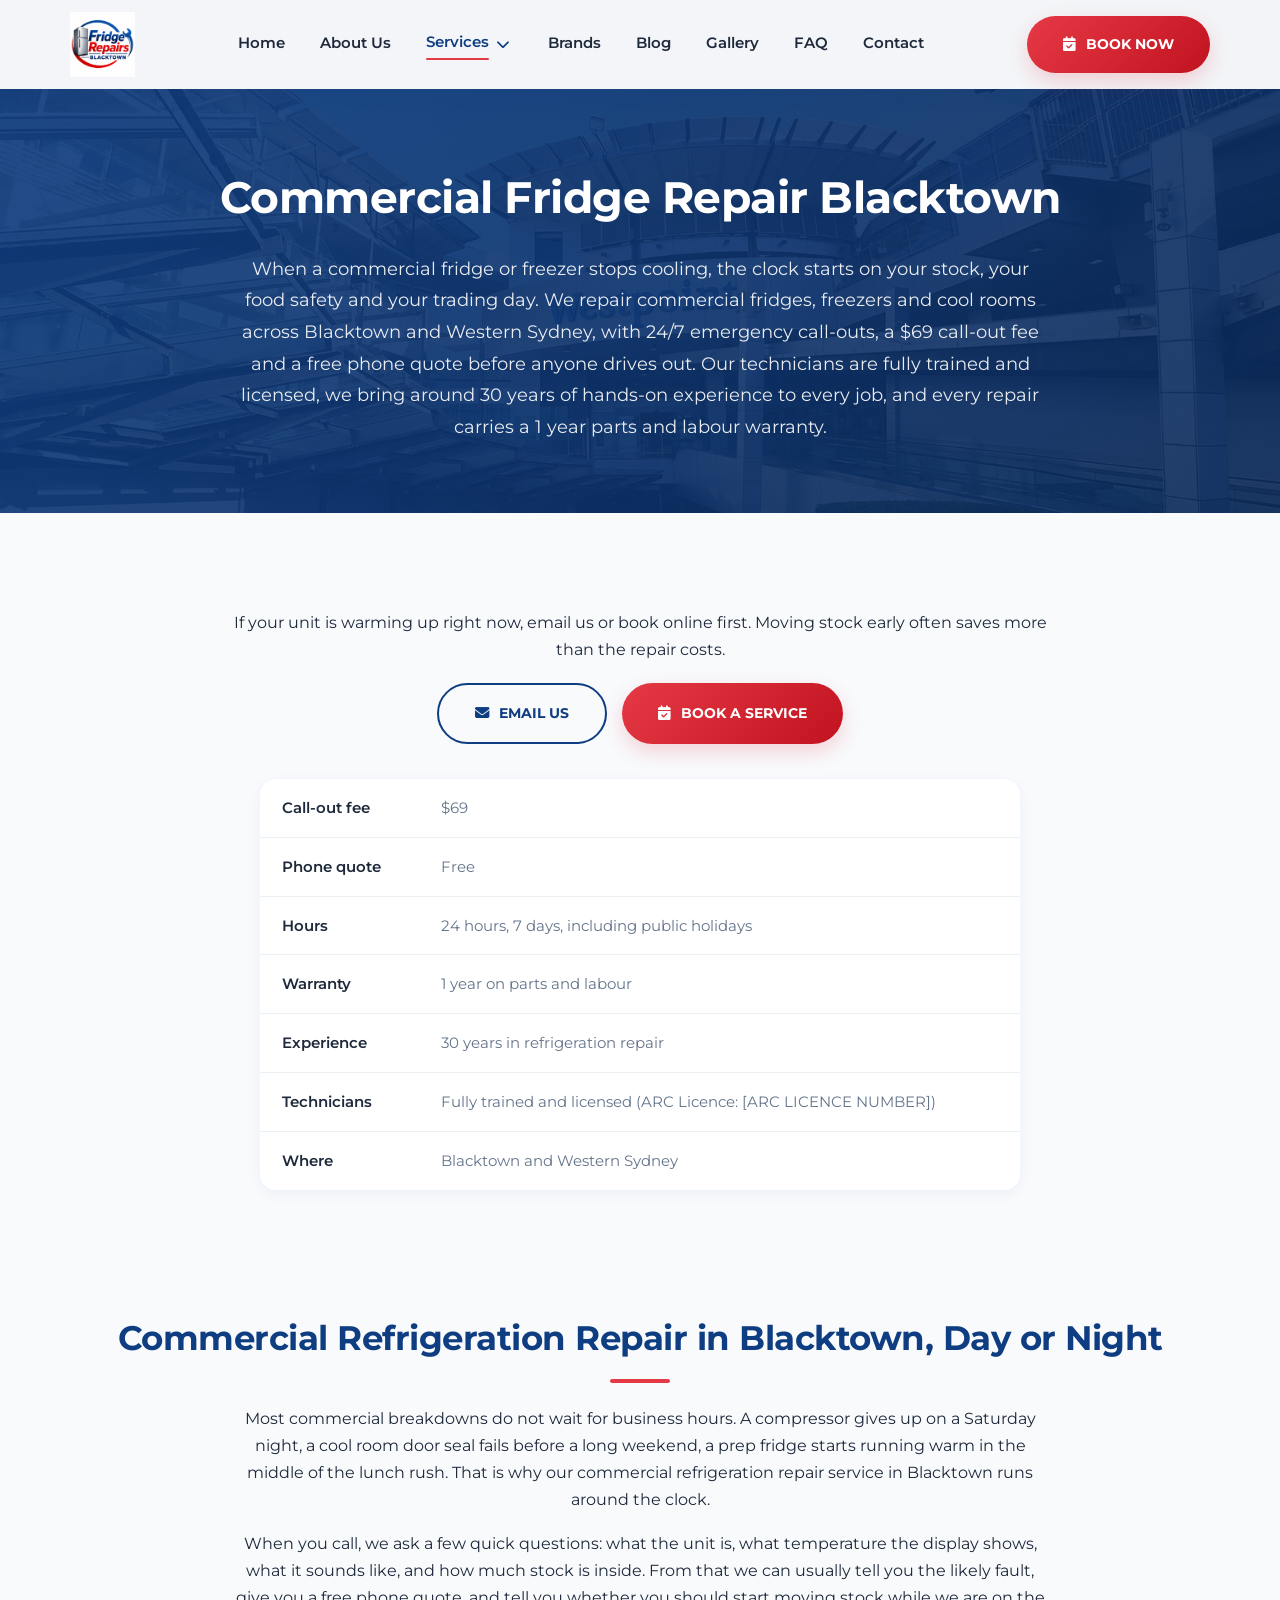
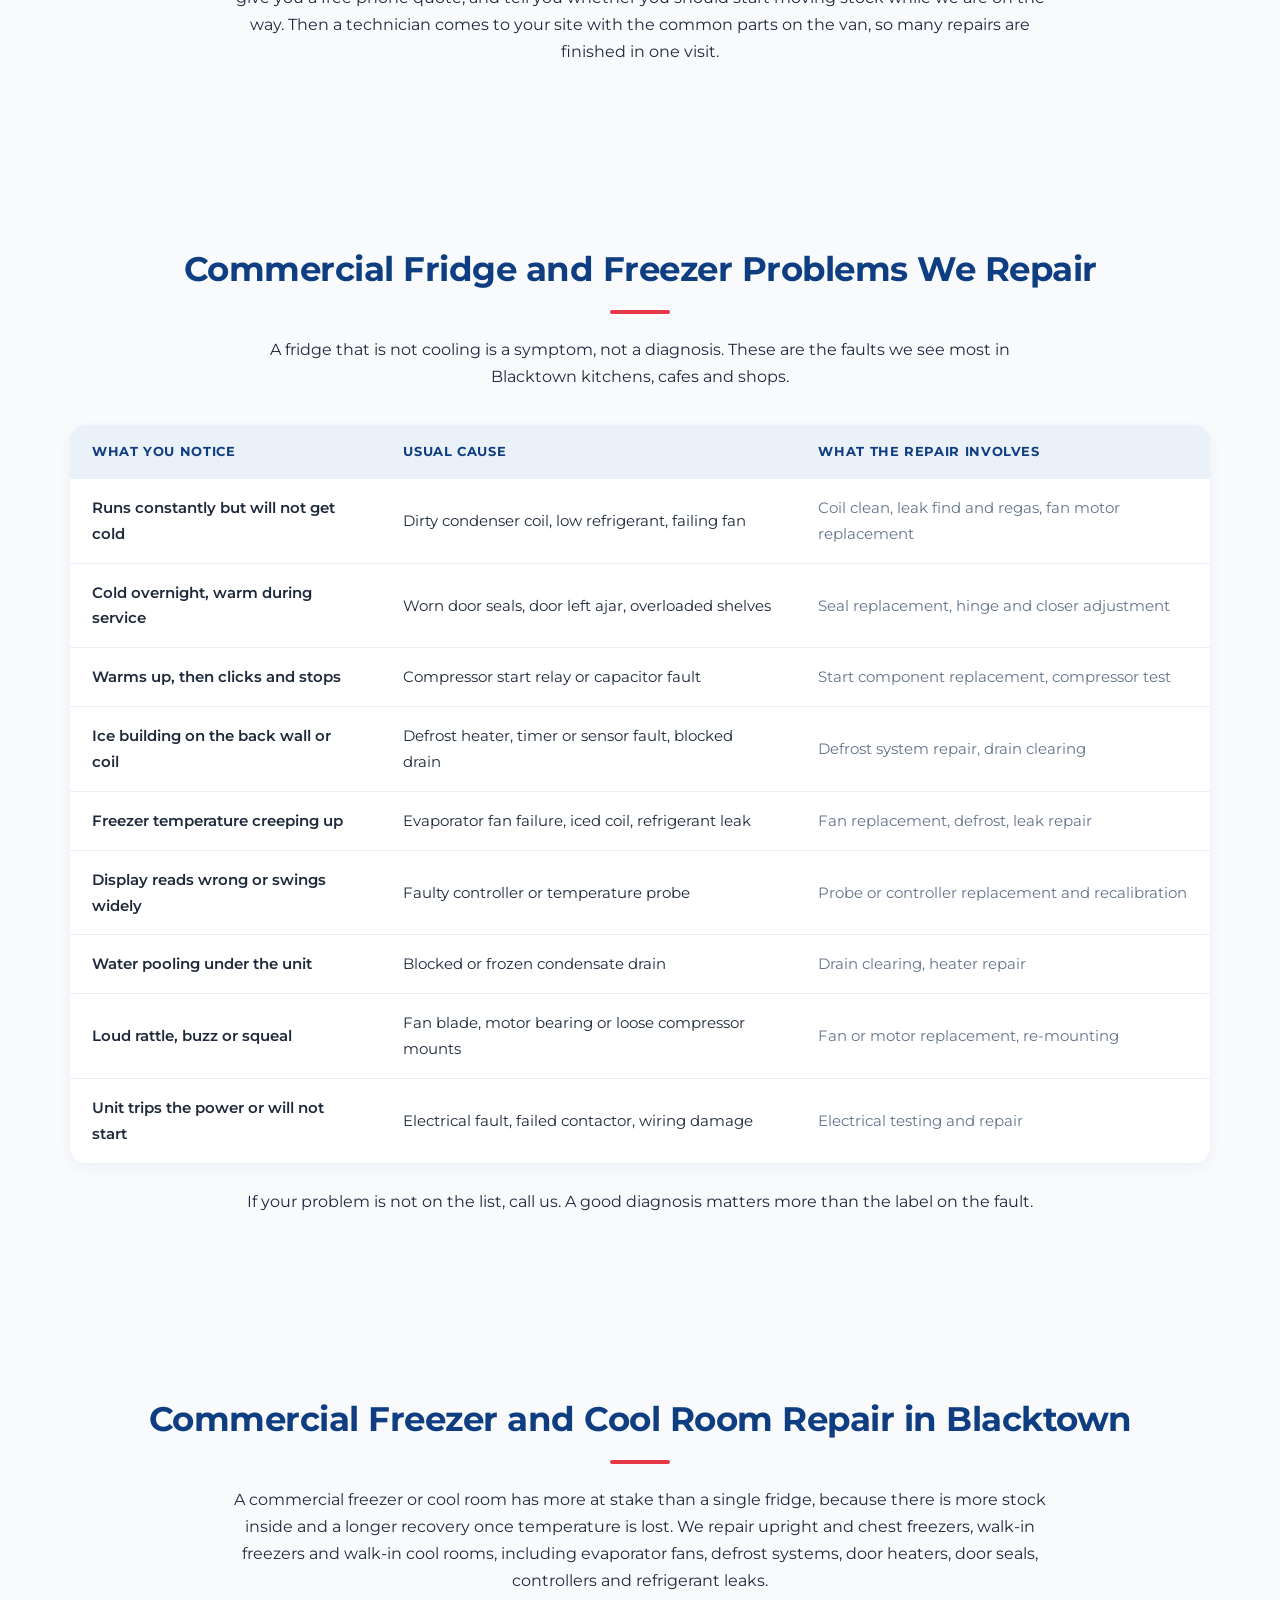
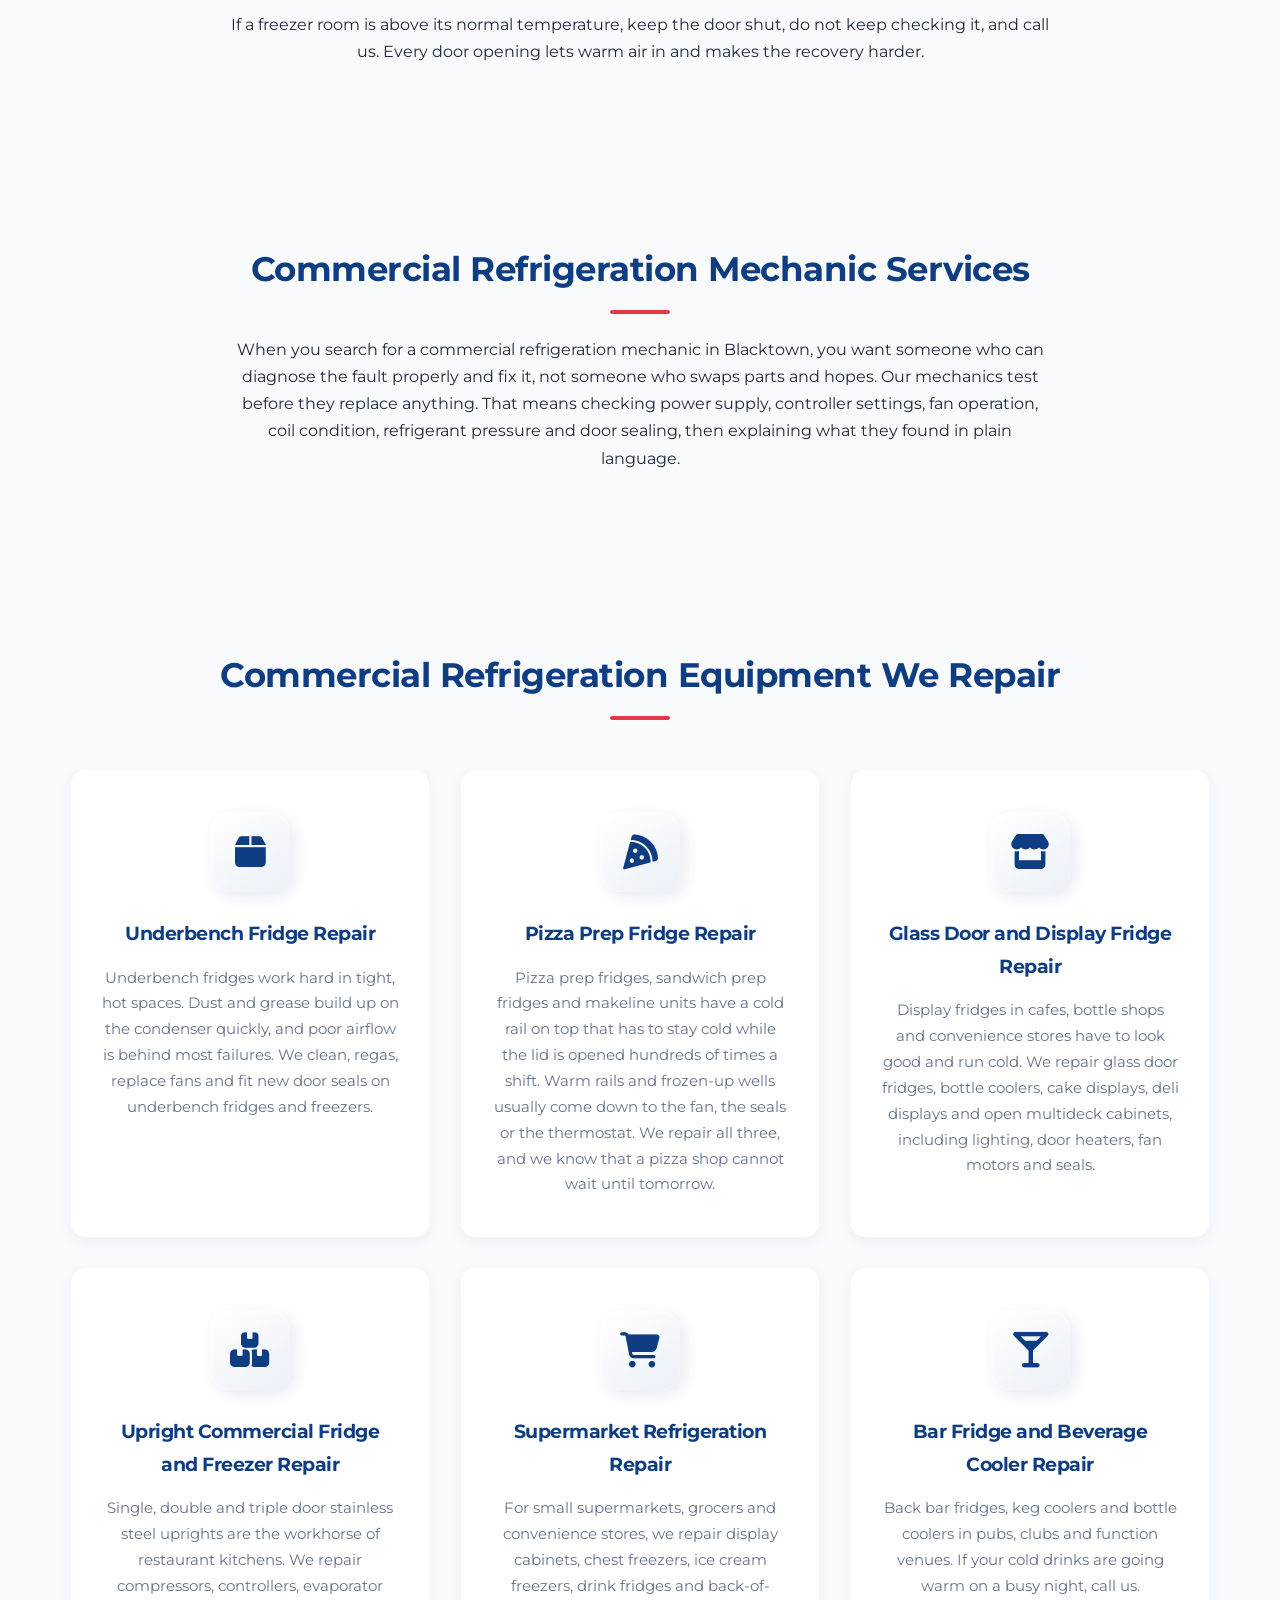
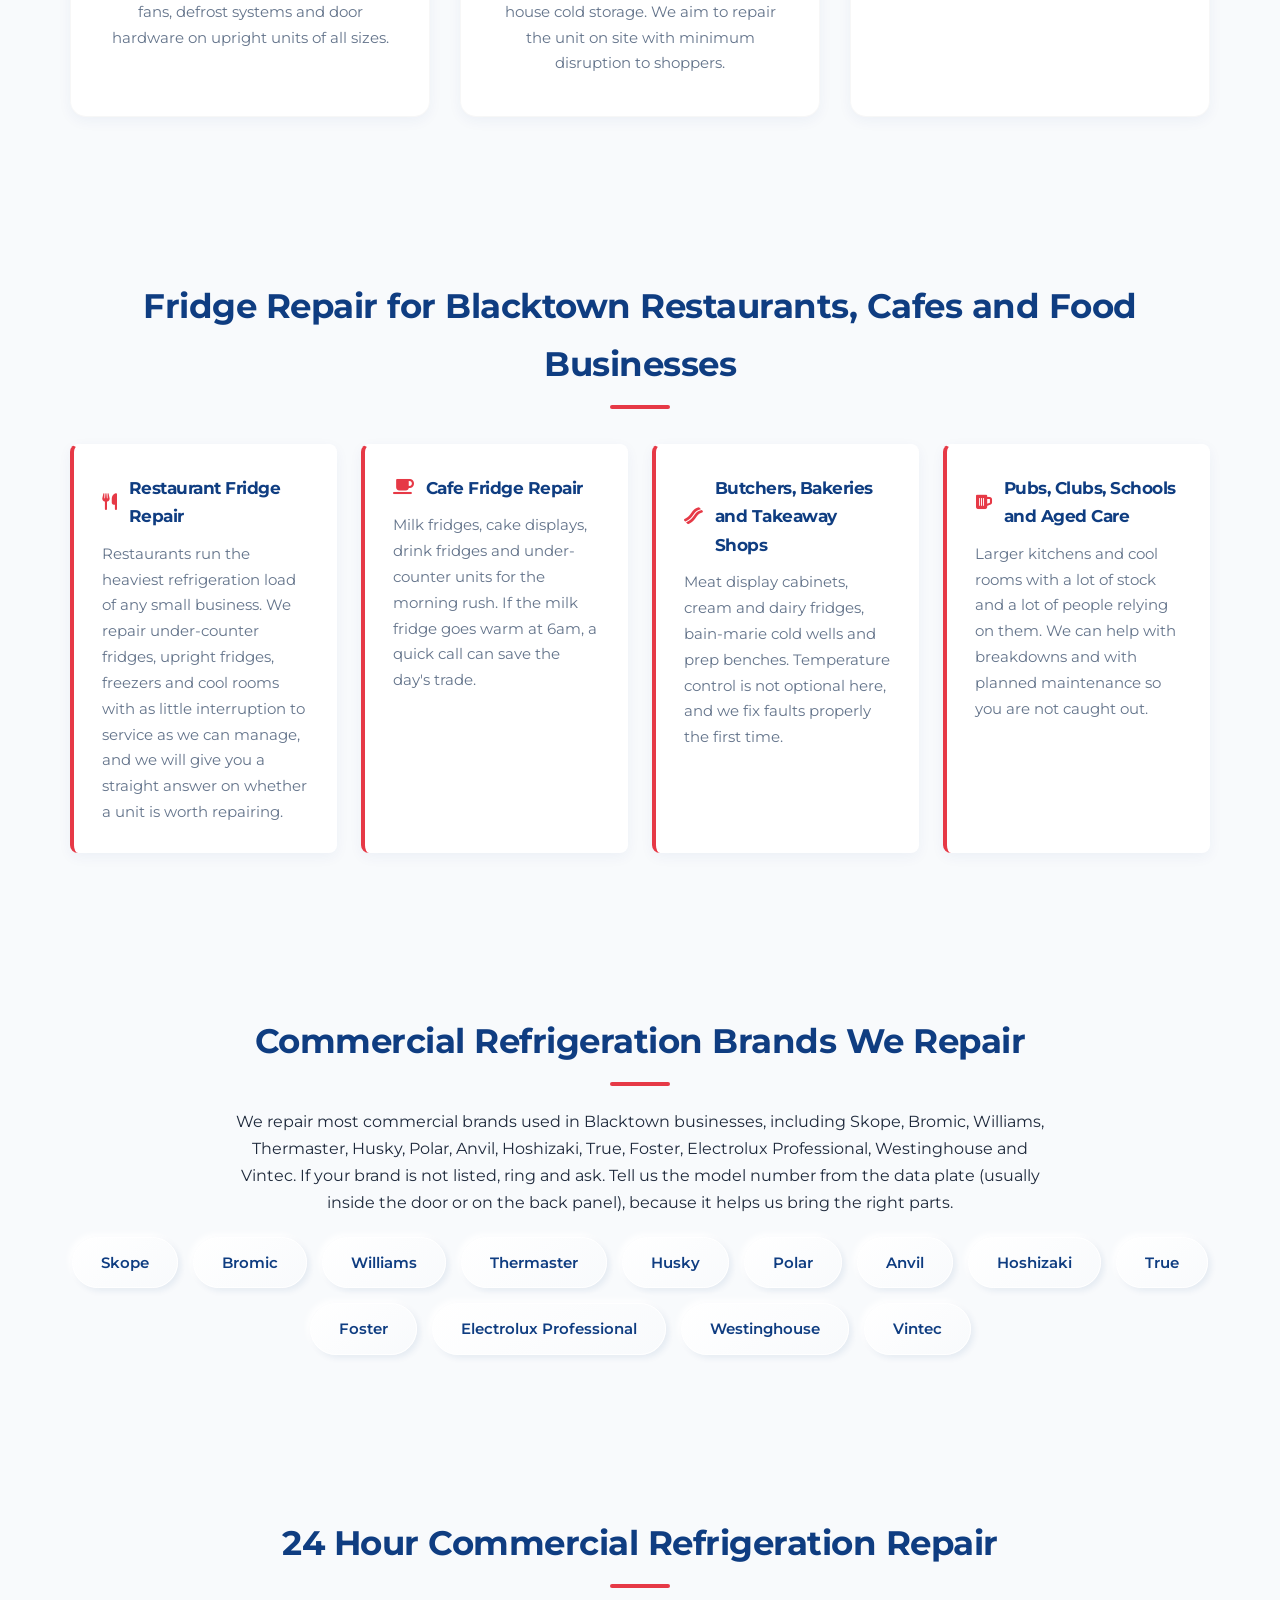
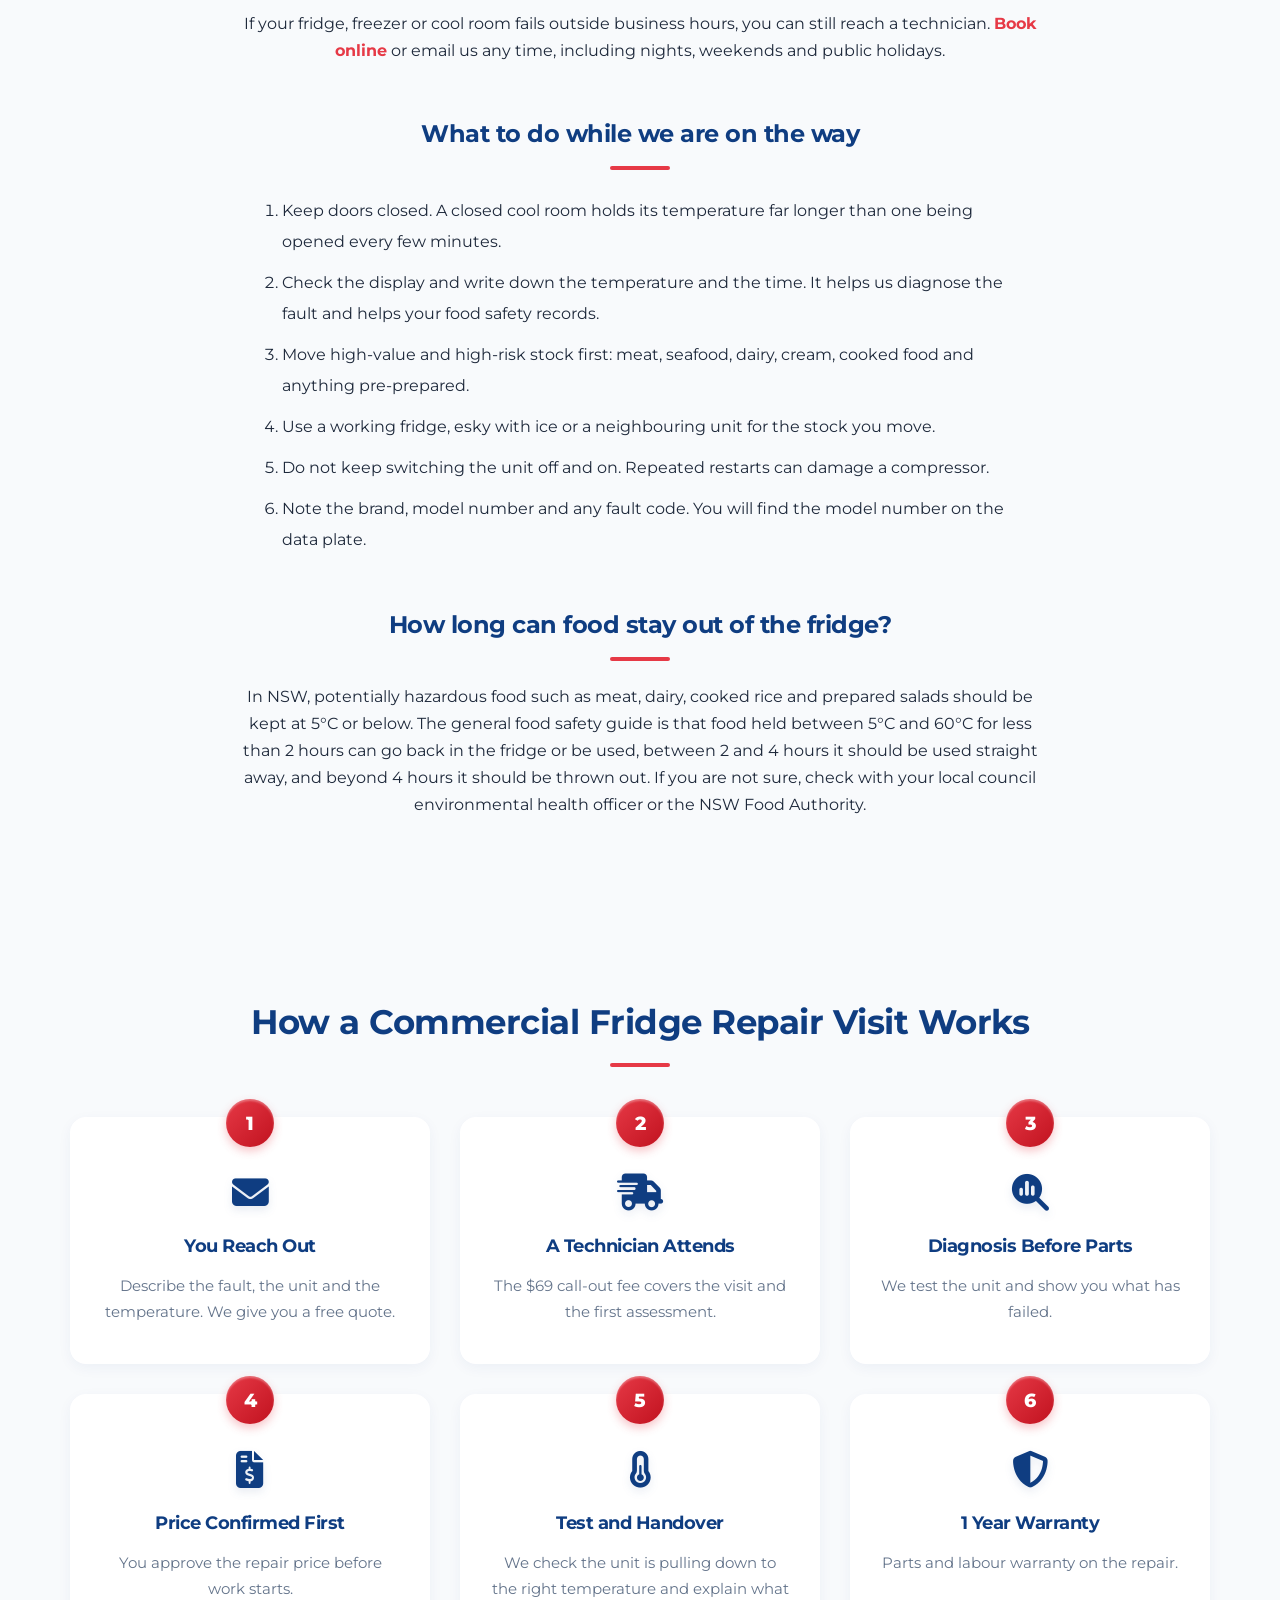
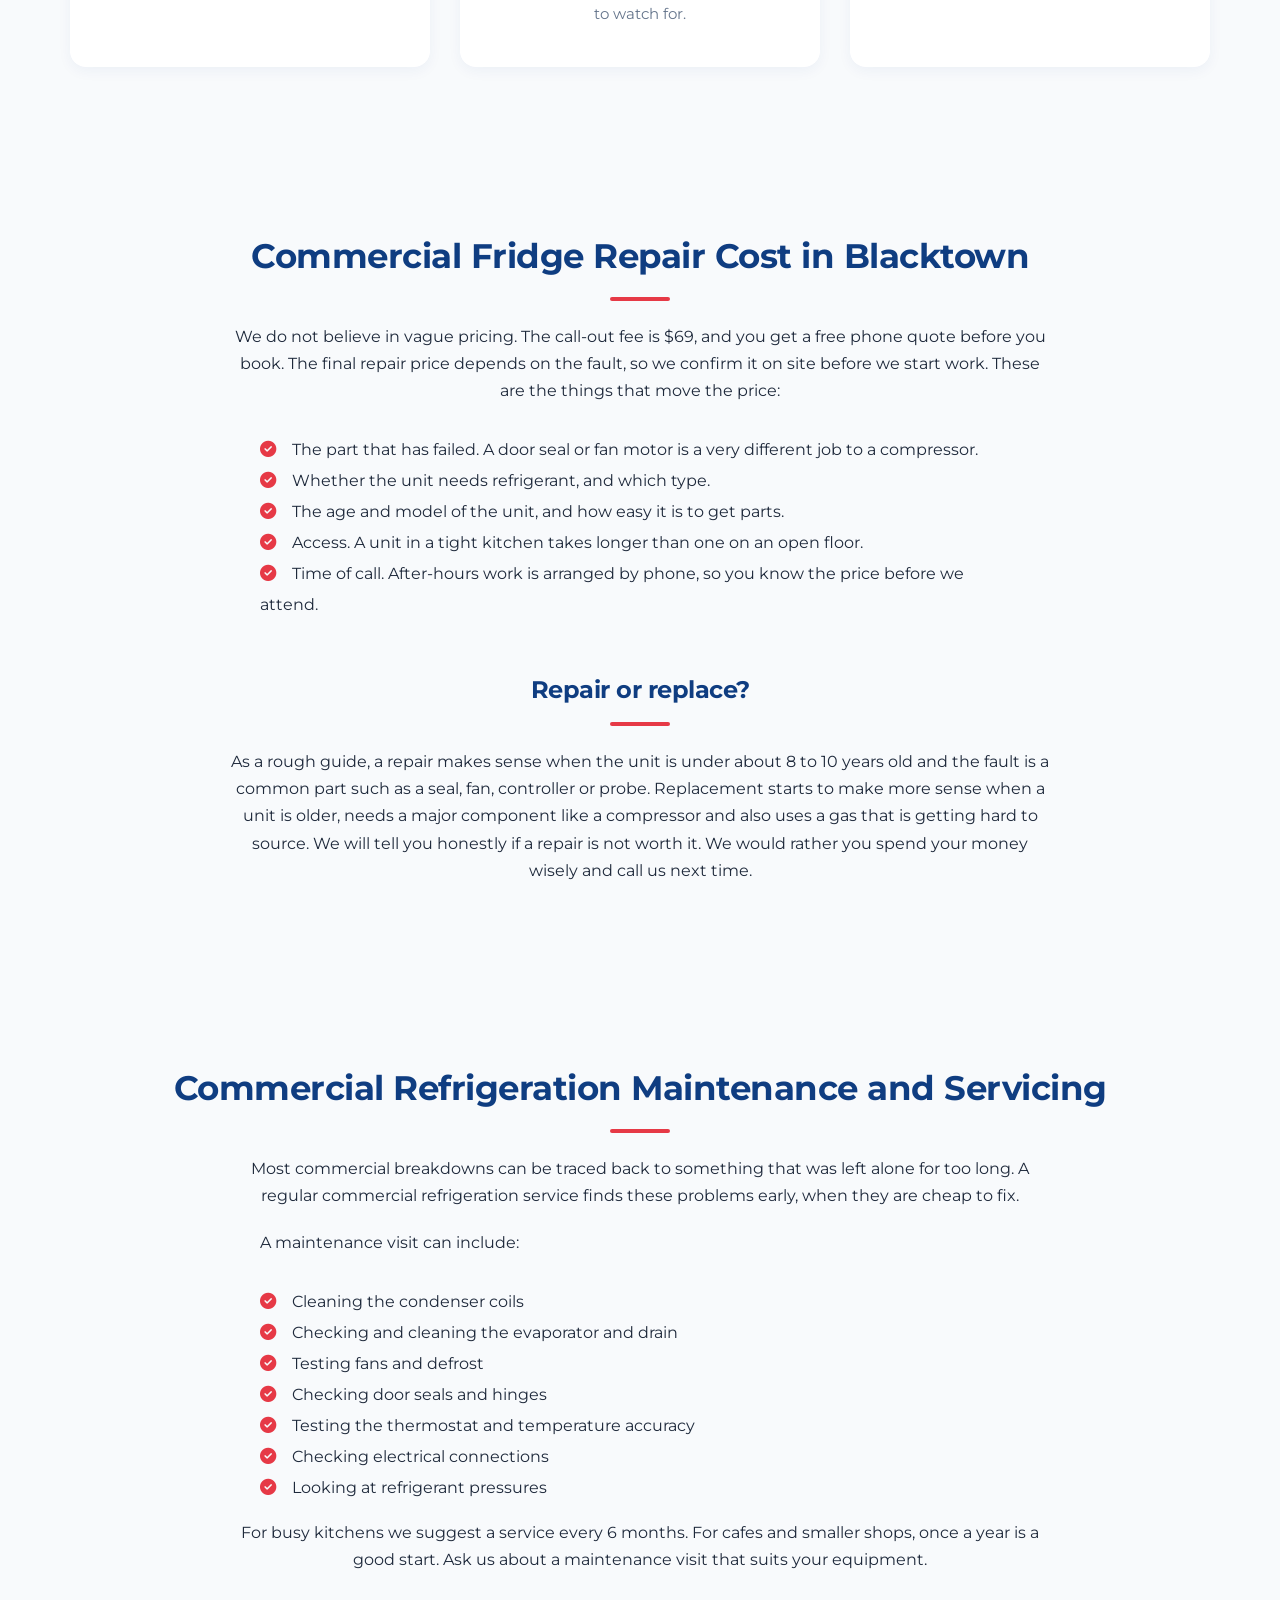
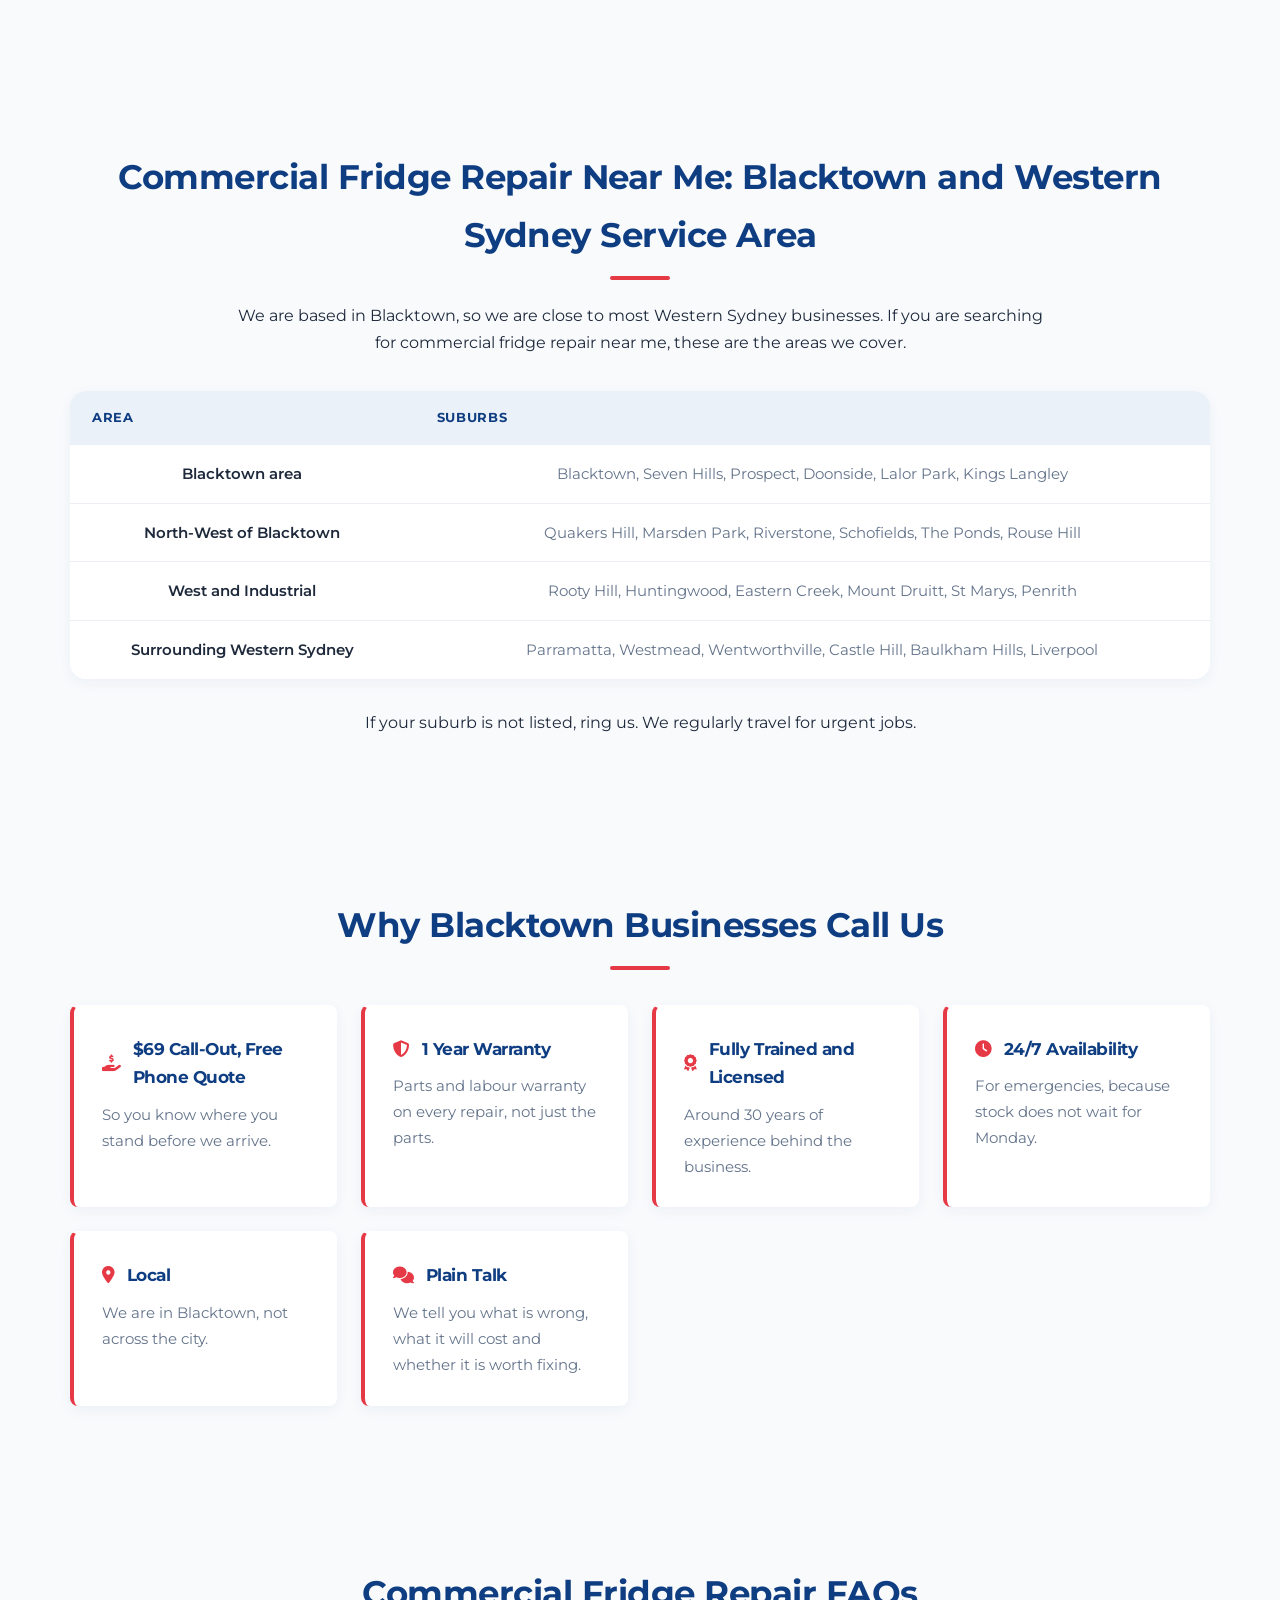
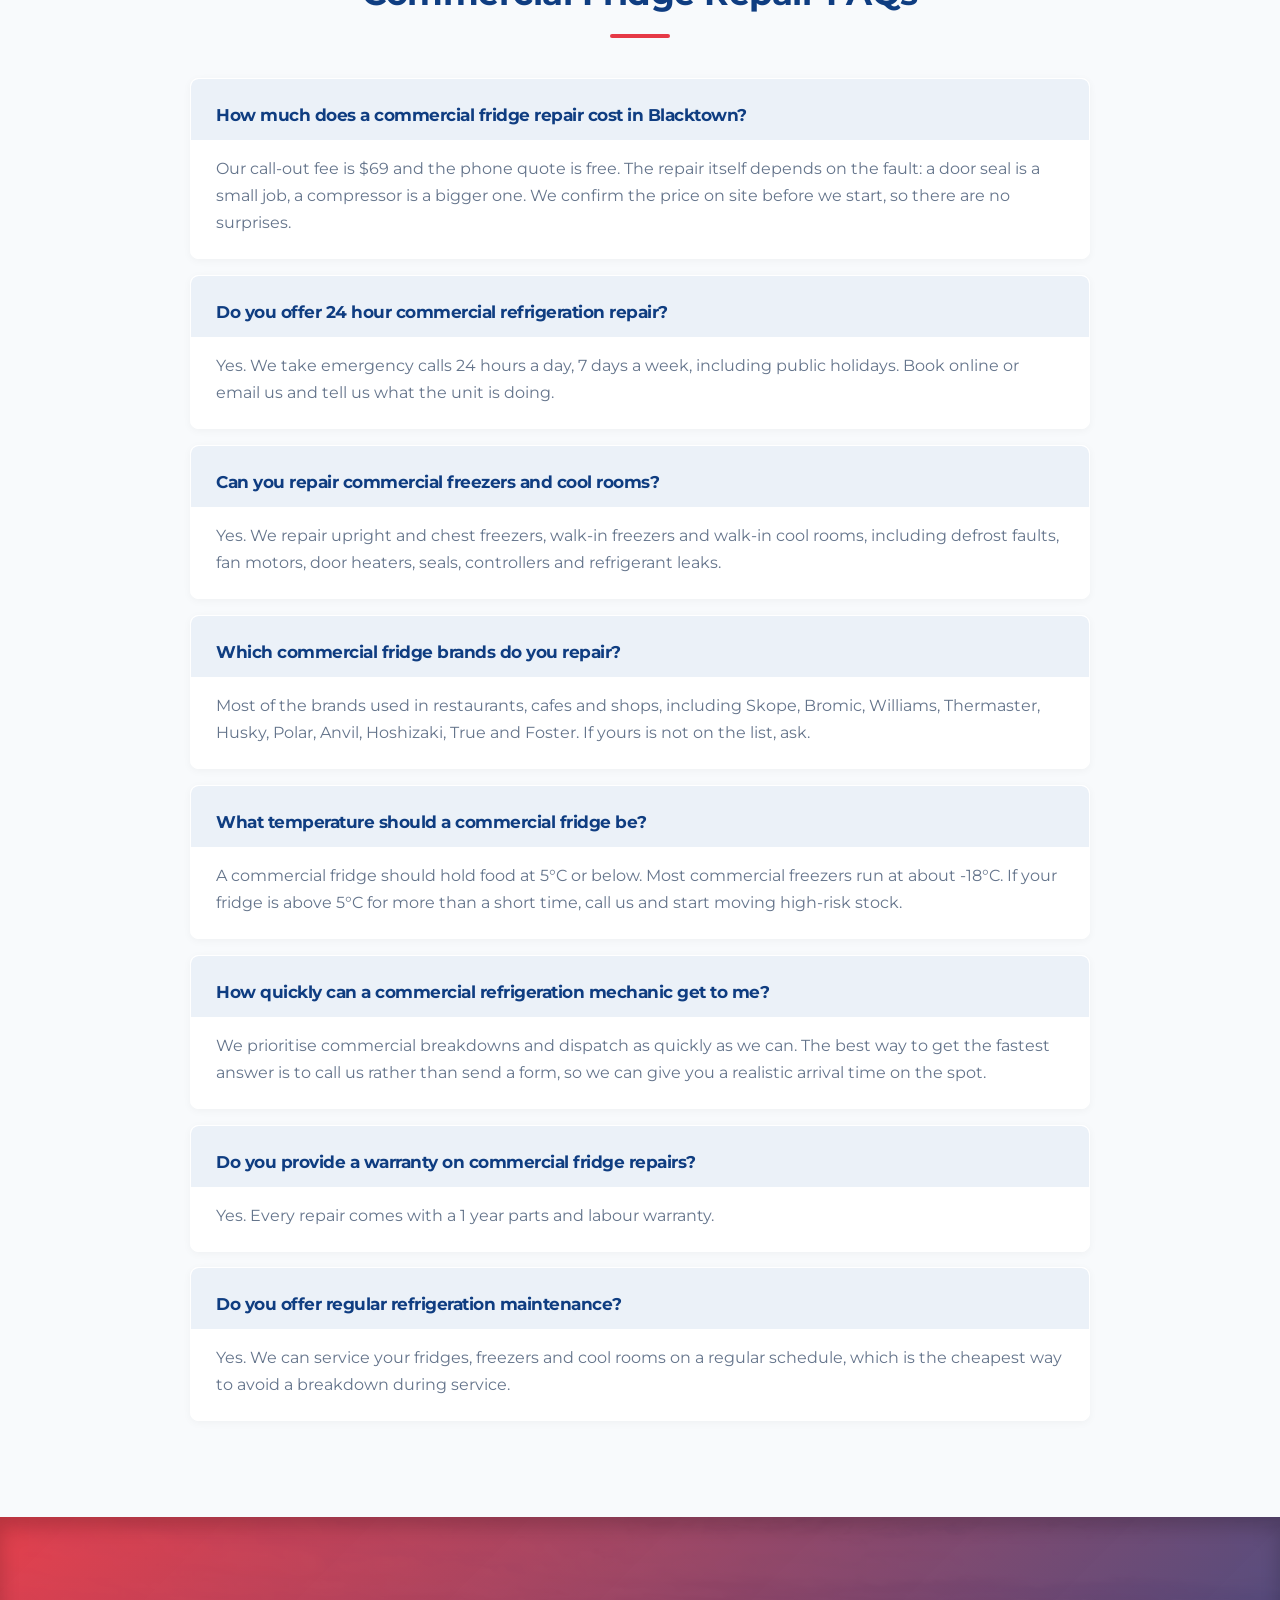
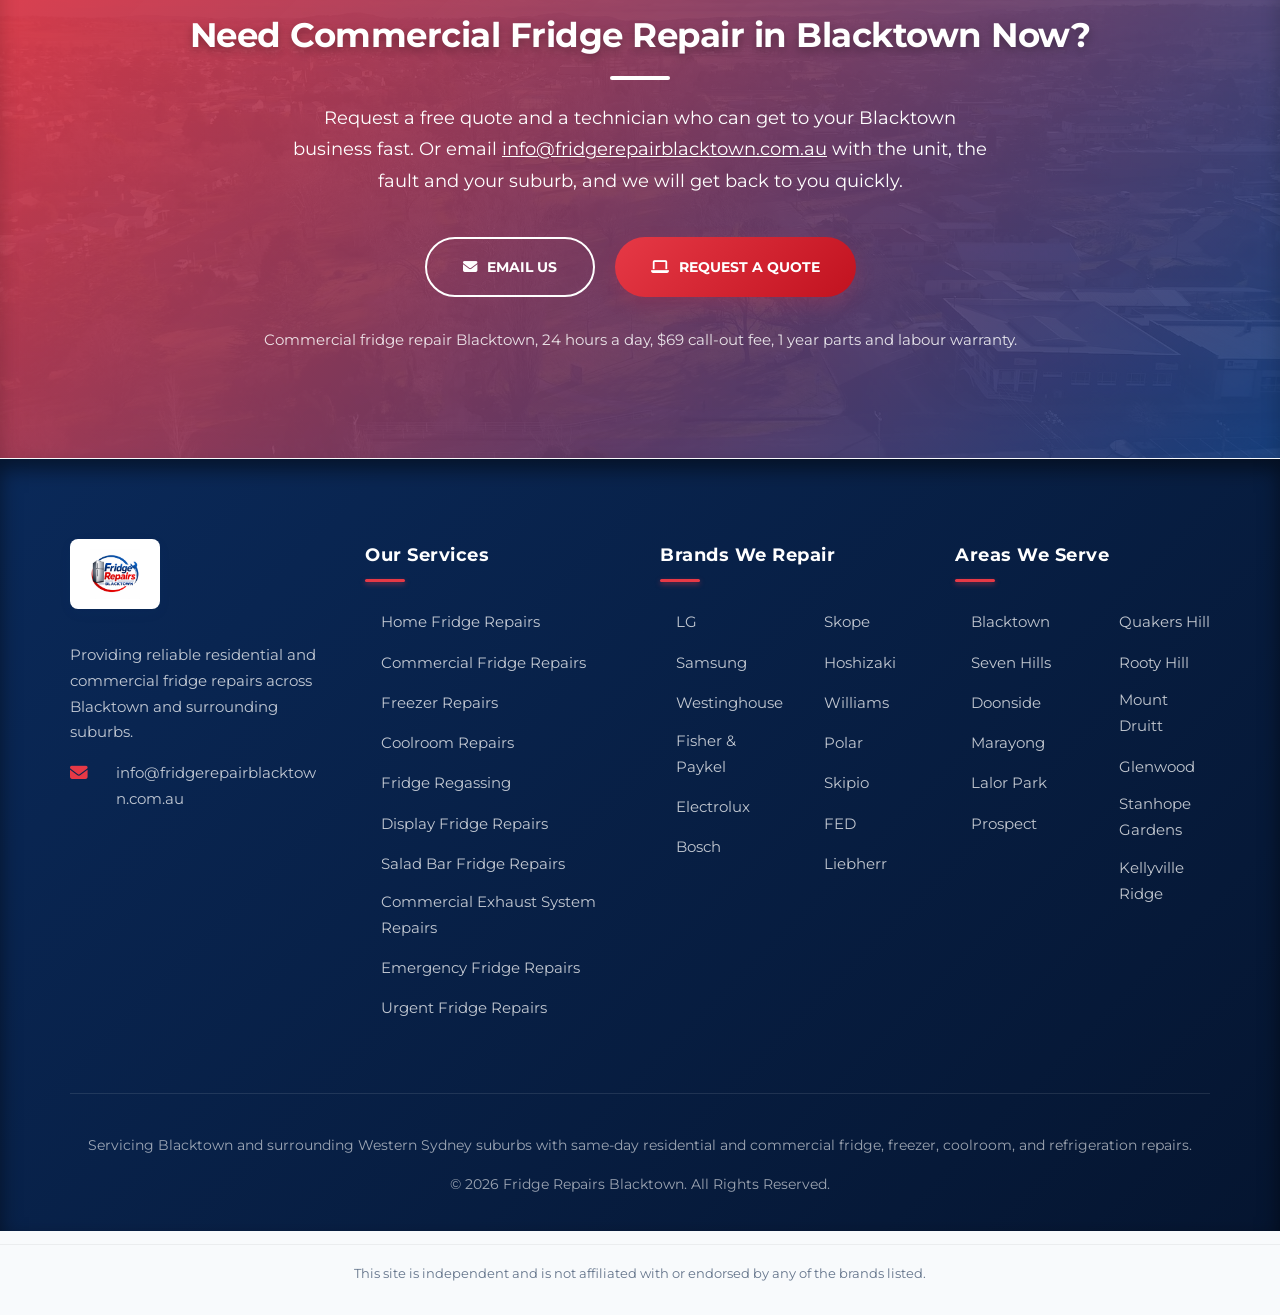
<file: commercial-fridge-repair-blacktown.html>
<!DOCTYPE html>
<html lang="en">
<head>
<meta charset="UTF-8">
<meta name="viewport" content="width=device-width, initial-scale=1.0">
<title>Commercial Fridge Repair Blacktown | 24/7 | $69 Call-Out</title>
<meta name="description" content="Commercial fridge repair in Blacktown for cafes, restaurants and shops. 24/7 callouts, $69 call-out fee, 1 year parts and labour warranty. Call now.">
<link rel="canonical" href="https://fridgerepairblacktown.com.au/commercial-fridge-repair-blacktown/">

<!--
    Schema / content notes (see Oct 2026 brief):
    - URL kept at the site's existing flat path (/commercial-fridge-repair-blacktown/)
      rather than the brief's suggested /service/ prefix, to match every other
      page's URL structure, nav links and the sitemap. Say the word if you'd
      rather move it to /service/ and have everything re-linked.
    - No telephone number is published on this site (email/book-online CTAs
      are used instead, matching the homepage), so no "telephone" property is
      in the structured data below. No ARC licence number is published yet
      either; replace [ARC LICENCE NUMBER] throughout the page once confirmed.
    - $69 call-out fee, 1-year parts/labour warranty and "around 30 years"
      experience are already published elsewhere on the site (homepage, About
      Us), so this page reuses those confirmed figures.
    - Brand list and suburb coverage below come straight from the brief --
      confirm both before publishing and remove anything you don't actually
      service/travel to.
    - No AggregateRating added (no real reviews on this page yet).
-->
<script type="application/ld+json">
{
  "@context": "https://schema.org",
  "@graph": [
    {
      "@type": "WebPage",
      "@id": "https://fridgerepairblacktown.com.au/commercial-fridge-repair-blacktown/#webpage",
      "url": "https://fridgerepairblacktown.com.au/commercial-fridge-repair-blacktown/",
      "name": "Commercial Fridge Repair Blacktown | 24/7 | $69 Call-Out",
      "description": "Commercial fridge repair in Blacktown for cafes, restaurants and shops. 24/7 callouts, $69 call-out fee, 1 year parts and labour warranty. Call now.",
      "about": { "@id": "https://fridgerepairblacktown.com.au/#organization" },
      "breadcrumb": { "@id": "https://fridgerepairblacktown.com.au/commercial-fridge-repair-blacktown/#breadcrumb" }
    },
    {
      "@type": "HVACBusiness",
      "@id": "https://fridgerepairblacktown.com.au/#organization",
      "name": "Fridge Repairs Blacktown",
      "url": "https://fridgerepairblacktown.com.au/",
      "logo": "https://fridgerepairblacktown.com.au/images/logo.webp",
      "email": "info@fridgerepairblacktown.com.au",
      "description": "Local team of licensed refrigeration mechanics repairing commercial and domestic fridges, freezers and coolrooms across Blacktown NSW 2148 and Western Sydney, with 24/7 emergency call-outs.",
      "priceRange": "$$",
      "areaServed": [
        { "@type": "City", "name": "Blacktown NSW 2148" },
        { "@type": "City", "name": "Seven Hills NSW 2147" },
        { "@type": "City", "name": "Mount Druitt NSW 2770" },
        { "@type": "City", "name": "Quakers Hill NSW 2763" },
        { "@type": "City", "name": "Parramatta NSW 2150" },
        { "@type": "City", "name": "Penrith NSW 2750" },
        { "@type": "AdministrativeArea", "name": "Western Sydney NSW" }
      ],
      "openingHoursSpecification": {
        "@type": "OpeningHoursSpecification",
        "dayOfWeek": ["Monday", "Tuesday", "Wednesday", "Thursday", "Friday", "Saturday", "Sunday"],
        "opens": "00:00",
        "closes": "23:59"
      },
      "sameAs": []
    },
    {
      "@type": "Service",
      "@id": "https://fridgerepairblacktown.com.au/commercial-fridge-repair-blacktown/#service",
      "name": "Commercial Fridge Repair",
      "serviceType": "Commercial refrigeration repair",
      "provider": { "@id": "https://fridgerepairblacktown.com.au/#organization" },
      "areaServed": [
        { "@type": "City", "name": "Blacktown NSW 2148" },
        { "@type": "City", "name": "Seven Hills NSW 2147" },
        { "@type": "City", "name": "Quakers Hill NSW 2763" },
        { "@type": "City", "name": "Mount Druitt NSW 2770" },
        { "@type": "City", "name": "Parramatta NSW 2150" },
        { "@type": "AdministrativeArea", "name": "Western Sydney NSW" }
      ],
      "description": "Commercial fridge, freezer and cool room repair for restaurants, cafes, supermarkets and other food businesses in Blacktown and Western Sydney, with 24/7 emergency call-outs and a free phone quote.",
      "url": "https://fridgerepairblacktown.com.au/commercial-fridge-repair-blacktown/",
      "offers": {
        "@type": "Offer",
        "name": "Call-out fee",
        "price": "69",
        "priceCurrency": "AUD"
      }
    },
    {
      "@type": "BreadcrumbList",
      "@id": "https://fridgerepairblacktown.com.au/commercial-fridge-repair-blacktown/#breadcrumb",
      "itemListElement": [
        { "@type": "ListItem", "position": 1, "name": "Home", "item": "https://fridgerepairblacktown.com.au/" },
        { "@type": "ListItem", "position": 2, "name": "Commercial Fridge Repair Blacktown", "item": "https://fridgerepairblacktown.com.au/commercial-fridge-repair-blacktown/" }
      ]
    },
    {
      "@type": "FAQPage",
      "@id": "https://fridgerepairblacktown.com.au/commercial-fridge-repair-blacktown/#faq",
      "mainEntity": [
        {
          "@type": "Question",
          "name": "How much does a commercial fridge repair cost in Blacktown?",
          "acceptedAnswer": { "@type": "Answer", "text": "Our call-out fee is $69 and the phone quote is free. The repair itself depends on the fault: a door seal is a small job, a compressor is a bigger one. We confirm the price on site before we start, so there are no surprises." }
        },
        {
          "@type": "Question",
          "name": "Do you offer 24 hour commercial refrigeration repair?",
          "acceptedAnswer": { "@type": "Answer", "text": "Yes. We take emergency calls 24 hours a day, 7 days a week, including public holidays. Book online or email us and tell us what the unit is doing." }
        },
        {
          "@type": "Question",
          "name": "Can you repair commercial freezers and cool rooms?",
          "acceptedAnswer": { "@type": "Answer", "text": "Yes. We repair upright and chest freezers, walk-in freezers and walk-in cool rooms, including defrost faults, fan motors, door heaters, seals, controllers and refrigerant leaks." }
        },
        {
          "@type": "Question",
          "name": "Which commercial fridge brands do you repair?",
          "acceptedAnswer": { "@type": "Answer", "text": "Most of the brands used in restaurants, cafes and shops, including Skope, Bromic, Williams, Thermaster, Husky, Polar, Anvil, Hoshizaki, True and Foster. If yours is not on the list, ask." }
        },
        {
          "@type": "Question",
          "name": "What temperature should a commercial fridge be?",
          "acceptedAnswer": { "@type": "Answer", "text": "A commercial fridge should hold food at 5°C or below. Most commercial freezers run at about -18°C. If your fridge is above 5°C for more than a short time, call us and start moving high-risk stock." }
        },
        {
          "@type": "Question",
          "name": "How quickly can a commercial refrigeration mechanic get to me?",
          "acceptedAnswer": { "@type": "Answer", "text": "We prioritise commercial breakdowns and dispatch as quickly as we can. The best way to get the fastest answer is to call us rather than send a form, so we can give you a realistic arrival time on the spot." }
        },
        {
          "@type": "Question",
          "name": "Do you provide a warranty on commercial fridge repairs?",
          "acceptedAnswer": { "@type": "Answer", "text": "Yes. Every repair comes with a 1 year parts and labour warranty." }
        },
        {
          "@type": "Question",
          "name": "Do you offer regular refrigeration maintenance?",
          "acceptedAnswer": { "@type": "Answer", "text": "Yes. We can service your fridges, freezers and cool rooms on a regular schedule, which is the cheapest way to avoid a breakdown during service." }
        }
      ]
    }
  ]
}
</script>

<!-- Favicon (Logo in browser tab) -->
<link rel="icon" type="image/webp" href="/images/logo.webp">
<link rel="apple-touch-icon" href="/images/logo.webp">

<!-- Preconnect for faster font/icon loading -->
<link rel="preconnect" href="https://fonts.googleapis.com">
<link rel="preconnect" href="https://fonts.gstatic.com" crossorigin>
<link rel="preconnect" href="https://cdnjs.cloudflare.com" crossorigin>

<link rel="preload" as="image" fetchpriority="high" href="/images/blacktownImage.webp">

<!-- Fonts -->
<link rel="preload" as="style" href="https://fonts.googleapis.com/css2?family=Montserrat:wght@400;500;600;700;800&display=swap">
<link href="https://fonts.googleapis.com/css2?family=Montserrat:wght@400;500;600;700;800&display=swap" rel="stylesheet">
<link rel="stylesheet" href="https://cdnjs.cloudflare.com/ajax/libs/font-awesome/6.4.0/css/all.min.css">

<style>
    :root {
        --primary: #0F3D81;
        --primary-light: #EBF1F8;
        --primary-dark: #0A2959;
        --secondary: #E63946;
        --secondary-dark: #C1121F;
        --text-dark: #1E293B;
        --text-light: #64748B;
        --bg-light: #F8FAFC;
        --white: #ffffff;
        --font-main: 'Montserrat', sans-serif;
        --radius: 16px;
        --radius-sm: 8px;
        --shadow-sm: 0 4px 14px rgba(15, 61, 129, 0.05);
        --shadow-md: 0 12px 32px rgba(15, 61, 129, 0.08);
        --shadow-3d: 0 15px 35px -5px rgba(15, 61, 129, 0.15), 0 5px 15px rgba(0,0,0,0.05);
        --shadow-hover: 0 25px 50px -12px rgba(15, 61, 129, 0.25), 0 15px 15px -10px rgba(15, 61, 129, 0.15);
        --transition: all 0.4s cubic-bezier(0.25, 1, 0.5, 1);
    }

    * { box-sizing: border-box; }

    html { scroll-behavior: smooth; scroll-padding-top: 90px; }

    body { margin: 0; background-color: var(--bg-light); overflow-x: hidden; -webkit-font-smoothing: antialiased; }

    .frb-reveal { opacity: 0; transform: perspective(1200px) translateY(50px) translateZ(-50px) rotateX(-8deg); transition: opacity 0.8s cubic-bezier(0.25, 1, 0.5, 1), transform 0.8s cubic-bezier(0.25, 1, 0.5, 1); will-change: opacity, transform; }
    .frb-reveal.active { opacity: 1; transform: perspective(1200px) translateY(0) translateZ(0) rotateX(0deg); }

    .frb-global-styles { font-family: var(--font-main); font-size: 16px; color: var(--text-dark); line-height: 1.7; }
    .frb-global-styles a { text-decoration: none; transition: var(--transition); }
    .frb-global-styles h1, .frb-global-styles h2, .frb-global-styles h3 { color: var(--primary); margin-top: 0; font-weight: 700; letter-spacing: -0.5px; }

    /* HEADER & BLUR SCROLL EFFECT */
    .frb-site-header {
        width: 100%;
        background-color: rgba(255, 255, 255, 0.95);
        backdrop-filter: blur(12px);
        -webkit-backdrop-filter: blur(12px);
        box-shadow: 0 4px 20px rgba(15, 61, 129, 0.08);
        position: fixed;
        top: 0;
        left: 0;
        z-index: 9999;
        transition: background-color 0.3s ease, box-shadow 0.3s ease, backdrop-filter 0.3s ease, -webkit-backdrop-filter 0.3s ease;
    }
    .frb-site-header.scrolled {
        background-color: rgba(255, 255, 255, 0.75);
        backdrop-filter: blur(20px);
        -webkit-backdrop-filter: blur(20px);
        box-shadow: 0 8px 25px rgba(15, 61, 129, 0.12);
    }
    .frb-header-container { width: 90%; max-width: 1140px; margin: 0 auto; display: flex; justify-content: space-between; align-items: center; padding: 12px 0; }
    .frb-logo img { max-height: 65px; width: auto; display: block; transition: var(--transition); }
    .frb-logo img:hover { transform: scale(1.03) translateY(-2px); }
    .frb-main-nav { flex-grow: 1; display: flex; justify-content: center; }
    .frb-main-nav ul { list-style: none; display: flex; gap: 35px; margin: 0; padding: 0; }
    .frb-main-nav ul li a { color: var(--text-dark); font-weight: 600; font-size: 0.95rem; text-transform: capitalize; position: relative; padding-bottom: 6px; }
    .frb-main-nav ul li a::after { content: ''; position: absolute; bottom: 0; left: 0; width: 0; height: 2px; background-color: var(--secondary); transition: var(--transition); border-radius: 2px; }

    .frb-main-nav ul li a.active { color: var(--primary); }
    .frb-main-nav ul li a.active::after { width: 100%; }

    @media (hover: hover) and (pointer: fine) {
        .frb-main-nav ul li a:hover { color: var(--primary); }
        .frb-main-nav ul li a:hover::after { width: 100%; }
    }

    .frb-header-actions { display: flex; align-items: center; gap: 20px; }
    .frb-mobile-toggle { display: none; background: none; border: none; font-size: 1.8rem; cursor: pointer; color: var(--primary); }

    .frb-container { width: 90%; max-width: 1140px; margin: 0 auto; padding: 80px 0; }

    .frb-btn { display: inline-flex; align-items: center; justify-content: center; gap: 10px; padding: 16px 36px; border-radius: 50px; font-weight: 700; text-transform: uppercase; font-size: 0.9em; border: none; background: linear-gradient(135deg, var(--secondary) 0%, var(--secondary-dark) 100%); color: var(--white); cursor: pointer; transition: var(--transition); box-shadow: 0 8px 20px rgba(230, 57, 70, 0.2); }
    .frb-btn:hover { color: var(--white); transform: translateY(-3px) scale(1.02); box-shadow: 0 12px 25px rgba(230, 57, 70, 0.3); }
    .frb-btn-outline { background: transparent; color: var(--primary); border: 2px solid var(--primary); box-shadow: none; }
    .frb-btn-outline:hover { background-color: var(--primary); color: var(--white); transform: translateY(-3px) scale(1.02); }

    /* MOBILE STICKY CTA */
    .frb-mobile-cta { display: none; position: fixed; bottom: 0; left: 0; width: 100%; z-index: 9998; }
    .frb-mobile-cta .frb-btn { width: 100%; border-radius: 0; padding: 20px; font-size: 1.05rem; box-shadow: 0 -5px 25px rgba(15, 61, 129, 0.2); }

    /* BANNER */
    .frb-page-banner { background: linear-gradient(135deg, rgba(15, 61, 129, 0.92), rgba(10, 41, 89, 0.9)), url('/images/blacktownImage.webp') center/cover no-repeat; padding: 160px 0 70px; text-align: center; color: var(--white); }
    .frb-page-banner h1 { font-size: clamp(30px, 4.6vw, 44px); color: var(--white); margin-bottom: 18px; border: none; }
    .frb-page-banner p { font-size: 1.1em; color: rgba(255,255,255,0.9); max-width: 820px; margin: 0 auto; line-height: 1.8; }

    /* SECTION TITLES */
    .frb-bg-light { background-color: var(--bg-light); }
    .frb-text-center { text-align: center; }
    h2, .frb-section-title { font-size: clamp(26px, 4vw, 34px) !important; margin-bottom: 22px; position: relative; padding-bottom: 15px; }
    h3.frb-section-title { font-size: clamp(20px, 3vw, 24px) !important; }
    .frb-section-title::after { content: ''; position: absolute; bottom: 0; left: 0; width: 60px; height: 4px; border-radius: 4px; background-color: var(--secondary); }
    .frb-section-title.center::after { left: 50%; transform: translateX(-50%); }

    /* INTRO BLOCK UNDER BANNER */
    .frb-intro-block { max-width: 820px; margin: 0 auto; text-align: center; }
    .frb-check-list { list-style: none; padding: 0; margin: 30px auto 0; max-width: 760px; text-align: left; font-size: 1.02em; line-height: 1.9; }
    .frb-check-list li i { color: var(--secondary); margin-right: 12px; }
    .frb-ordered-list { max-width: 760px; margin: 25px auto 0; text-align: left; font-size: 1.02em; line-height: 1.9; padding-left: 22px; }
    .frb-ordered-list li { margin-bottom: 10px; }

    /* FAULT / SIGNS CARDS */
    .frb-faults-grid { display: grid; grid-template-columns: repeat(auto-fit, minmax(260px, 1fr)); gap: 24px; margin-top: 35px; }
    .frb-fault-card { background: var(--white); border-radius: var(--radius-sm); padding: 28px; border-left: 4px solid var(--secondary); box-shadow: var(--shadow-sm); transition: var(--transition); border-top: 2px solid rgba(255,255,255,1); transform-style: preserve-3d; backface-visibility: hidden; }
    @media (hover: hover) { .frb-fault-card:hover { transform: translateX(5px) perspective(1000px) rotateY(-4deg); box-shadow: var(--shadow-hover); } }
    .frb-fault-card h3 { font-size: 1.05em; color: var(--primary); margin-bottom: 10px; display: flex; align-items: center; gap: 12px; }
    .frb-fault-card h3 i { color: var(--secondary); }
    .frb-fault-card p { font-size: 0.95em; margin: 0; color: var(--text-light); }

    /* EQUIPMENT SERVICE CARDS */
    .frb-services-grid { display: grid; grid-template-columns: repeat(auto-fit, minmax(300px, 1fr)); gap: 30px; margin-top: 50px; }
    .frb-service-card { background: var(--white); padding: 40px 30px; border-radius: var(--radius); text-align: center; transition: var(--transition); box-shadow: var(--shadow-sm); border: 1px solid rgba(0,0,0,0.03); border-top: 2px solid rgba(255,255,255,1); transform-style: preserve-3d; backface-visibility: hidden; }
    @media (hover: hover) { .frb-service-card:hover { transform: translateY(-10px) perspective(1000px) rotateX(4deg); box-shadow: var(--shadow-hover); } .frb-service-card:hover .frb-service-icon { background: var(--primary); color: var(--white); border-radius: 50%; box-shadow: 0 10px 20px rgba(15,61,129,0.3); transform: translateZ(30px) rotateY(10deg); } }
    .frb-service-icon { width: 80px; height: 80px; border-radius: 20px; background: linear-gradient(145deg, var(--white), var(--primary-light)); box-shadow: inset 2px 2px 5px rgba(255,255,255,0.8), 5px 5px 15px rgba(15,61,129,0.1); display: inline-flex; align-items: center; justify-content: center; font-size: 2.2em; margin-bottom: 25px; color: var(--primary); transition: var(--transition); }
    .frb-service-card h3 { font-size: 1.2em; margin-bottom: 15px; transform: translateZ(15px); }
    .frb-service-card p { color: var(--text-light); margin: 0; transform: translateZ(10px); font-size: 0.95em; }

    /* COMPARE / DATA TABLE */
    .frb-table-wrapper { overflow-x: auto; margin-top: 35px; border-radius: var(--radius); box-shadow: var(--shadow-sm); }
    table.frb-compare-table { width: 100%; border-collapse: collapse; background: var(--white); min-width: 620px; }
    table.frb-compare-table th { background: var(--primary-light); color: var(--primary); text-align: left; padding: 16px 22px; font-size: 0.8em; text-transform: uppercase; letter-spacing: 0.05em; font-weight: 700; }
    table.frb-compare-table td { padding: 16px 22px; border-bottom: 1px solid rgba(15, 61, 129, 0.08); font-size: 0.95em; }
    table.frb-compare-table tr:last-child td { border-bottom: none; }
    table.frb-compare-table td:first-child { font-weight: 600; color: var(--text-dark); }
    table.frb-compare-table td:last-child { color: var(--text-light); }
    table.frb-glance-table { min-width: 0; }

    /* PROCESS STEPS */
    .frb-process-grid { display: grid; grid-template-columns: repeat(auto-fit, minmax(280px, 1fr)); gap: 30px; margin-top: 50px; text-align: center; }
    .frb-process-step { position: relative; padding: 40px 30px; border-radius: var(--radius); background: var(--white); box-shadow: var(--shadow-sm); transition: var(--transition); z-index: 1; border-top: 2px solid rgba(255,255,255,1); transform-style: preserve-3d; backface-visibility: hidden; }
    @media (hover: hover) { .frb-process-step:hover { transform: translateY(-8px) scale(1.02); box-shadow: var(--shadow-hover); z-index: 2; } .frb-process-step:hover i { color: var(--secondary); transform: scale(1.15) translateZ(20px); } }
    .frb-step-num { position: absolute; top: -20px; left: 50%; transform: translateX(-50%); width: 48px; height: 48px; background: linear-gradient(135deg, var(--secondary), var(--secondary-dark)); color: var(--white); display: flex; align-items: center; justify-content: center; border-radius: 50%; font-weight: 800; font-size: 1.2em; box-shadow: 0 4px 10px rgba(230,57,70,0.3), inset 0 2px 2px rgba(255,255,255,0.3); z-index: 2; }
    .frb-process-step i { font-size: 2.3em; color: var(--primary); margin: 15px 0 20px; display: block; transition: var(--transition); filter: drop-shadow(0 4px 4px rgba(15,61,129,0.1)); }
    .frb-process-step h3 { font-size: 1.1em; margin-bottom: 12px; transform: translateZ(15px); }
    .frb-process-step p { color: var(--text-light); font-size: 0.95em; margin: 0; transform: translateZ(10px); }

    /* TAG GRID */
    .frb-tag-grid { display: flex; flex-wrap: wrap; justify-content: center; gap: 15px; margin-top: 20px; }
    .frb-tag-item { background: linear-gradient(145deg, var(--white), var(--bg-light)); color: var(--primary); padding: 12px 28px; border-radius: 50px; font-weight: 600; font-size: 0.95em; transition: var(--transition); border: 1px solid rgba(255,255,255,1); box-shadow: 3px 3px 6px rgba(15, 61, 129, 0.08), -3px -3px 6px #ffffff; }
    @media (hover: hover) { .frb-tag-item:hover { background: linear-gradient(135deg, var(--primary), var(--primary-dark)); color: var(--white); transform: translateY(-3px) scale(1.05); box-shadow: 0 8px 15px rgba(15, 61, 129, 0.2); } }

    /* FAQ */
    .frb-faq-item { padding: 0; overflow: hidden; border-radius: var(--radius-sm); border: 1px solid rgba(255,255,255,1); margin-bottom: 16px; background: var(--white); box-shadow: 0 2px 8px rgba(0,0,0,0.04); transition: var(--transition); }
    @media (hover: hover) { .frb-faq-item:hover { transform: translateY(-2px); box-shadow: var(--shadow-hover); } }
    .frb-faq-question { padding: 22px 25px 10px 25px; font-weight: 600; color: var(--primary); background: var(--primary-light); border-radius: var(--radius-sm) var(--radius-sm) 0 0; display: block; width: 100%; text-align: left; font-family: var(--font-main); font-size: 1.05em; margin: 0; border: none; }
    .frb-faq-answer { color: var(--text-light); padding: 0 25px 22px 25px; background: var(--white); border-radius: 0 0 var(--radius-sm) var(--radius-sm); }
    .frb-faq-answer p { margin-top: 15px; margin-bottom: 0; line-height: 1.7; }

    /* CTA SECTION */
    .frb-cta-section { background: linear-gradient(135deg, rgba(230, 57, 70, 0.95), rgba(15, 61, 129, 0.9)), url('/images/emergencyimage.webp') center/cover fixed; color: var(--white); text-align: center; padding: clamp(60px, 8vw, 90px) 20px; box-shadow: inset 0 10px 20px rgba(0,0,0,0.2); }
    .frb-cta-section .frb-section-title { color: var(--white); text-shadow: 0 4px 10px rgba(0,0,0,0.3); }
    .frb-cta-section .frb-section-title::after { background-color: var(--white); }
    .frb-cta-section .frb-btn-outline { color: var(--white); border-color: var(--white); }
    @media (hover: hover) { .frb-cta-section .frb-btn-outline:hover { background: var(--white); color: var(--primary); } }

    .frb-footer-note { text-align: center; padding: 18px 20px; font-size: 0.8em; color: var(--text-light); background: var(--bg-light); border-top: 1px solid rgba(0,0,0,0.05); }

    /* ================= MODERN FOOTER ================= */
    .frb-footer { background: linear-gradient(135deg, var(--primary-dark), #051530); color: var(--white); padding: 80px 0 20px; font-family: var(--font-main); box-shadow: inset 0 10px 20px rgba(0,0,0,0.5); }
    .frb-footer-grid { display: grid; grid-template-columns: repeat(auto-fit, minmax(220px, 1fr)); gap: 40px; width: 90%; max-width: 1140px; margin: 0 auto; }
    .frb-footer-logo-wrapper { background: var(--white); padding: 10px 20px; border-radius: var(--radius-sm); display: inline-block; box-shadow: var(--shadow-sm); margin-bottom: 15px; }
    .frb-footer-brand p { color: rgba(255, 255, 255, 0.75); font-size: 0.95em; line-height: 1.7; margin-top: 10px; }
    .frb-footer-contact { list-style: none; padding: 0; margin-top: 20px; }
    .frb-footer-contact li { display: flex; align-items: flex-start; gap: 12px; margin-bottom: 15px; color: rgba(255, 255, 255, 0.9); overflow-wrap: anywhere; word-break: break-word; }
    .frb-footer-contact i { color: var(--secondary); font-size: 1.1em; flex-shrink: 0; margin-top: 4px; }
    .frb-footer-contact a { color: inherit; text-decoration: none; transition: var(--transition); }
    @media (hover: hover) { .frb-footer-contact a:hover { color: var(--white); text-shadow: 0 0 10px rgba(255,255,255,0.5); } }
    .frb-footer-col h4 { color: var(--white); font-size: 1.15em; margin-top: 0; margin-bottom: 25px; position: relative; padding-bottom: 12px; font-weight: 700; letter-spacing: 0.5px; }
    .frb-footer-col h4::after { content: ''; position: absolute; bottom: 0; left: 0; width: 40px; height: 3px; border-radius: 3px; background: var(--secondary); box-shadow: 0 2px 5px rgba(230,57,70,0.5); }
    .frb-footer-col ul { list-style: none; padding: 0; margin: 0; }
    .frb-footer-col ul li { margin-bottom: 12px; }
    .frb-footer-col ul li a { color: rgba(255,255,255,0.75); transition: var(--transition); display: inline-flex; align-items: center; gap: 8px; font-size: 0.95em; }
    .frb-footer-col ul li a::before { content: '\f105'; font-family: 'Font Awesome 6 Free'; font-weight: 900; font-size: 0.8em; color: var(--secondary); opacity: 0; transform: translateX(-10px); transition: var(--transition); }
    @media (hover: hover) { .frb-footer-col ul li a:hover { color: var(--white); transform: translateX(5px); } .frb-footer-col ul li a:hover::before { opacity: 1; transform: translateX(0); } }
    .frb-copyright { text-align: center; margin-top: 60px; padding-top: 25px; border-top: 1px solid rgba(255,255,255,0.1); color: rgba(255,255,255,0.6); font-size: 0.9em; max-width: 1140px; margin-left: auto; margin-right: auto; width: 90%; }

    @media (max-width:576px) { .frb-footer-grid { gap: 30px; } }

    @media (max-width: 992px) {
        .frb-header-actions { display: none; }
        .frb-mobile-toggle { display: block; }
        .frb-main-nav { position: absolute; top: 100%; left: 0; width: 100%; background-color: var(--white); display: none; flex-direction: column; box-shadow: 0 10px 25px rgba(0,0,0,0.1); max-height: calc(100vh - 90px); overflow-y: auto; border-top: 1px solid rgba(0,0,0,0.05); z-index: 10000; }
        .frb-main-nav.active { display: flex !important; }
        .frb-main-nav ul { flex-direction: column; gap: 0; }
        .frb-main-nav ul li a { display: block; padding: 16px 20px; border-bottom: 1px solid rgba(0,0,0,0.05); text-align: center; }
        .frb-main-nav ul li a::after { display: none; }
        .frb-mobile-cta { display: block; }
        body { padding-bottom: 65px; }
        .frb-table-wrapper table { min-width: 560px; }
        table.frb-glance-table { min-width: 0; }
    }

    /* SERVICES DROPDOWN */
    .frb-has-dropdown { position: relative; }
    .frb-dropdown-toggle { display: none; position: absolute; top: 0; right: 0; width: 46px; height: 100%; align-items: center; justify-content: center; background: none; border: none; cursor: pointer; color: var(--primary); font-size: 0.85em; padding: 0; }
    @media (min-width: 993px) {
        .frb-has-dropdown { display: inline-flex; align-items: center; }
        .frb-dropdown-toggle { display: inline-flex; position: static; width: auto; height: auto; min-width: 20px; min-height: 20px; margin-left: 4px; padding: 2px; }
    }
    .frb-dropdown-toggle i { transition: transform 0.3s ease; }
    .frb-has-dropdown.frb-dropdown-open .frb-dropdown-toggle i { transform: rotate(180deg); }
    .frb-main-nav .frb-dropdown-menu { display: block; list-style: none; margin: 0; padding: 10px; position: absolute; top: 100%; left: 50%; transform: translateX(-50%) translateY(8px); background: var(--white); min-width: 250px; border-radius: var(--radius-sm); box-shadow: var(--shadow-hover); opacity: 0; visibility: hidden; pointer-events: none; transition: opacity 0.25s ease, transform 0.25s ease, visibility 0.25s; z-index: 10001; }
    .frb-main-nav .frb-dropdown-menu li { margin: 0; width: auto; text-align: left; border-bottom: none; }
    .frb-main-nav .frb-dropdown-menu li a { display: block; padding: 10px 14px; border-radius: 6px; color: var(--text-dark); font-weight: 600; font-size: 0.92rem; white-space: nowrap; text-align: left; }
    .frb-main-nav .frb-dropdown-menu li a::after { display: none; }
    .frb-main-nav .frb-dropdown-menu li a:hover { background: var(--primary-light); color: var(--primary); }
    @media (hover: hover) and (pointer: fine) {
        .frb-has-dropdown:hover .frb-dropdown-menu { opacity: 1; visibility: visible; pointer-events: auto; transform: translateX(-50%) translateY(0); }
    }
    .frb-has-dropdown.frb-dropdown-open .frb-dropdown-menu { opacity: 1; visibility: visible; pointer-events: auto; transform: translateX(-50%) translateY(0); }
    @media (max-width: 992px) {
        .frb-dropdown-toggle { display: flex; }
        .frb-main-nav .frb-has-dropdown > a { padding-right: 46px; }
        .frb-main-nav .frb-dropdown-menu { position: static; transform: none; opacity: 1; visibility: visible; pointer-events: auto; box-shadow: none; background: var(--primary-light); max-height: 0; overflow: hidden; padding: 0; border-radius: 0; transition: max-height 0.3s ease; }
        .frb-has-dropdown.frb-dropdown-open .frb-dropdown-menu { max-height: 280px; transform: none; }
        .frb-main-nav .frb-dropdown-menu li a { padding: 14px 20px 14px 40px; border-bottom: 1px solid rgba(15,61,129,0.08); font-size: 0.95rem; text-align: center; white-space: normal; }
        .frb-main-nav .frb-dropdown-menu li:last-child a { border-bottom: none; }
    }
</style>
</head>
<body>

<div class="frb-global-styles">

    <!-- HEADER -->
    <header class="frb-site-header">
        <div class="frb-header-container">
            <div class="frb-logo">
                <a href="/"><img src="/images/logo.webp" alt="Fridge Repairs Blacktown Logo" width="200" height="65"></a>
            </div>
            <nav class="frb-main-nav" id="frb-mobile-nav">
                <ul>
                    <li><a href="/#hero">Home</a></li>
                    <li><a href="/about-us/">About Us</a></li>
                    <li class="frb-has-dropdown">
                        <a href="/#services" class="active">Services</a>
                        <button type="button" class="frb-dropdown-toggle" aria-expanded="false" aria-label="Toggle Services menu"><i class="fa-solid fa-chevron-down"></i></button>
                        <ul class="frb-dropdown-menu">
                            <li><a href="/commercial-fridge-repair-blacktown/">Commercial Fridge Repair</a></li>
                            <li><a href="/freezer-repair-blacktown/">Freezer Repair</a></li>
                            <li><a href="/emergency-fridge-repair/">Emergency Fridge Repair</a></li>
                            <li><a href="/#services">View All Services</a></li>
                        </ul>
                    </li>
                    <li><a href="/#brands">Brands</a></li>
                    <li><a href="/blog/">Blog</a></li>
                    <li><a href="/#image-grid">Gallery</a></li>
                    <li><a href="/#faq-section">FAQ</a></li>
                    <li><a href="/#contact">Contact</a></li>
                </ul>
            </nav>
            <div class="frb-header-actions">
                <a href="/#contact-form" class="frb-btn frb-header-btn"><i class="fa-solid fa-calendar-check"></i> Book Now</a>
            </div>
            <button class="frb-mobile-toggle" id="frb-menu-btn"><i class="fa-solid fa-bars"></i></button>
        </div>
    </header>

    <!-- PAGE BANNER / H1 -->
    <section class="frb-page-banner">
        <div class="frb-container" style="padding: 0;">
            <div class="frb-reveal active">
                <h1>Commercial Fridge Repair Blacktown</h1>
                <p>When a commercial fridge or freezer stops cooling, the clock starts on your stock, your food safety and your trading day. We repair commercial fridges, freezers and cool rooms across Blacktown and Western Sydney, with 24/7 emergency call-outs, a $69 call-out fee and a free phone quote before anyone drives out. Our technicians are fully trained and licensed, we bring around 30 years of hands-on experience to every job, and every repair carries a 1 year parts and labour warranty.</p>
            </div>
        </div>
    </section>

    <!-- INTRO / CTA / AT A GLANCE -->
    <section class="frb-container frb-reveal" style="padding-bottom: 40px;">
        <div class="frb-intro-block">
            <p>If your unit is warming up right now, email us or book online first. Moving stock early often saves more than the repair costs.</p>
            <div style="display: flex; gap: 15px; justify-content: center; flex-wrap: wrap; margin-top: 20px;">
                <a href="mailto:info@fridgerepairblacktown.com.au" class="frb-btn frb-btn-outline"><i class="fa-solid fa-envelope"></i> Email Us</a>
                <a href="/#contact-form" class="frb-btn"><i class="fa-solid fa-calendar-check"></i> Book a Service</a>
            </div>
        </div>
        <div class="frb-table-wrapper" style="max-width: 760px; margin-left: auto; margin-right: auto;">
            <table class="frb-compare-table frb-glance-table">
                <tbody>
                    <tr><td>Call-out fee</td><td>$69</td></tr>
                    <tr><td>Phone quote</td><td>Free</td></tr>
                    <tr><td>Hours</td><td>24 hours, 7 days, including public holidays</td></tr>
                    <tr><td>Warranty</td><td>1 year on parts and labour</td></tr>
                    <tr><td>Experience</td><td>30 years in refrigeration repair</td></tr>
                    <tr><td>Technicians</td><td>Fully trained and licensed (ARC Licence: [ARC LICENCE NUMBER])</td></tr>
                    <tr><td>Where</td><td>Blacktown and Western Sydney</td></tr>
                </tbody>
            </table>
        </div>
    </section>

    <!-- DAY OR NIGHT -->
    <section class="frb-bg-light">
        <div class="frb-container frb-reveal">
            <h2 class="frb-section-title center frb-text-center">Commercial Refrigeration Repair in Blacktown, Day or Night</h2>
            <div class="frb-intro-block">
                <p>Most commercial breakdowns do not wait for business hours. A compressor gives up on a Saturday night, a cool room door seal fails before a long weekend, a prep fridge starts running warm in the middle of the lunch rush. That is why our commercial refrigeration repair service in Blacktown runs around the clock.</p>
                <p>When you call, we ask a few quick questions: what the unit is, what temperature the display shows, what it sounds like, and how much stock is inside. From that we can usually tell you the likely fault, give you a free phone quote, and tell you whether you should start moving stock while we are on the way. Then a technician comes to your site with the common parts on the van, so many repairs are finished in one visit.</p>
            </div>
        </div>
    </section>

    <!-- PROBLEMS WE REPAIR -->
    <section class="frb-container frb-reveal">
        <h2 class="frb-section-title center frb-text-center">Commercial Fridge and Freezer Problems We Repair</h2>
        <p class="frb-text-center" style="max-width: 820px; margin: 0 auto;">A fridge that is not cooling is a symptom, not a diagnosis. These are the faults we see most in Blacktown kitchens, cafes and shops.</p>
        <div class="frb-table-wrapper">
            <table class="frb-compare-table">
                <thead>
                    <tr>
                        <th>What you notice</th>
                        <th>Usual cause</th>
                        <th>What the repair involves</th>
                    </tr>
                </thead>
                <tbody>
                    <tr><td>Runs constantly but will not get cold</td><td>Dirty condenser coil, low refrigerant, failing fan</td><td>Coil clean, leak find and regas, fan motor replacement</td></tr>
                    <tr><td>Cold overnight, warm during service</td><td>Worn door seals, door left ajar, overloaded shelves</td><td>Seal replacement, hinge and closer adjustment</td></tr>
                    <tr><td>Warms up, then clicks and stops</td><td>Compressor start relay or capacitor fault</td><td>Start component replacement, compressor test</td></tr>
                    <tr><td>Ice building on the back wall or coil</td><td>Defrost heater, timer or sensor fault, blocked drain</td><td>Defrost system repair, drain clearing</td></tr>
                    <tr><td>Freezer temperature creeping up</td><td>Evaporator fan failure, iced coil, refrigerant leak</td><td>Fan replacement, defrost, leak repair</td></tr>
                    <tr><td>Display reads wrong or swings widely</td><td>Faulty controller or temperature probe</td><td>Probe or controller replacement and recalibration</td></tr>
                    <tr><td>Water pooling under the unit</td><td>Blocked or frozen condensate drain</td><td>Drain clearing, heater repair</td></tr>
                    <tr><td>Loud rattle, buzz or squeal</td><td>Fan blade, motor bearing or loose compressor mounts</td><td>Fan or motor replacement, re-mounting</td></tr>
                    <tr><td>Unit trips the power or will not start</td><td>Electrical fault, failed contactor, wiring damage</td><td>Electrical testing and repair</td></tr>
                </tbody>
            </table>
        </div>
        <p class="frb-text-center" style="margin-top: 25px;">If your problem is not on the list, call us. A good diagnosis matters more than the label on the fault.</p>
    </section>

    <!-- FREEZER AND COOL ROOM -->
    <section class="frb-bg-light">
        <div class="frb-container frb-reveal">
            <h2 class="frb-section-title center frb-text-center">Commercial Freezer and Cool Room Repair in Blacktown</h2>
            <div class="frb-intro-block">
                <p>A commercial freezer or cool room has more at stake than a single fridge, because there is more stock inside and a longer recovery once temperature is lost. We repair upright and chest freezers, walk-in freezers and walk-in cool rooms, including evaporator fans, defrost systems, door heaters, door seals, controllers and refrigerant leaks.</p>
                <p>If a freezer room is above its normal temperature, keep the door shut, do not keep checking it, and call us. Every door opening lets warm air in and makes the recovery harder.</p>
            </div>
        </div>
    </section>

    <!-- MECHANIC SERVICES -->
    <section class="frb-container frb-reveal">
        <h2 class="frb-section-title center frb-text-center">Commercial Refrigeration Mechanic Services</h2>
        <div class="frb-intro-block">
            <p>When you search for a commercial refrigeration mechanic in Blacktown, you want someone who can diagnose the fault properly and fix it, not someone who swaps parts and hopes. Our mechanics test before they replace anything. That means checking power supply, controller settings, fan operation, coil condition, refrigerant pressure and door sealing, then explaining what they found in plain language.</p>
        </div>
    </section>

    <!-- EQUIPMENT WE REPAIR -->
    <section class="frb-bg-light">
        <div class="frb-container frb-reveal">
            <h2 class="frb-section-title center frb-text-center">Commercial Refrigeration Equipment We Repair</h2>
            <div class="frb-services-grid">
                <div class="frb-service-card frb-reveal">
                    <div class="frb-service-icon"><i class="fa-solid fa-box"></i></div>
                    <h3>Underbench Fridge Repair</h3>
                    <p>Underbench fridges work hard in tight, hot spaces. Dust and grease build up on the condenser quickly, and poor airflow is behind most failures. We clean, regas, replace fans and fit new door seals on underbench fridges and freezers.</p>
                </div>
                <div class="frb-service-card frb-reveal" style="transition-delay: 0.1s;">
                    <div class="frb-service-icon"><i class="fa-solid fa-pizza-slice"></i></div>
                    <h3>Pizza Prep Fridge Repair</h3>
                    <p>Pizza prep fridges, sandwich prep fridges and makeline units have a cold rail on top that has to stay cold while the lid is opened hundreds of times a shift. Warm rails and frozen-up wells usually come down to the fan, the seals or the thermostat. We repair all three, and we know that a pizza shop cannot wait until tomorrow.</p>
                </div>
                <div class="frb-service-card frb-reveal" style="transition-delay: 0.2s;">
                    <div class="frb-service-icon"><i class="fa-solid fa-store"></i></div>
                    <h3>Glass Door and Display Fridge Repair</h3>
                    <p>Display fridges in cafes, bottle shops and convenience stores have to look good and run cold. We repair glass door fridges, bottle coolers, cake displays, deli displays and open multideck cabinets, including lighting, door heaters, fan motors and seals.</p>
                </div>
                <div class="frb-service-card frb-reveal">
                    <div class="frb-service-icon"><i class="fa-solid fa-boxes-stacked"></i></div>
                    <h3>Upright Commercial Fridge and Freezer Repair</h3>
                    <p>Single, double and triple door stainless steel uprights are the workhorse of restaurant kitchens. We repair compressors, controllers, evaporator fans, defrost systems and door hardware on upright units of all sizes.</p>
                </div>
                <div class="frb-service-card frb-reveal" style="transition-delay: 0.1s;">
                    <div class="frb-service-icon"><i class="fa-solid fa-cart-shopping"></i></div>
                    <h3>Supermarket Refrigeration Repair</h3>
                    <p>For small supermarkets, grocers and convenience stores, we repair display cabinets, chest freezers, ice cream freezers, drink fridges and back-of-house cold storage. We aim to repair the unit on site with minimum disruption to shoppers.</p>
                </div>
                <div class="frb-service-card frb-reveal" style="transition-delay: 0.2s;">
                    <div class="frb-service-icon"><i class="fa-solid fa-martini-glass"></i></div>
                    <h3>Bar Fridge and Beverage Cooler Repair</h3>
                    <p>Back bar fridges, keg coolers and bottle coolers in pubs, clubs and function venues. If your cold drinks are going warm on a busy night, call us.</p>
                </div>
            </div>
        </div>
    </section>

    <!-- INDUSTRIES -->
    <section class="frb-container frb-reveal">
        <h2 class="frb-section-title center frb-text-center">Fridge Repair for Blacktown Restaurants, Cafes and Food Businesses</h2>
        <div class="frb-faults-grid">
            <div class="frb-fault-card"><h3><i class="fa-solid fa-utensils"></i> Restaurant Fridge Repair</h3><p>Restaurants run the heaviest refrigeration load of any small business. We repair under-counter fridges, upright fridges, freezers and cool rooms with as little interruption to service as we can manage, and we will give you a straight answer on whether a unit is worth repairing.</p></div>
            <div class="frb-fault-card"><h3><i class="fa-solid fa-mug-saucer"></i> Cafe Fridge Repair</h3><p>Milk fridges, cake displays, drink fridges and under-counter units for the morning rush. If the milk fridge goes warm at 6am, a quick call can save the day's trade.</p></div>
            <div class="frb-fault-card"><h3><i class="fa-solid fa-bacon"></i> Butchers, Bakeries and Takeaway Shops</h3><p>Meat display cabinets, cream and dairy fridges, bain-marie cold wells and prep benches. Temperature control is not optional here, and we fix faults properly the first time.</p></div>
            <div class="frb-fault-card"><h3><i class="fa-solid fa-beer-mug-empty"></i> Pubs, Clubs, Schools and Aged Care</h3><p>Larger kitchens and cool rooms with a lot of stock and a lot of people relying on them. We can help with breakdowns and with planned maintenance so you are not caught out.</p></div>
        </div>
    </section>

    <!-- BRANDS -->
    <section class="frb-bg-light frb-text-center">
        <div class="frb-container frb-reveal">
            <h2 class="frb-section-title center">Commercial Refrigeration Brands We Repair</h2>
            <p style="max-width: 820px; margin: 0 auto;">We repair most commercial brands used in Blacktown businesses, including Skope, Bromic, Williams, Thermaster, Husky, Polar, Anvil, Hoshizaki, True, Foster, Electrolux Professional, Westinghouse and Vintec. If your brand is not listed, ring and ask. Tell us the model number from the data plate (usually inside the door or on the back panel), because it helps us bring the right parts.</p>
            <div class="frb-tag-grid">
                <div class="frb-tag-item">Skope</div>
                <div class="frb-tag-item">Bromic</div>
                <div class="frb-tag-item">Williams</div>
                <div class="frb-tag-item">Thermaster</div>
                <div class="frb-tag-item">Husky</div>
                <div class="frb-tag-item">Polar</div>
                <div class="frb-tag-item">Anvil</div>
                <div class="frb-tag-item">Hoshizaki</div>
                <div class="frb-tag-item">True</div>
                <div class="frb-tag-item">Foster</div>
                <div class="frb-tag-item">Electrolux Professional</div>
                <div class="frb-tag-item">Westinghouse</div>
                <div class="frb-tag-item">Vintec</div>
            </div>
        </div>
    </section>

    <!-- 24 HOUR REPAIR -->
    <section class="frb-container frb-reveal">
        <h2 class="frb-section-title center frb-text-center">24 Hour Commercial Refrigeration Repair</h2>
        <div class="frb-intro-block">
            <p>If your fridge, freezer or cool room fails outside business hours, you can still reach a technician. <a href="/#contact-form" style="color: var(--secondary); font-weight: 700;">Book online</a> or email us any time, including nights, weekends and public holidays.</p>
        </div>
        <h3 class="frb-section-title center frb-text-center" style="margin-top: 50px;">What to do while we are on the way</h3>
        <ol class="frb-ordered-list" style="margin-left: auto; margin-right: auto;">
            <li>Keep doors closed. A closed cool room holds its temperature far longer than one being opened every few minutes.</li>
            <li>Check the display and write down the temperature and the time. It helps us diagnose the fault and helps your food safety records.</li>
            <li>Move high-value and high-risk stock first: meat, seafood, dairy, cream, cooked food and anything pre-prepared.</li>
            <li>Use a working fridge, esky with ice or a neighbouring unit for the stock you move.</li>
            <li>Do not keep switching the unit off and on. Repeated restarts can damage a compressor.</li>
            <li>Note the brand, model number and any fault code. You will find the model number on the data plate.</li>
        </ol>
        <h3 class="frb-section-title center frb-text-center" style="margin-top: 50px;">How long can food stay out of the fridge?</h3>
        <div class="frb-intro-block">
            <p>In NSW, potentially hazardous food such as meat, dairy, cooked rice and prepared salads should be kept at 5°C or below. The general food safety guide is that food held between 5°C and 60°C for less than 2 hours can go back in the fridge or be used, between 2 and 4 hours it should be used straight away, and beyond 4 hours it should be thrown out. If you are not sure, check with your local council environmental health officer or the NSW Food Authority.</p>
        </div>
    </section>

    <!-- HOW IT WORKS -->
    <section class="frb-bg-light">
        <div class="frb-container frb-reveal">
            <h2 class="frb-section-title center frb-text-center">How a Commercial Fridge Repair Visit Works</h2>
            <div class="frb-process-grid">
                <div class="frb-process-step frb-reveal">
                    <span class="frb-step-num">1</span>
                    <i class="fa-solid fa-envelope"></i>
                    <h3>You Reach Out</h3>
                    <p>Describe the fault, the unit and the temperature. We give you a free quote.</p>
                </div>
                <div class="frb-process-step frb-reveal" style="transition-delay: 0.1s;">
                    <span class="frb-step-num">2</span>
                    <i class="fa-solid fa-truck-fast"></i>
                    <h3>A Technician Attends</h3>
                    <p>The $69 call-out fee covers the visit and the first assessment.</p>
                </div>
                <div class="frb-process-step frb-reveal" style="transition-delay: 0.2s;">
                    <span class="frb-step-num">3</span>
                    <i class="fa-solid fa-magnifying-glass-chart"></i>
                    <h3>Diagnosis Before Parts</h3>
                    <p>We test the unit and show you what has failed.</p>
                </div>
                <div class="frb-process-step frb-reveal">
                    <span class="frb-step-num">4</span>
                    <i class="fa-solid fa-file-invoice-dollar"></i>
                    <h3>Price Confirmed First</h3>
                    <p>You approve the repair price before work starts.</p>
                </div>
                <div class="frb-process-step frb-reveal" style="transition-delay: 0.1s;">
                    <span class="frb-step-num">5</span>
                    <i class="fa-solid fa-thermometer-half"></i>
                    <h3>Test and Handover</h3>
                    <p>We check the unit is pulling down to the right temperature and explain what to watch for.</p>
                </div>
                <div class="frb-process-step frb-reveal" style="transition-delay: 0.2s;">
                    <span class="frb-step-num">6</span>
                    <i class="fa-solid fa-shield-halved"></i>
                    <h3>1 Year Warranty</h3>
                    <p>Parts and labour warranty on the repair.</p>
                </div>
            </div>
        </div>
    </section>

    <!-- COST -->
    <section class="frb-container frb-reveal">
        <h2 class="frb-section-title center frb-text-center">Commercial Fridge Repair Cost in Blacktown</h2>
        <div class="frb-intro-block">
            <p>We do not believe in vague pricing. The call-out fee is $69, and you get a free phone quote before you book. The final repair price depends on the fault, so we confirm it on site before we start work. These are the things that move the price:</p>
        </div>
        <ul class="frb-check-list">
            <li><i class="fa-solid fa-circle-check"></i> The part that has failed. A door seal or fan motor is a very different job to a compressor.</li>
            <li><i class="fa-solid fa-circle-check"></i> Whether the unit needs refrigerant, and which type.</li>
            <li><i class="fa-solid fa-circle-check"></i> The age and model of the unit, and how easy it is to get parts.</li>
            <li><i class="fa-solid fa-circle-check"></i> Access. A unit in a tight kitchen takes longer than one on an open floor.</li>
            <li><i class="fa-solid fa-circle-check"></i> Time of call. After-hours work is arranged by phone, so you know the price before we attend.</li>
        </ul>
        <h3 class="frb-section-title center frb-text-center" style="margin-top: 50px;">Repair or replace?</h3>
        <div class="frb-intro-block">
            <p>As a rough guide, a repair makes sense when the unit is under about 8 to 10 years old and the fault is a common part such as a seal, fan, controller or probe. Replacement starts to make more sense when a unit is older, needs a major component like a compressor and also uses a gas that is getting hard to source. We will tell you honestly if a repair is not worth it. We would rather you spend your money wisely and call us next time.</p>
        </div>
    </section>

    <!-- MAINTENANCE -->
    <section class="frb-bg-light">
        <div class="frb-container frb-reveal">
            <h2 class="frb-section-title center frb-text-center">Commercial Refrigeration Maintenance and Servicing</h2>
            <div class="frb-intro-block">
                <p>Most commercial breakdowns can be traced back to something that was left alone for too long. A regular commercial refrigeration service finds these problems early, when they are cheap to fix.</p>
                <p style="text-align: left; max-width: 760px; margin: 20px auto 0;">A maintenance visit can include:</p>
                <ul class="frb-check-list">
                    <li><i class="fa-solid fa-circle-check"></i> Cleaning the condenser coils</li>
                    <li><i class="fa-solid fa-circle-check"></i> Checking and cleaning the evaporator and drain</li>
                    <li><i class="fa-solid fa-circle-check"></i> Testing fans and defrost</li>
                    <li><i class="fa-solid fa-circle-check"></i> Checking door seals and hinges</li>
                    <li><i class="fa-solid fa-circle-check"></i> Testing the thermostat and temperature accuracy</li>
                    <li><i class="fa-solid fa-circle-check"></i> Checking electrical connections</li>
                    <li><i class="fa-solid fa-circle-check"></i> Looking at refrigerant pressures</li>
                </ul>
                <p>For busy kitchens we suggest a service every 6 months. For cafes and smaller shops, once a year is a good start. Ask us about a maintenance visit that suits your equipment.</p>
            </div>
        </div>
    </section>

    <!-- SERVICE AREA -->
    <section class="frb-container frb-text-center frb-reveal">
        <h2 class="frb-section-title center">Commercial Fridge Repair Near Me: Blacktown and Western Sydney Service Area</h2>
        <p style="max-width: 820px; margin: 0 auto;">We are based in Blacktown, so we are close to most Western Sydney businesses. If you are searching for commercial fridge repair near me, these are the areas we cover.</p>
        <div class="frb-table-wrapper">
            <table class="frb-compare-table">
                <thead>
                    <tr>
                        <th>Area</th>
                        <th>Suburbs</th>
                    </tr>
                </thead>
                <tbody>
                    <tr><td>Blacktown area</td><td>Blacktown, Seven Hills, Prospect, Doonside, Lalor Park, Kings Langley</td></tr>
                    <tr><td>North-West of Blacktown</td><td>Quakers Hill, Marsden Park, Riverstone, Schofields, The Ponds, Rouse Hill</td></tr>
                    <tr><td>West and Industrial</td><td>Rooty Hill, Huntingwood, Eastern Creek, Mount Druitt, St Marys, Penrith</td></tr>
                    <tr><td>Surrounding Western Sydney</td><td>Parramatta, Westmead, Wentworthville, Castle Hill, Baulkham Hills, Liverpool</td></tr>
                </tbody>
            </table>
        </div>
        <p style="max-width: 820px; margin: 30px auto 0;">If your suburb is not listed, ring us. We regularly travel for urgent jobs.</p>
    </section>

    <!-- WHY CHOOSE US -->
    <section class="frb-bg-light">
        <div class="frb-container frb-reveal">
            <h2 class="frb-section-title center frb-text-center">Why Blacktown Businesses Call Us</h2>
            <div class="frb-faults-grid">
                <div class="frb-fault-card"><h3><i class="fa-solid fa-hand-holding-dollar"></i> $69 Call-Out, Free Phone Quote</h3><p>So you know where you stand before we arrive.</p></div>
                <div class="frb-fault-card"><h3><i class="fa-solid fa-shield-halved"></i> 1 Year Warranty</h3><p>Parts and labour warranty on every repair, not just the parts.</p></div>
                <div class="frb-fault-card"><h3><i class="fa-solid fa-award"></i> Fully Trained and Licensed</h3><p>Around 30 years of experience behind the business.</p></div>
                <div class="frb-fault-card"><h3><i class="fa-solid fa-clock"></i> 24/7 Availability</h3><p>For emergencies, because stock does not wait for Monday.</p></div>
                <div class="frb-fault-card"><h3><i class="fa-solid fa-location-dot"></i> Local</h3><p>We are in Blacktown, not across the city.</p></div>
                <div class="frb-fault-card"><h3><i class="fa-solid fa-comments"></i> Plain Talk</h3><p>We tell you what is wrong, what it will cost and whether it is worth fixing.</p></div>
            </div>
        </div>
    </section>

    <!-- FAQ -->
    <section class="frb-container" id="faq-section">
        <h2 class="frb-section-title frb-text-center center frb-reveal">Commercial Fridge Repair FAQs</h2>
        <div style="max-width: 900px; margin: 40px auto 0;">
            <div class="frb-faq-item frb-reveal"><h3 class="frb-faq-question">How much does a commercial fridge repair cost in Blacktown?</h3><div class="frb-faq-answer"><p>Our call-out fee is $69 and the phone quote is free. The repair itself depends on the fault: a door seal is a small job, a compressor is a bigger one. We confirm the price on site before we start, so there are no surprises.</p></div></div>
            <div class="frb-faq-item frb-reveal"><h3 class="frb-faq-question">Do you offer 24 hour commercial refrigeration repair?</h3><div class="frb-faq-answer"><p>Yes. We take emergency calls 24 hours a day, 7 days a week, including public holidays. Book online or email us and tell us what the unit is doing.</p></div></div>
            <div class="frb-faq-item frb-reveal"><h3 class="frb-faq-question">Can you repair commercial freezers and cool rooms?</h3><div class="frb-faq-answer"><p>Yes. We repair upright and chest freezers, walk-in freezers and walk-in cool rooms, including defrost faults, fan motors, door heaters, seals, controllers and refrigerant leaks.</p></div></div>
            <div class="frb-faq-item frb-reveal"><h3 class="frb-faq-question">Which commercial fridge brands do you repair?</h3><div class="frb-faq-answer"><p>Most of the brands used in restaurants, cafes and shops, including Skope, Bromic, Williams, Thermaster, Husky, Polar, Anvil, Hoshizaki, True and Foster. If yours is not on the list, ask.</p></div></div>
            <div class="frb-faq-item frb-reveal"><h3 class="frb-faq-question">What temperature should a commercial fridge be?</h3><div class="frb-faq-answer"><p>A commercial fridge should hold food at 5°C or below. Most commercial freezers run at about -18°C. If your fridge is above 5°C for more than a short time, call us and start moving high-risk stock.</p></div></div>
            <div class="frb-faq-item frb-reveal"><h3 class="frb-faq-question">How quickly can a commercial refrigeration mechanic get to me?</h3><div class="frb-faq-answer"><p>We prioritise commercial breakdowns and dispatch as quickly as we can. The best way to get the fastest answer is to call us rather than send a form, so we can give you a realistic arrival time on the spot.</p></div></div>
            <div class="frb-faq-item frb-reveal"><h3 class="frb-faq-question">Do you provide a warranty on commercial fridge repairs?</h3><div class="frb-faq-answer"><p>Yes. Every repair comes with a 1 year parts and labour warranty.</p></div></div>
            <div class="frb-faq-item frb-reveal"><h3 class="frb-faq-question">Do you offer regular refrigeration maintenance?</h3><div class="frb-faq-answer"><p>Yes. We can service your fridges, freezers and cool rooms on a regular schedule, which is the cheapest way to avoid a breakdown during service.</p></div></div>
        </div>
    </section>

    <!-- FINAL CTA -->
    <section class="frb-cta-section frb-reveal">
        <div class="frb-container" style="padding: 0;">
            <h2 class="frb-section-title center">Need Commercial Fridge Repair in Blacktown Now?</h2>
            <p style="font-size: 1.1em; max-width: 700px; margin: 0 auto; line-height: 1.8;">Request a free quote and a technician who can get to your Blacktown business fast. Or email <a href="mailto:info@fridgerepairblacktown.com.au" style="color: var(--white); text-decoration: underline;">info@fridgerepairblacktown.com.au</a> with the unit, the fault and your suburb, and we will get back to you quickly.</p>
            <div style="display: flex; gap: 20px; justify-content: center; margin-top: 40px; flex-wrap: wrap;">
                <a href="mailto:info@fridgerepairblacktown.com.au" class="frb-btn frb-btn-outline"><i class="fa-solid fa-envelope"></i> Email Us</a>
                <a href="/#contact-form" class="frb-btn"><i class="fa-solid fa-laptop"></i> Request a Quote</a>
            </div>
            <p style="margin-top: 30px; font-size: 0.95em; color: rgba(255,255,255,0.85);">Commercial fridge repair Blacktown, 24 hours a day, $69 call-out fee, 1 year parts and labour warranty.</p>
        </div>
    </section>

    <!-- FOOTER -->
    <footer class="frb-footer">
        <div class="frb-footer-grid">
            <div class="frb-footer-col frb-footer-brand">
                <div class="frb-footer-logo-wrapper">
                    <img src="/images/logo.webp" alt="Fridge Repairs Blacktown Logo" width="200" height="65" loading="lazy" decoding="async" style="max-height: 50px; width: auto; display: block;">
                </div>
                <p>Providing reliable residential and commercial fridge repairs across Blacktown and surrounding suburbs.</p>
                <ul class="frb-footer-contact">
                    <li><i class="fa-solid fa-envelope"></i> <a href="mailto:info@fridgerepairblacktown.com.au">info@fridgerepairblacktown.com.au</a></li>
                </ul>
            </div>
            <div class="frb-footer-col">
                <h4>Our Services</h4>
                <ul>
                    <li><a href="/#services">Home Fridge Repairs</a></li>
                    <li><a href="/commercial-fridge-repair-blacktown/">Commercial Fridge Repairs</a></li>
                    <li><a href="/freezer-repair-blacktown/">Freezer Repairs</a></li>
                    <li><a href="/#services">Coolroom Repairs</a></li>
                    <li><a href="/#services">Fridge Regassing</a></li>
                    <li><a href="/#services">Display Fridge Repairs</a></li>
                    <li><a href="/#services">Salad Bar Fridge Repairs</a></li>
                    <li><a href="/#services">Commercial Exhaust System Repairs</a></li>
                    <li><a href="/emergency-fridge-repair/">Emergency Fridge Repairs</a></li>
                    <li><a href="/emergency-fridge-repair/">Urgent Fridge Repairs</a></li>
                </ul>
            </div>
            <div class="frb-footer-col">
                <h4>Brands We Repair</h4>
                <div style="display: flex; flex-wrap: wrap; gap: 10px 40px;">
                    <ul style="flex: 1; min-width: 100px;">
                        <li><a href="/#brands">LG</a></li>
                        <li><a href="/#brands">Samsung</a></li>
                        <li><a href="/#brands">Westinghouse</a></li>
                        <li><a href="/#brands">Fisher & Paykel</a></li>
                        <li><a href="/#brands">Electrolux</a></li>
                        <li><a href="/#brands">Bosch</a></li>
                    </ul>
                    <ul style="flex: 1; min-width: 100px;">
                        <li><a href="/#brands">Skope</a></li>
                        <li><a href="/#brands">Hoshizaki</a></li>
                        <li><a href="/#brands">Williams</a></li>
                        <li><a href="/#brands">Polar</a></li>
                        <li><a href="/#brands">Skipio</a></li>
                        <li><a href="/#brands">FED</a></li>
                        <li><a href="/#brands">Liebherr</a></li>
                    </ul>
                </div>
            </div>
            <div class="frb-footer-col">
                <h4>Areas We Serve</h4>
                <div style="display: flex; flex-wrap: wrap; gap: 10px 40px;">
                    <ul style="flex: 1; min-width: 100px;">
                        <li><a href="/#areas">Blacktown</a></li>
                        <li><a href="/#areas">Seven Hills</a></li>
                        <li><a href="/#areas">Doonside</a></li>
                        <li><a href="/#areas">Marayong</a></li>
                        <li><a href="/#areas">Lalor Park</a></li>
                        <li><a href="/#areas">Prospect</a></li>
                    </ul>
                    <ul style="flex: 1; min-width: 100px;">
                        <li><a href="/#areas">Quakers Hill</a></li>
                        <li><a href="/#areas">Rooty Hill</a></li>
                        <li><a href="/#areas">Mount Druitt</a></li>
                        <li><a href="/#areas">Glenwood</a></li>
                        <li><a href="/#areas">Stanhope Gardens</a></li>
                        <li><a href="/#areas">Kellyville Ridge</a></li>
                    </ul>
                </div>
            </div>
        </div>
        <div class="frb-copyright">
            <p style="margin-bottom: 5px;">Servicing Blacktown and surrounding Western Sydney suburbs with same-day residential and commercial fridge, freezer, coolroom, and refrigeration repairs.</p>
            <p>&copy; 2026 Fridge Repairs Blacktown. All Rights Reserved.</p>
        </div>
    </footer>
    <p class="frb-footer-note">This site is independent and is not affiliated with or endorsed by any of the brands listed.</p>

    <!-- MOBILE STICKY BUTTON -->
    <div class="frb-mobile-cta">
        <a href="/#contact-form" class="frb-btn">
            <i class="fa-solid fa-calendar-check"></i> Book Now
        </a>
    </div>

</div>

<script>
    document.addEventListener("DOMContentLoaded", function() {

        // Header Scroll Effect
        const siteHeader = document.querySelector('.frb-site-header');
        if (siteHeader) {
            window.addEventListener('scroll', () => {
                if (window.scrollY > 30) {
                    siteHeader.classList.add('scrolled');
                } else {
                    siteHeader.classList.remove('scrolled');
                }
            });
        }

        // Mobile Menu Toggle
        const menuBtn = document.getElementById('frb-menu-btn');
        const mobileNav = document.getElementById('frb-mobile-nav');
        if(menuBtn && mobileNav) {
            menuBtn.addEventListener('click', function() {
                mobileNav.classList.toggle('active');
                const icon = menuBtn.querySelector('i');
                if(mobileNav.classList.contains('active')) {
                    icon.classList.remove('fa-bars'); icon.classList.add('fa-xmark');
                } else {
                    icon.classList.remove('fa-xmark'); icon.classList.add('fa-bars');
                }
            });
        }

        // Services Dropdown Toggle (mobile tap-to-expand; desktop also works via hover)
        document.querySelectorAll('.frb-dropdown-toggle').forEach(function(btn) {
            btn.addEventListener('click', function(e) {
                e.preventDefault();
                e.stopPropagation();
                const parentLi = btn.closest('.frb-has-dropdown');
                const isOpen = parentLi.classList.toggle('frb-dropdown-open');
                btn.setAttribute('aria-expanded', isOpen ? 'true' : 'false');
            });
        });

        // Close menu automatically with delay for smooth navigation
        const navLinks = document.querySelectorAll('.frb-main-nav ul li a');
        navLinks.forEach(link => {
            link.addEventListener('click', () => {
                if(mobileNav && mobileNav.classList.contains('active')) {
                    setTimeout(() => {
                        mobileNav.classList.remove('active');
                        if (menuBtn) {
                            const icon = menuBtn.querySelector('i');
                            if (icon) {
                                icon.classList.remove('fa-xmark');
                                icon.classList.add('fa-bars');
                            }
                        }
                    }, 150);
                }
            });
        });

        // Exact Anchor Scrolling (Same-page click handler)
        document.querySelectorAll('a[href*="#"]').forEach(anchor => {
            anchor.addEventListener('click', function (e) {
                const isSamePage = (this.pathname === window.location.pathname) ||
                                   (this.pathname === '/' && window.location.pathname === '/index.html');

                if (isSamePage) {
                    const targetId = this.hash;
                    if (targetId && targetId !== '#') {
                        const targetElement = document.querySelector(targetId);
                        if (targetElement) {
                            e.preventDefault();
                            if(mobileNav && mobileNav.classList.contains('active')) {
                                mobileNav.classList.remove('active');
                            }
                            const headerOffset = 90;
                            const elementPosition = targetElement.getBoundingClientRect().top;
                            const offsetPosition = elementPosition + window.scrollY - headerOffset;
                            window.scrollTo({ top: offsetPosition, behavior: "smooth" });
                            history.pushState(null, null, targetId);
                        }
                    }
                }
            });
        });

        // Scroll Animations
        function triggerRevealAnimation() {
            const revealElements = document.querySelectorAll('.frb-reveal:not(.active)');
            if('IntersectionObserver' in window) {
                if(!window.frbObserver) {
                    window.frbObserver = new IntersectionObserver((entries, observer) => {
                        entries.forEach(entry => {
                            if (entry.isIntersecting) {
                                entry.target.classList.add('active');
                                observer.unobserve(entry.target);
                            }
                        });
                    }, { rootMargin: '0px 0px -50px 0px', threshold: 0.1 });
                }
                revealElements.forEach(el => window.frbObserver.observe(el));
            } else {
                revealElements.forEach(el => el.classList.add('active'));
            }
        }

        triggerRevealAnimation();
    });

    // Cross-Page Anchor Links Multi-Retry Fix on Load
    window.addEventListener('load', function() {
        if (window.location.hash) {
            const hash = window.location.hash;

            const exactScrollToHash = (retries = 0) => {
                const targetElement = document.querySelector(hash);
                if (targetElement) {
                    const headerOffset = 90;
                    const elementPosition = targetElement.getBoundingClientRect().top;
                    const offsetPosition = elementPosition + window.scrollY - headerOffset;

                    window.scrollTo({
                        top: offsetPosition,
                        behavior: retries === 0 ? "auto" : "smooth"
                    });

                    if (retries < 3) {
                        setTimeout(() => exactScrollToHash(retries + 1), 200 * (retries + 1));
                    }
                }
            };

            setTimeout(() => exactScrollToHash(0), 150);
        }
    });
</script>
</body>
</html>
</file>
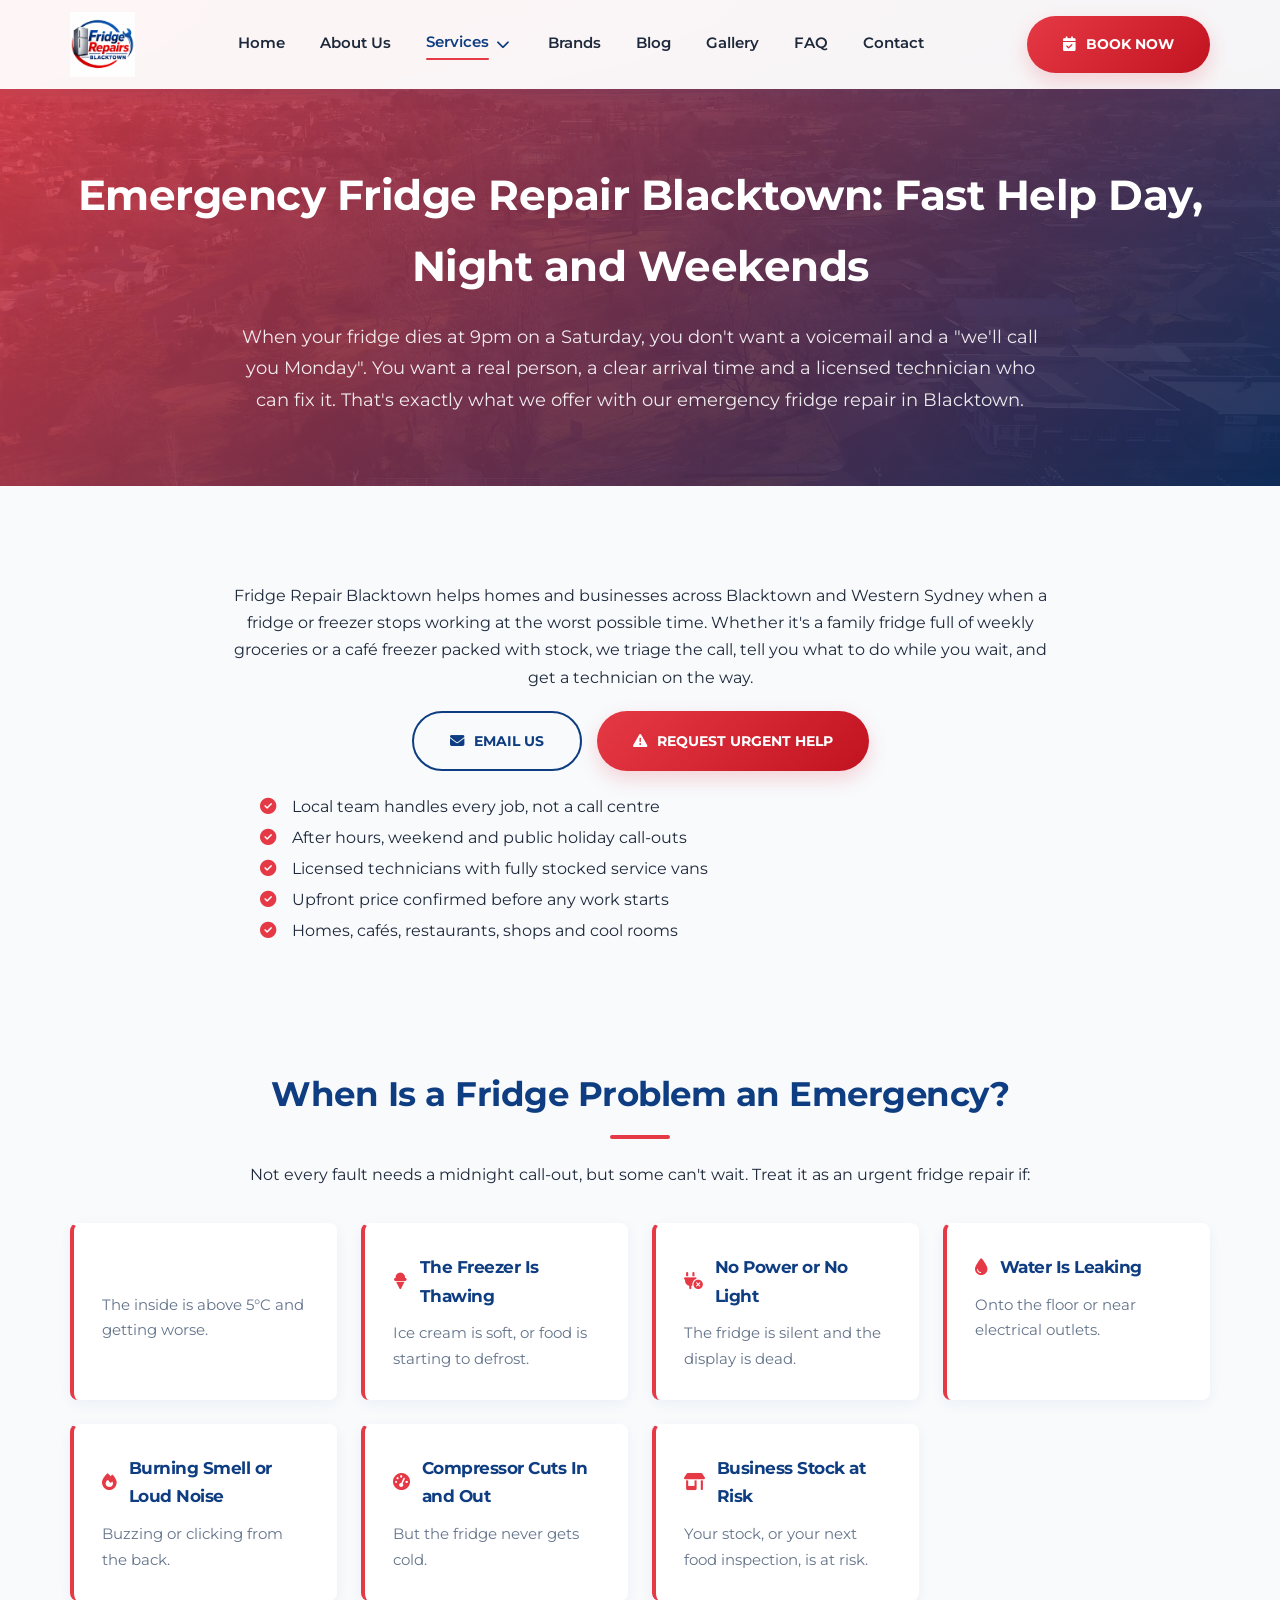
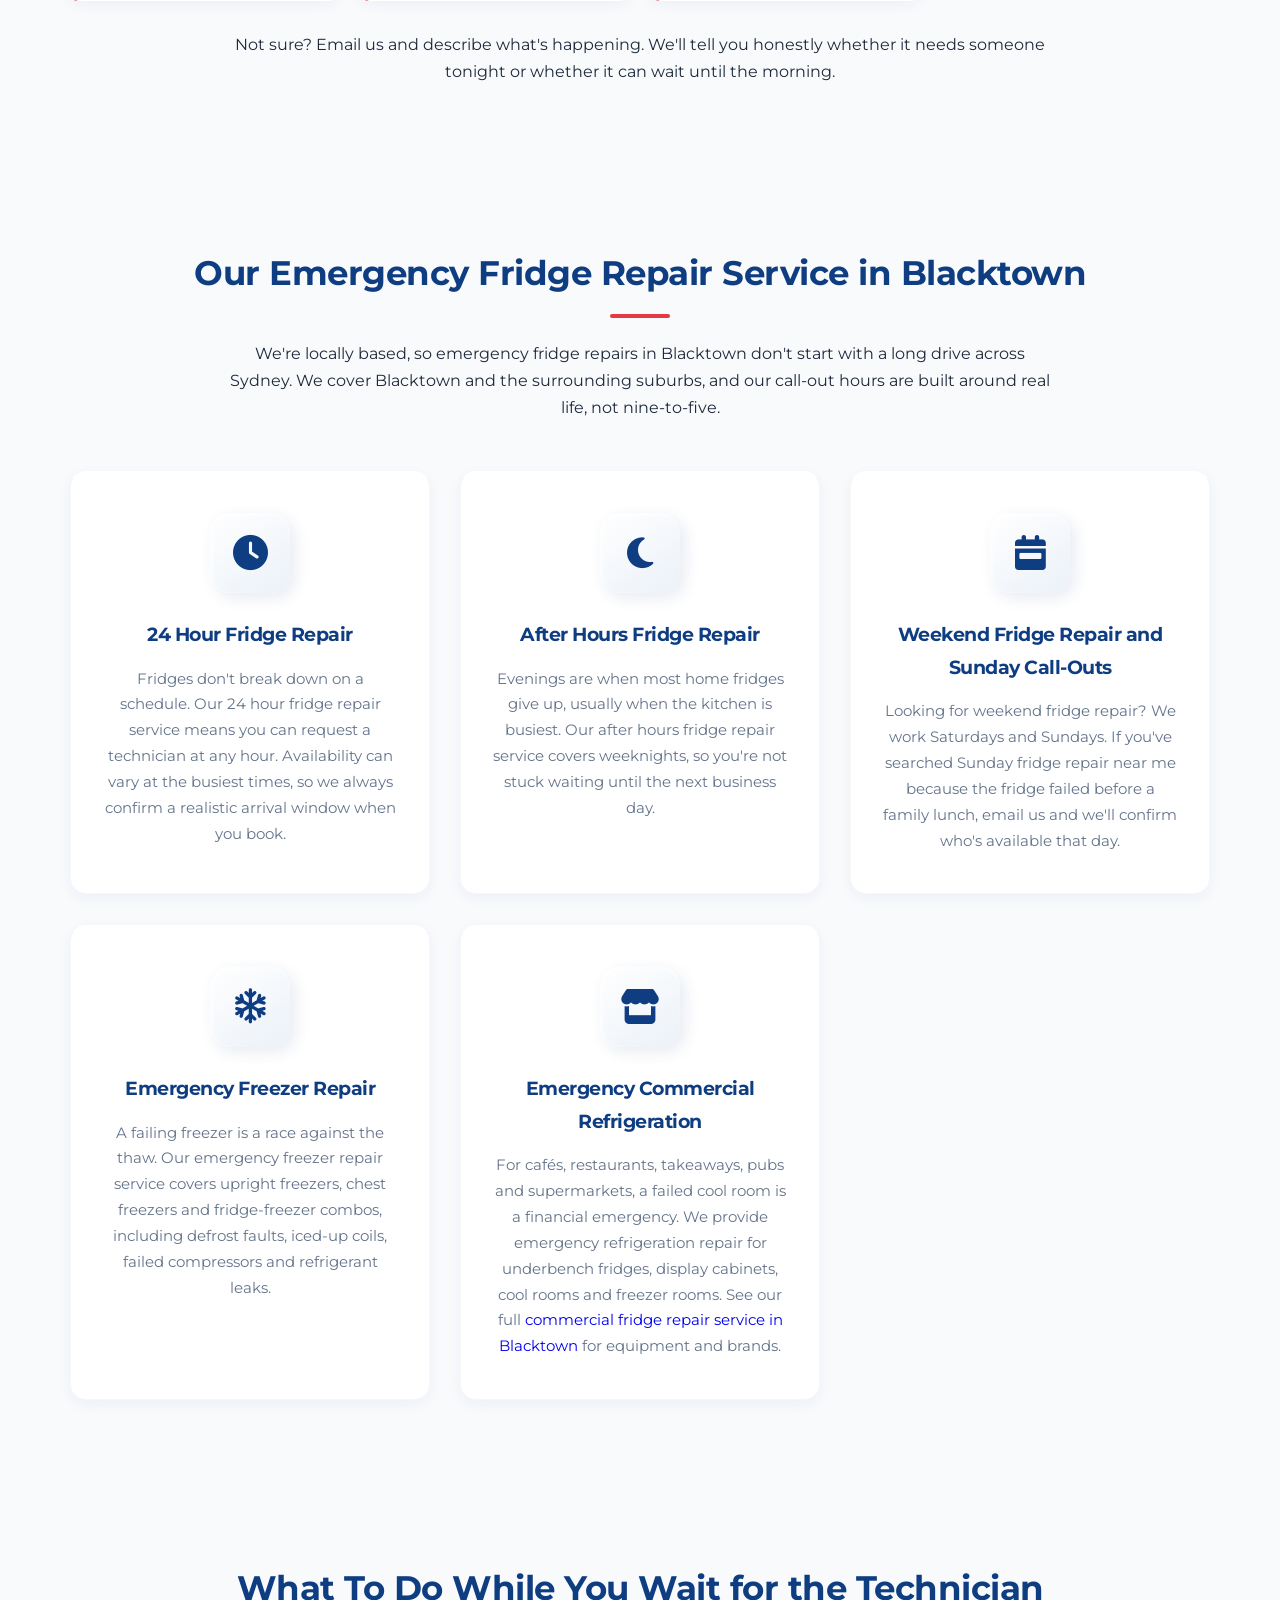
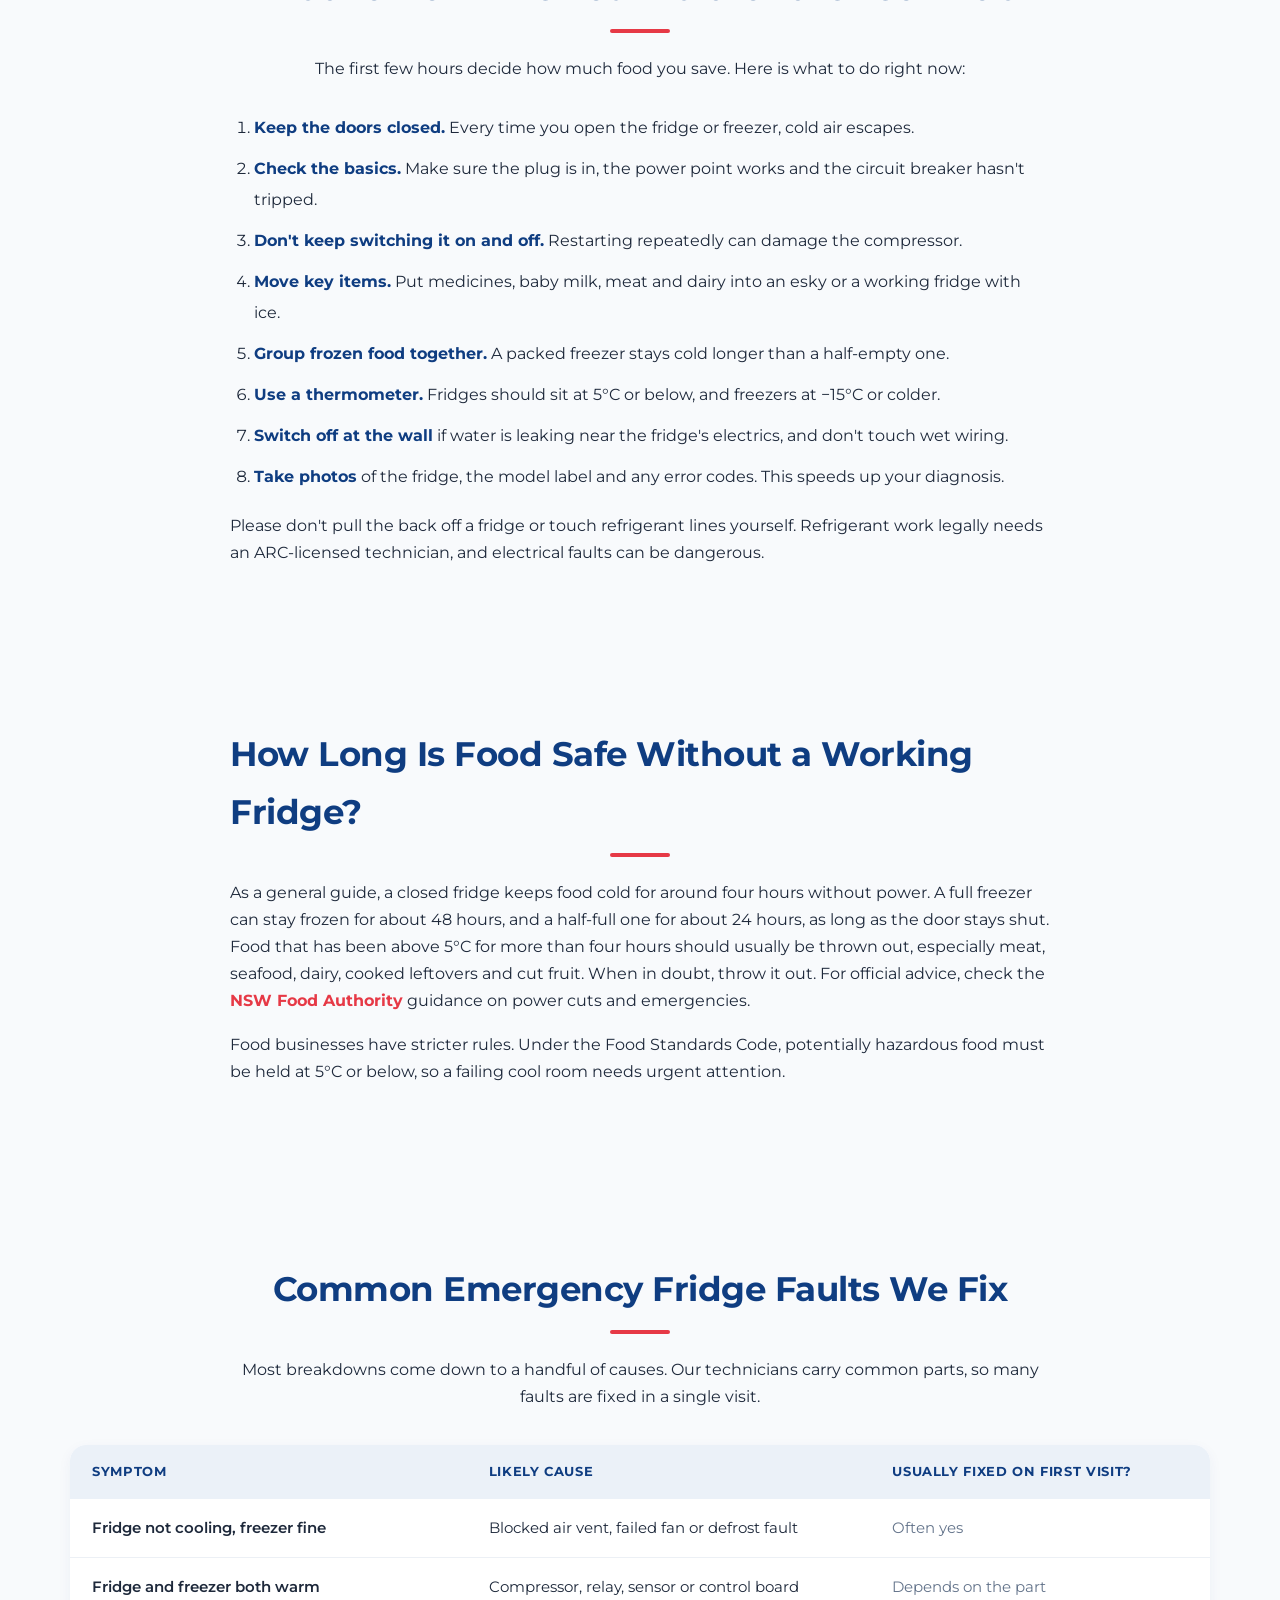
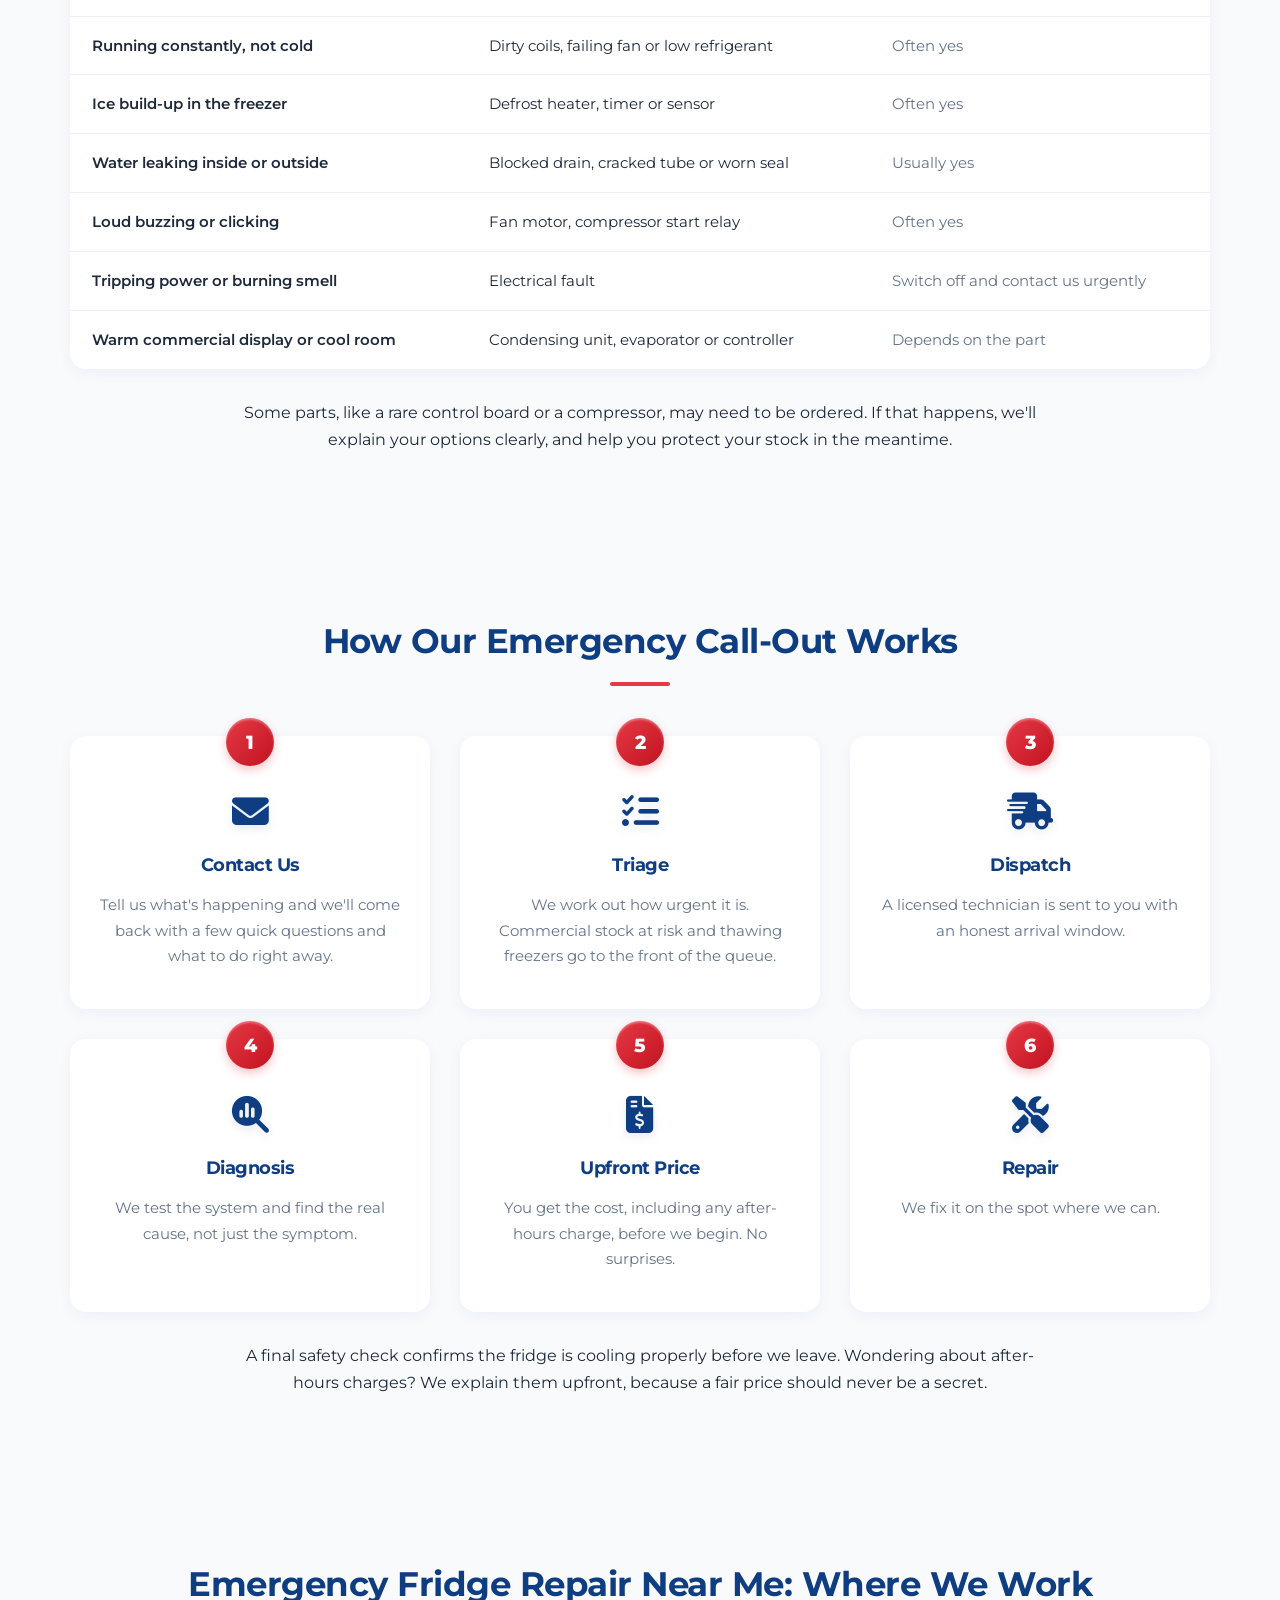
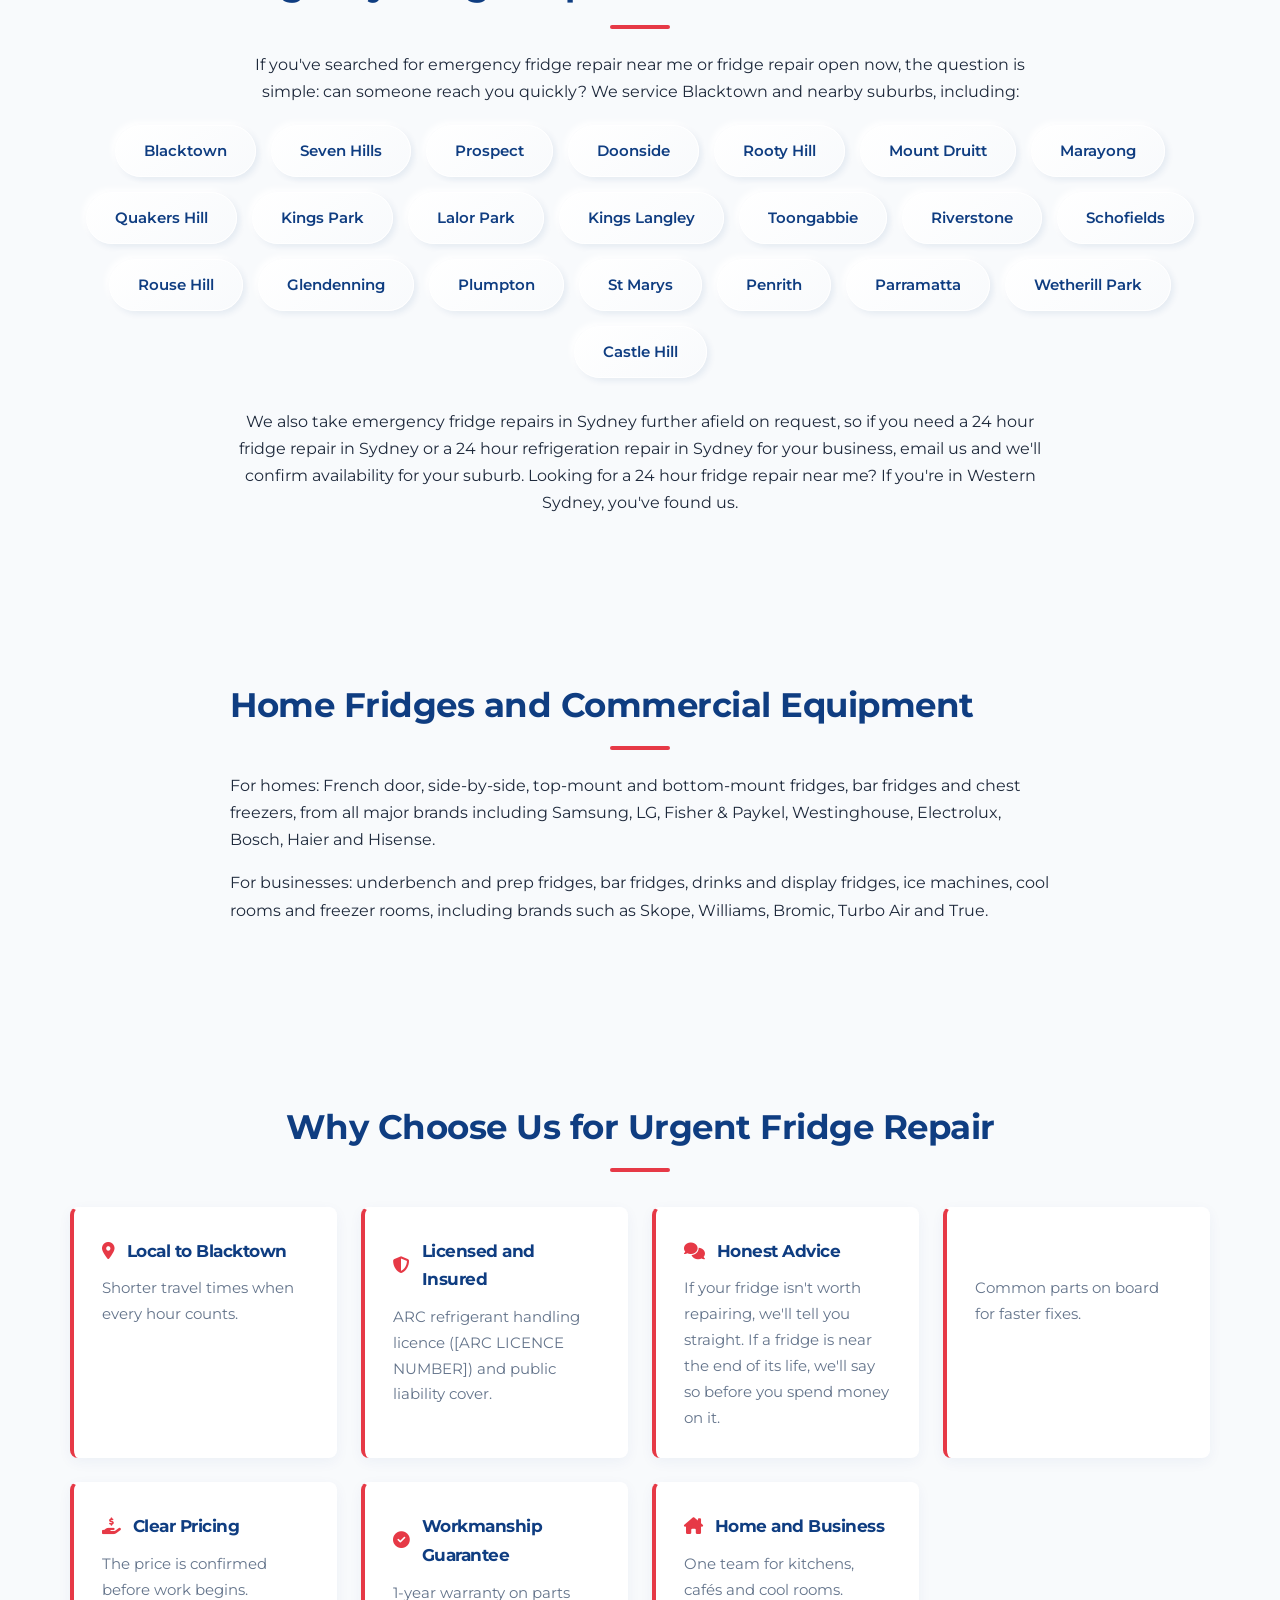
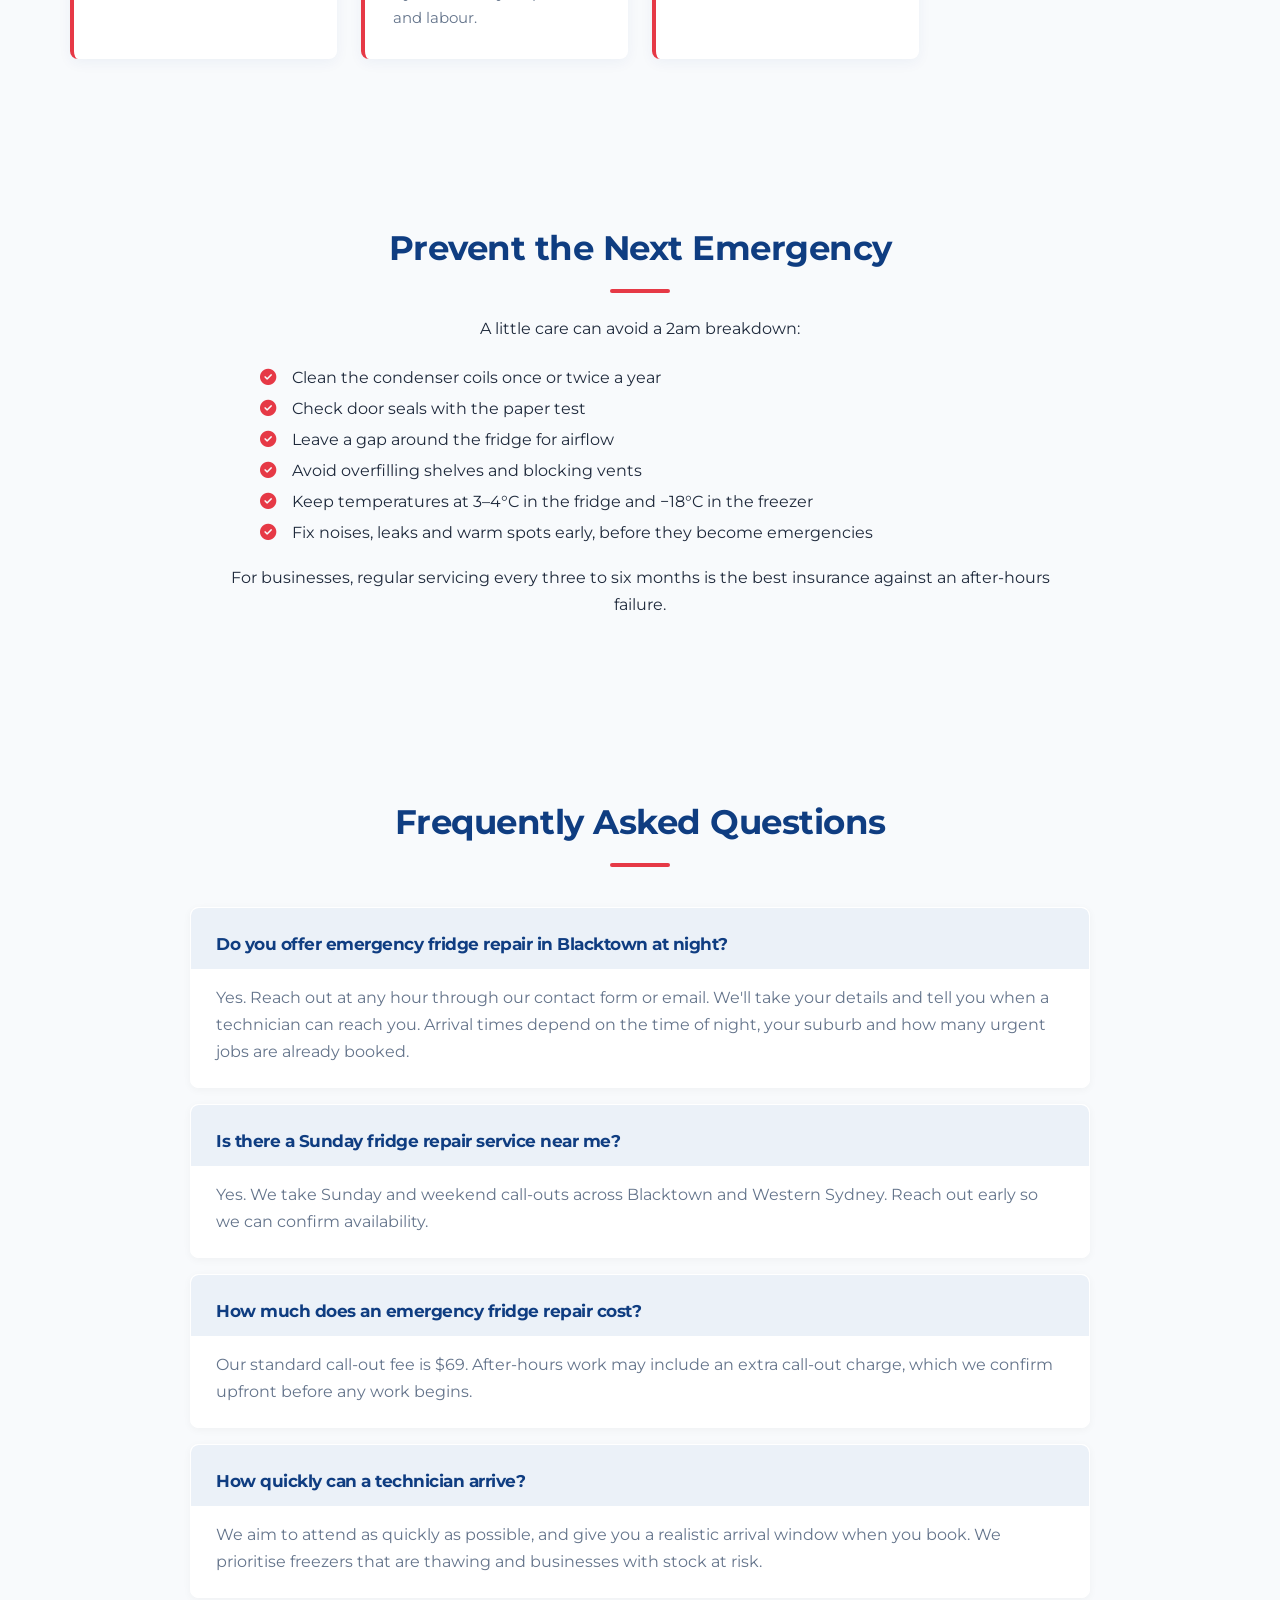
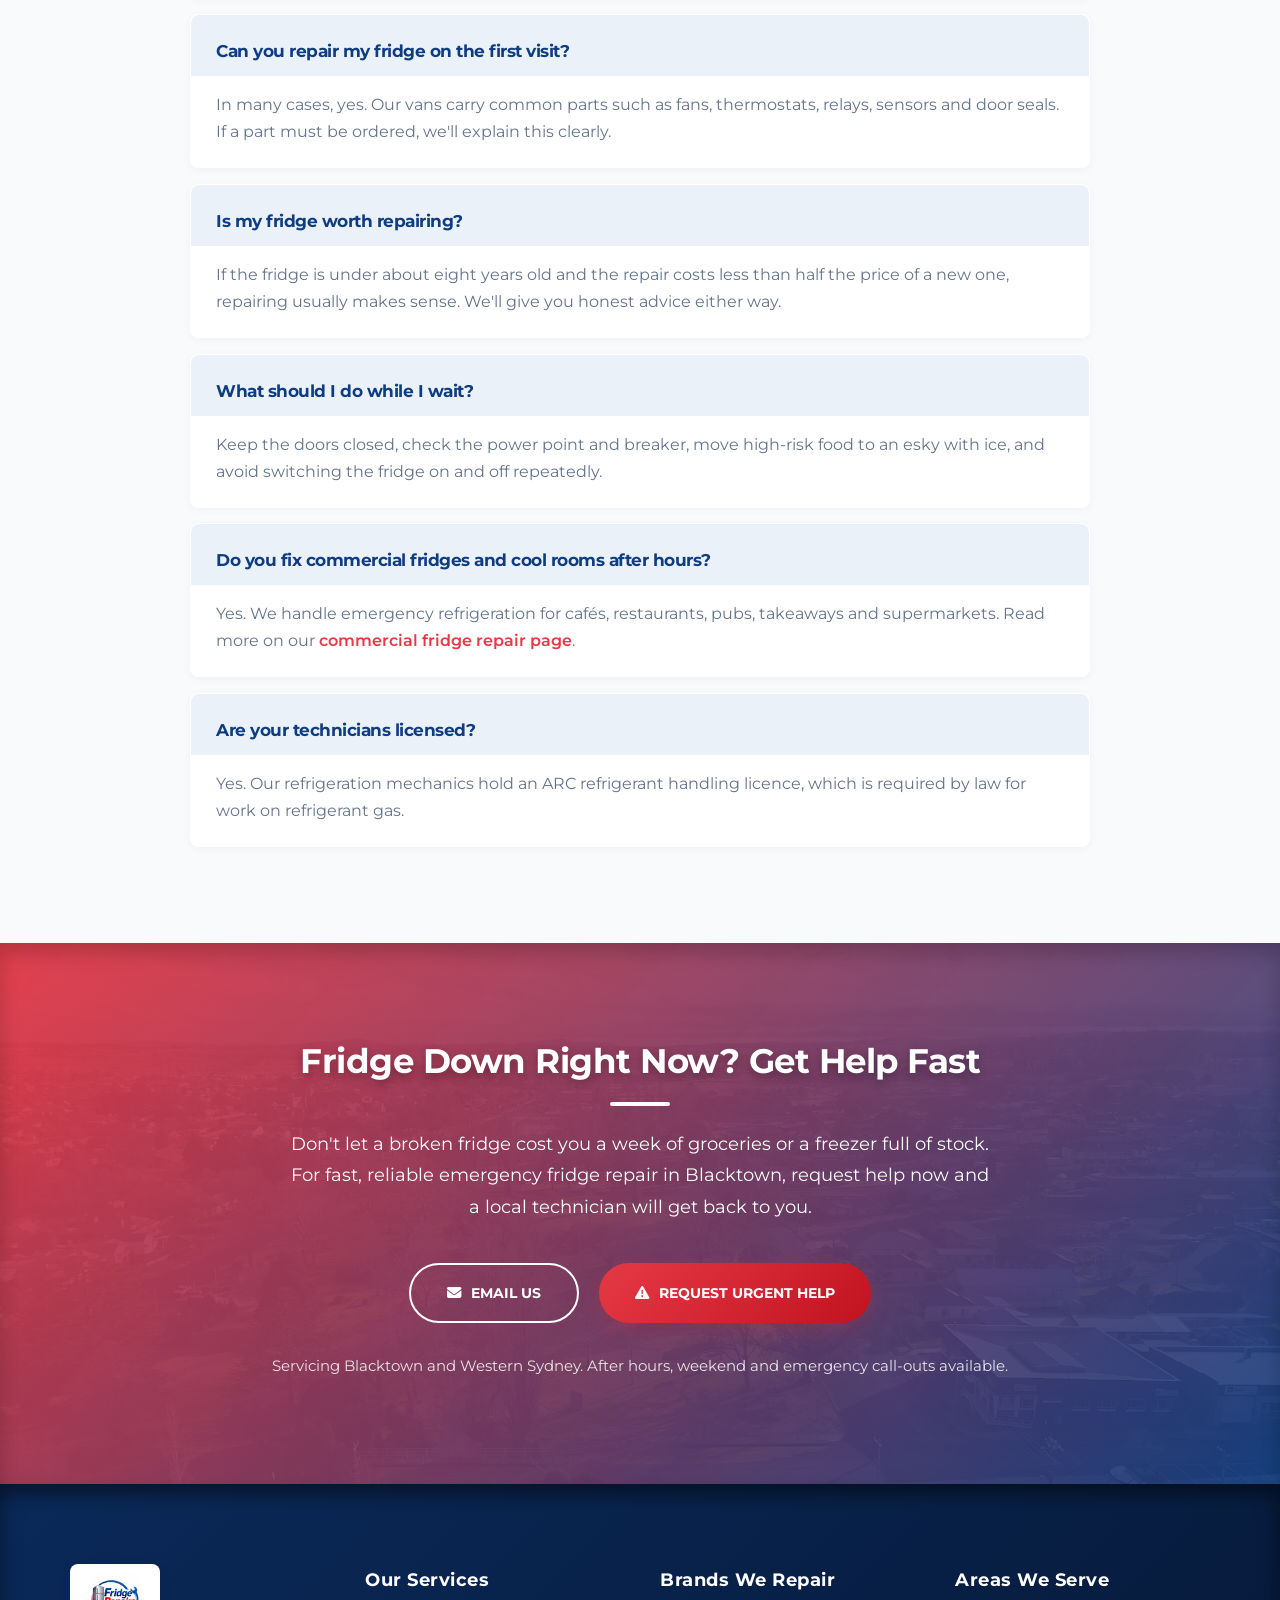
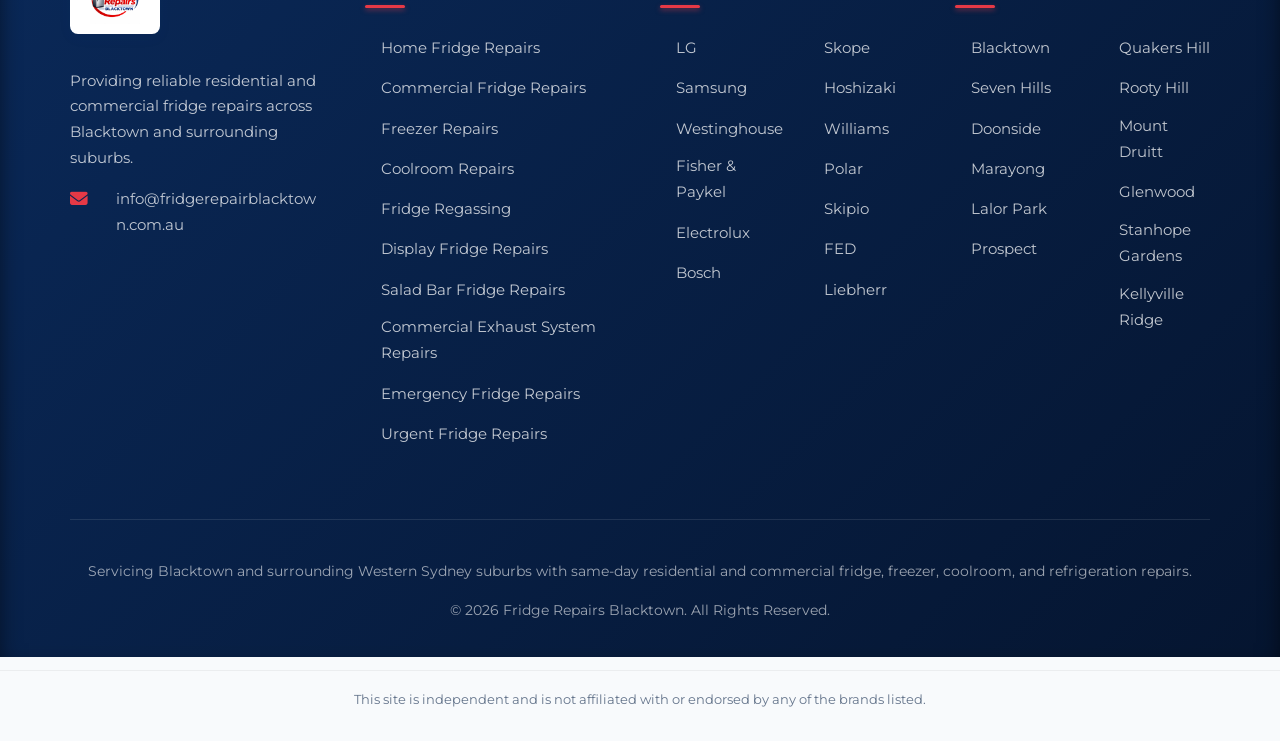
<file: emergency-fridge-repair.html>
<!DOCTYPE html>
<html lang="en">
<head>
<meta charset="UTF-8">
<meta name="viewport" content="width=device-width, initial-scale=1.0">
<title>Emergency Fridge Repair Blacktown – 24/7 Fast Call-Outs</title>
<meta name="description" content="Fridge or freezer down? Emergency fridge repair in Blacktown, day or night. After hours and weekend call-outs, upfront quotes and fast, local help.">
<link rel="canonical" href="https://fridgerepairblacktown.com.au/emergency-fridge-repair/">

<!--
    Schema notes (see project brief):
    - No telephone number or ARC licence number is published yet, so neither
      appears in the structured data below, matching the rest of the site.
    - The $69 call-out fee is already published elsewhere on the site, so the
      FAQ below states it directly rather than leaving a new "[Call-out fee:
      $X]" placeholder; an after-hours surcharge isn't confirmed anywhere
      else, so that part of the answer stays general ("confirmed on the
      phone") rather than inventing a number.
    - This page is the dedicated /emergency-fridge-repair/ page that the
      commercial and freezer landing pages, and the site-wide footer, link to.
-->
<script type="application/ld+json">
{
  "@context": "https://schema.org",
  "@graph": [
    {
      "@type": "WebPage",
      "@id": "https://fridgerepairblacktown.com.au/emergency-fridge-repair/#webpage",
      "url": "https://fridgerepairblacktown.com.au/emergency-fridge-repair/",
      "name": "Emergency Fridge Repair Blacktown – 24/7 Fast Call-Outs",
      "description": "Fridge or freezer down? Emergency fridge repair in Blacktown, day or night. After hours and weekend call-outs, upfront quotes and fast, local help.",
      "about": { "@id": "https://fridgerepairblacktown.com.au/#organization" },
      "breadcrumb": { "@id": "https://fridgerepairblacktown.com.au/emergency-fridge-repair/#breadcrumb" }
    },
    {
      "@type": "HVACBusiness",
      "@id": "https://fridgerepairblacktown.com.au/#organization",
      "name": "Fridge Repairs Blacktown",
      "url": "https://fridgerepairblacktown.com.au/",
      "logo": "https://fridgerepairblacktown.com.au/images/logo.webp",
      "email": "info@fridgerepairblacktown.com.au",
      "description": "Local team of licensed refrigeration mechanics repairing commercial and domestic fridges, freezers and coolrooms across Blacktown NSW 2148 and Western Sydney, usually the same day.",
      "priceRange": "$$",
      "areaServed": [
        { "@type": "City", "name": "Blacktown NSW 2148" },
        { "@type": "City", "name": "Seven Hills NSW 2147" },
        { "@type": "City", "name": "Mount Druitt NSW 2770" },
        { "@type": "City", "name": "Quakers Hill NSW 2763" },
        { "@type": "City", "name": "Parramatta NSW 2150" },
        { "@type": "City", "name": "Penrith NSW 2750" },
        { "@type": "AdministrativeArea", "name": "Western Sydney NSW" }
      ],
      "openingHoursSpecification": {
        "@type": "OpeningHoursSpecification",
        "dayOfWeek": ["Monday", "Tuesday", "Wednesday", "Thursday", "Friday", "Saturday", "Sunday"],
        "opens": "00:00",
        "closes": "23:59"
      },
      "sameAs": []
    },
    {
      "@type": "Service",
      "@id": "https://fridgerepairblacktown.com.au/emergency-fridge-repair/#service",
      "name": "Emergency Fridge Repair",
      "serviceType": "Emergency fridge and freezer repair",
      "provider": { "@id": "https://fridgerepairblacktown.com.au/#organization" },
      "areaServed": [
        { "@type": "City", "name": "Blacktown NSW 2148" },
        { "@type": "AdministrativeArea", "name": "Western Sydney NSW" }
      ],
      "description": "24 hour emergency fridge and freezer repair for homes and businesses in Blacktown and Western Sydney, including after-hours, weekend and public holiday call-outs.",
      "url": "https://fridgerepairblacktown.com.au/emergency-fridge-repair/"
    },
    {
      "@type": "BreadcrumbList",
      "@id": "https://fridgerepairblacktown.com.au/emergency-fridge-repair/#breadcrumb",
      "itemListElement": [
        { "@type": "ListItem", "position": 1, "name": "Home", "item": "https://fridgerepairblacktown.com.au/" },
        { "@type": "ListItem", "position": 2, "name": "Emergency Fridge Repair Blacktown", "item": "https://fridgerepairblacktown.com.au/emergency-fridge-repair/" }
      ]
    },
    {
      "@type": "FAQPage",
      "@id": "https://fridgerepairblacktown.com.au/emergency-fridge-repair/#faq",
      "mainEntity": [
        {
          "@type": "Question",
          "name": "Do you offer emergency fridge repair in Blacktown at night?",
          "acceptedAnswer": { "@type": "Answer", "text": "Yes. Reach out at any hour through our contact form or email. We'll take your details and tell you when a technician can reach you. Arrival times depend on the time of night, your suburb and how many urgent jobs are already booked." }
        },
        {
          "@type": "Question",
          "name": "Is there a Sunday fridge repair service near me?",
          "acceptedAnswer": { "@type": "Answer", "text": "Yes. We take Sunday and weekend call-outs across Blacktown and Western Sydney. Reach out early so we can confirm availability." }
        },
        {
          "@type": "Question",
          "name": "How much does an emergency fridge repair cost?",
          "acceptedAnswer": { "@type": "Answer", "text": "Our standard call-out fee is $69. After-hours work may include an extra call-out charge, which we confirm upfront before any work begins." }
        },
        {
          "@type": "Question",
          "name": "How quickly can a technician arrive?",
          "acceptedAnswer": { "@type": "Answer", "text": "We aim to attend as quickly as possible, and give you a realistic arrival window when you book. We prioritise freezers that are thawing and businesses with stock at risk." }
        },
        {
          "@type": "Question",
          "name": "Can you repair my fridge on the first visit?",
          "acceptedAnswer": { "@type": "Answer", "text": "In many cases, yes. Our vans carry common parts such as fans, thermostats, relays, sensors and door seals. If a part must be ordered, we'll explain this clearly." }
        },
        {
          "@type": "Question",
          "name": "Is my fridge worth repairing?",
          "acceptedAnswer": { "@type": "Answer", "text": "If the fridge is under about eight years old and the repair costs less than half the price of a new one, repairing usually makes sense. We'll give you honest advice either way." }
        },
        {
          "@type": "Question",
          "name": "What should I do while I wait?",
          "acceptedAnswer": { "@type": "Answer", "text": "Keep the doors closed, check the power point and breaker, move high-risk food to an esky with ice, and avoid switching the fridge on and off repeatedly." }
        },
        {
          "@type": "Question",
          "name": "Do you fix commercial fridges and cool rooms after hours?",
          "acceptedAnswer": { "@type": "Answer", "text": "Yes. We handle emergency refrigeration for cafés, restaurants, pubs, takeaways and supermarkets." }
        },
        {
          "@type": "Question",
          "name": "Are your technicians licensed?",
          "acceptedAnswer": { "@type": "Answer", "text": "Yes. Our refrigeration mechanics hold an ARC refrigerant handling licence, which is required by law for work on refrigerant gas." }
        }
      ]
    }
  ]
}
</script>

<!-- Favicon (Logo in browser tab) -->
<link rel="icon" type="image/webp" href="/images/logo.webp">
<link rel="apple-touch-icon" href="/images/logo.webp">

<!-- Preconnect for faster font/icon loading -->
<link rel="preconnect" href="https://fonts.googleapis.com">
<link rel="preconnect" href="https://fonts.gstatic.com" crossorigin>
<link rel="preconnect" href="https://cdnjs.cloudflare.com" crossorigin>

<link rel="preload" as="image" fetchpriority="high" href="/images/emergencyimage.webp">

<!-- Fonts -->
<link rel="preload" as="style" href="https://fonts.googleapis.com/css2?family=Montserrat:wght@400;500;600;700;800&display=swap">
<link href="https://fonts.googleapis.com/css2?family=Montserrat:wght@400;500;600;700;800&display=swap" rel="stylesheet">
<link rel="stylesheet" href="https://cdnjs.cloudflare.com/ajax/libs/font-awesome/6.4.0/css/all.min.css">

<style>
    :root {
        --primary: #0F3D81;
        --primary-light: #EBF1F8;
        --primary-dark: #0A2959;
        --secondary: #E63946;
        --secondary-dark: #C1121F;
        --text-dark: #1E293B;
        --text-light: #64748B;
        --bg-light: #F8FAFC;
        --white: #ffffff;
        --font-main: 'Montserrat', sans-serif;
        --radius: 16px;
        --radius-sm: 8px;
        --shadow-sm: 0 4px 14px rgba(15, 61, 129, 0.05);
        --shadow-md: 0 12px 32px rgba(15, 61, 129, 0.08);
        --shadow-3d: 0 15px 35px -5px rgba(15, 61, 129, 0.15), 0 5px 15px rgba(0,0,0,0.05);
        --shadow-hover: 0 25px 50px -12px rgba(15, 61, 129, 0.25), 0 15px 15px -10px rgba(15, 61, 129, 0.15);
        --transition: all 0.4s cubic-bezier(0.25, 1, 0.5, 1);
    }

    * { box-sizing: border-box; }

    html { scroll-behavior: smooth; scroll-padding-top: 90px; }

    body { margin: 0; background-color: var(--bg-light); overflow-x: hidden; -webkit-font-smoothing: antialiased; }

    .frb-reveal { opacity: 0; transform: perspective(1200px) translateY(50px) translateZ(-50px) rotateX(-8deg); transition: opacity 0.8s cubic-bezier(0.25, 1, 0.5, 1), transform 0.8s cubic-bezier(0.25, 1, 0.5, 1); will-change: opacity, transform; }
    .frb-reveal.active { opacity: 1; transform: perspective(1200px) translateY(0) translateZ(0) rotateX(0deg); }

    .frb-global-styles { font-family: var(--font-main); font-size: 16px; color: var(--text-dark); line-height: 1.7; }
    .frb-global-styles a { text-decoration: none; transition: var(--transition); }
    .frb-global-styles h1, .frb-global-styles h2, .frb-global-styles h3 { color: var(--primary); margin-top: 0; font-weight: 700; letter-spacing: -0.5px; }

    /* HEADER & BLUR SCROLL EFFECT */
    .frb-site-header {
        width: 100%;
        background-color: rgba(255, 255, 255, 0.95);
        backdrop-filter: blur(12px);
        -webkit-backdrop-filter: blur(12px);
        box-shadow: 0 4px 20px rgba(15, 61, 129, 0.08);
        position: fixed;
        top: 0;
        left: 0;
        z-index: 9999;
        transition: background-color 0.3s ease, box-shadow 0.3s ease, backdrop-filter 0.3s ease, -webkit-backdrop-filter 0.3s ease;
    }
    .frb-site-header.scrolled {
        background-color: rgba(255, 255, 255, 0.75);
        backdrop-filter: blur(20px);
        -webkit-backdrop-filter: blur(20px);
        box-shadow: 0 8px 25px rgba(15, 61, 129, 0.12);
    }
    .frb-header-container { width: 90%; max-width: 1140px; margin: 0 auto; display: flex; justify-content: space-between; align-items: center; padding: 12px 0; }
    .frb-logo img { max-height: 65px; width: auto; display: block; transition: var(--transition); }
    .frb-logo img:hover { transform: scale(1.03) translateY(-2px); }
    .frb-main-nav { flex-grow: 1; display: flex; justify-content: center; }
    .frb-main-nav ul { list-style: none; display: flex; gap: 35px; margin: 0; padding: 0; }
    .frb-main-nav ul li a { color: var(--text-dark); font-weight: 600; font-size: 0.95rem; text-transform: capitalize; position: relative; padding-bottom: 6px; }
    .frb-main-nav ul li a::after { content: ''; position: absolute; bottom: 0; left: 0; width: 0; height: 2px; background-color: var(--secondary); transition: var(--transition); border-radius: 2px; }

    .frb-main-nav ul li a.active { color: var(--primary); }
    .frb-main-nav ul li a.active::after { width: 100%; }

    @media (hover: hover) and (pointer: fine) {
        .frb-main-nav ul li a:hover { color: var(--primary); }
        .frb-main-nav ul li a:hover::after { width: 100%; }
    }

    .frb-header-actions { display: flex; align-items: center; gap: 20px; }
    .frb-mobile-toggle { display: none; background: none; border: none; font-size: 1.8rem; cursor: pointer; color: var(--primary); }

    .frb-container { width: 90%; max-width: 1140px; margin: 0 auto; padding: 80px 0; }

    .frb-btn { display: inline-flex; align-items: center; justify-content: center; gap: 10px; padding: 16px 36px; border-radius: 50px; font-weight: 700; text-transform: uppercase; font-size: 0.9em; border: none; background: linear-gradient(135deg, var(--secondary) 0%, var(--secondary-dark) 100%); color: var(--white); cursor: pointer; transition: var(--transition); box-shadow: 0 8px 20px rgba(230, 57, 70, 0.2); }
    .frb-btn:hover { color: var(--white); transform: translateY(-3px) scale(1.02); box-shadow: 0 12px 25px rgba(230, 57, 70, 0.3); }
    .frb-btn-outline { background: transparent; color: var(--primary); border: 2px solid var(--primary); box-shadow: none; }
    .frb-btn-outline:hover { background-color: var(--primary); color: var(--white); transform: translateY(-3px) scale(1.02); }

    /* MOBILE STICKY CTA */
    .frb-mobile-cta { display: none; position: fixed; bottom: 0; left: 0; width: 100%; z-index: 9998; }
    .frb-mobile-cta .frb-btn { width: 100%; border-radius: 0; padding: 20px; font-size: 1.05rem; box-shadow: 0 -5px 25px rgba(15, 61, 129, 0.2); }

    /* BANNER */
    .frb-page-banner { background: linear-gradient(135deg, rgba(230, 57, 70, 0.88), rgba(10, 41, 89, 0.92)), url('/images/emergencyimage.webp') center/cover no-repeat; padding: 160px 0 70px; text-align: center; color: var(--white); }
    .frb-page-banner h1 { font-size: clamp(28px, 4.4vw, 42px); color: var(--white); margin-bottom: 18px; border: none; }
    .frb-page-banner p { font-size: 1.1em; color: rgba(255,255,255,0.9); max-width: 820px; margin: 0 auto; line-height: 1.8; }

    /* SECTION TITLES */
    .frb-bg-light { background-color: var(--bg-light); }
    .frb-text-center { text-align: center; }
    h2, .frb-section-title { font-size: clamp(26px, 4vw, 34px) !important; margin-bottom: 22px; position: relative; padding-bottom: 15px; }
    h3.frb-section-title { font-size: clamp(20px, 3vw, 24px) !important; }
    .frb-section-title::after { content: ''; position: absolute; bottom: 0; left: 0; width: 60px; height: 4px; border-radius: 4px; background-color: var(--secondary); }
    .frb-section-title.center::after { left: 50%; transform: translateX(-50%); }

    /* INTRO BLOCK UNDER BANNER */
    .frb-intro-block { max-width: 820px; margin: 0 auto; text-align: center; }
    .frb-article-block { max-width: 820px; margin: 0 auto; }
    .frb-check-list { list-style: none; padding: 0; margin: 20px auto 0; max-width: 760px; text-align: left; font-size: 1.02em; line-height: 1.9; }
    .frb-check-list li i { color: var(--secondary); margin-right: 12px; }
    ol.frb-numbered-list { max-width: 820px; margin: 30px auto 0; padding-left: 24px; line-height: 1.9; font-size: 1.02em; }
    ol.frb-numbered-list li { margin-bottom: 10px; }
    ol.frb-numbered-list li strong { color: var(--primary); }

    /* FAULT / SIGNS CARDS */
    .frb-faults-grid { display: grid; grid-template-columns: repeat(auto-fit, minmax(260px, 1fr)); gap: 24px; margin-top: 35px; }
    .frb-fault-card { background: var(--white); border-radius: var(--radius-sm); padding: 28px; border-left: 4px solid var(--secondary); box-shadow: var(--shadow-sm); transition: var(--transition); border-top: 2px solid rgba(255,255,255,1); transform-style: preserve-3d; backface-visibility: hidden; }
    @media (hover: hover) { .frb-fault-card:hover { transform: translateX(5px) perspective(1000px) rotateY(-4deg); box-shadow: var(--shadow-hover); } }
    .frb-fault-card h3 { font-size: 1.05em; color: var(--primary); margin-bottom: 10px; display: flex; align-items: center; gap: 12px; }
    .frb-fault-card h3 i { color: var(--secondary); }
    .frb-fault-card p { font-size: 0.95em; margin: 0; color: var(--text-light); }

    /* EQUIPMENT SERVICE CARDS */
    .frb-services-grid { display: grid; grid-template-columns: repeat(auto-fit, minmax(300px, 1fr)); gap: 30px; margin-top: 50px; }
    .frb-service-card { background: var(--white); padding: 40px 30px; border-radius: var(--radius); text-align: center; transition: var(--transition); box-shadow: var(--shadow-sm); border: 1px solid rgba(0,0,0,0.03); border-top: 2px solid rgba(255,255,255,1); transform-style: preserve-3d; backface-visibility: hidden; }
    @media (hover: hover) { .frb-service-card:hover { transform: translateY(-10px) perspective(1000px) rotateX(4deg); box-shadow: var(--shadow-hover); } .frb-service-card:hover .frb-service-icon { background: var(--primary); color: var(--white); border-radius: 50%; box-shadow: 0 10px 20px rgba(15,61,129,0.3); transform: translateZ(30px) rotateY(10deg); } }
    .frb-service-icon { width: 80px; height: 80px; border-radius: 20px; background: linear-gradient(145deg, var(--white), var(--primary-light)); box-shadow: inset 2px 2px 5px rgba(255,255,255,0.8), 5px 5px 15px rgba(15,61,129,0.1); display: inline-flex; align-items: center; justify-content: center; font-size: 2.2em; margin-bottom: 25px; color: var(--primary); transition: var(--transition); }
    .frb-service-card h3 { font-size: 1.2em; margin-bottom: 15px; transform: translateZ(15px); }
    .frb-service-card p { color: var(--text-light); margin: 0; transform: translateZ(10px); font-size: 0.95em; }

    /* COMPARE / DATA TABLE */
    .frb-table-wrapper { overflow-x: auto; margin-top: 35px; border-radius: var(--radius); box-shadow: var(--shadow-sm); }
    table.frb-compare-table { width: 100%; border-collapse: collapse; background: var(--white); min-width: 620px; }
    table.frb-compare-table th { background: var(--primary-light); color: var(--primary); text-align: left; padding: 16px 22px; font-size: 0.8em; text-transform: uppercase; letter-spacing: 0.05em; font-weight: 700; }
    table.frb-compare-table td { padding: 16px 22px; border-bottom: 1px solid rgba(15, 61, 129, 0.08); font-size: 0.95em; }
    table.frb-compare-table tr:last-child td { border-bottom: none; }
    table.frb-compare-table td:first-child { font-weight: 600; color: var(--text-dark); }
    table.frb-compare-table td:last-child { color: var(--text-light); }

    /* PROCESS STEPS */
    .frb-process-grid { display: grid; grid-template-columns: repeat(auto-fit, minmax(280px, 1fr)); gap: 30px; margin-top: 50px; text-align: center; }
    .frb-process-step { position: relative; padding: 40px 30px; border-radius: var(--radius); background: var(--white); box-shadow: var(--shadow-sm); transition: var(--transition); z-index: 1; border-top: 2px solid rgba(255,255,255,1); transform-style: preserve-3d; backface-visibility: hidden; }
    @media (hover: hover) { .frb-process-step:hover { transform: translateY(-8px) scale(1.02); box-shadow: var(--shadow-hover); z-index: 2; } .frb-process-step:hover i { color: var(--secondary); transform: scale(1.15) translateZ(20px); } }
    .frb-step-num { position: absolute; top: -20px; left: 50%; transform: translateX(-50%); width: 48px; height: 48px; background: linear-gradient(135deg, var(--secondary), var(--secondary-dark)); color: var(--white); display: flex; align-items: center; justify-content: center; border-radius: 50%; font-weight: 800; font-size: 1.2em; box-shadow: 0 4px 10px rgba(230,57,70,0.3), inset 0 2px 2px rgba(255,255,255,0.3); z-index: 2; }
    .frb-process-step i { font-size: 2.3em; color: var(--primary); margin: 15px 0 20px; display: block; transition: var(--transition); filter: drop-shadow(0 4px 4px rgba(15,61,129,0.1)); }
    .frb-process-step h3 { font-size: 1.1em; margin-bottom: 12px; transform: translateZ(15px); }
    .frb-process-step p { color: var(--text-light); font-size: 0.95em; margin: 0; transform: translateZ(10px); }

    /* TAG GRID */
    .frb-tag-grid { display: flex; flex-wrap: wrap; justify-content: center; gap: 15px; margin-top: 20px; }
    .frb-tag-item { background: linear-gradient(145deg, var(--white), var(--bg-light)); color: var(--primary); padding: 12px 28px; border-radius: 50px; font-weight: 600; font-size: 0.95em; transition: var(--transition); border: 1px solid rgba(255,255,255,1); box-shadow: 3px 3px 6px rgba(15, 61, 129, 0.08), -3px -3px 6px #ffffff; }
    @media (hover: hover) { .frb-tag-item:hover { background: linear-gradient(135deg, var(--primary), var(--primary-dark)); color: var(--white); transform: translateY(-3px) scale(1.05); box-shadow: 0 8px 15px rgba(15, 61, 129, 0.2); } }

    /* FAQ */
    .frb-faq-item { padding: 0; overflow: hidden; border-radius: var(--radius-sm); border: 1px solid rgba(255,255,255,1); margin-bottom: 16px; background: var(--white); box-shadow: 0 2px 8px rgba(0,0,0,0.04); transition: var(--transition); }
    @media (hover: hover) { .frb-faq-item:hover { transform: translateY(-2px); box-shadow: var(--shadow-hover); } }
    .frb-faq-question { padding: 22px 25px 10px 25px; font-weight: 600; color: var(--primary); background: var(--primary-light); border-radius: var(--radius-sm) var(--radius-sm) 0 0; display: block; width: 100%; text-align: left; font-family: var(--font-main); font-size: 1.05em; margin: 0; border: none; }
    .frb-faq-answer { color: var(--text-light); padding: 0 25px 22px 25px; background: var(--white); border-radius: 0 0 var(--radius-sm) var(--radius-sm); }
    .frb-faq-answer p { margin-top: 15px; margin-bottom: 0; line-height: 1.7; }
    .frb-faq-answer a { color: var(--secondary); font-weight: 600; }

    /* CTA SECTION */
    .frb-cta-section { background: linear-gradient(135deg, rgba(230, 57, 70, 0.95), rgba(15, 61, 129, 0.9)), url('/images/emergencyimage.webp') center/cover fixed; color: var(--white); text-align: center; padding: clamp(60px, 8vw, 90px) 20px; box-shadow: inset 0 10px 20px rgba(0,0,0,0.2); }
    .frb-cta-section .frb-section-title { color: var(--white); text-shadow: 0 4px 10px rgba(0,0,0,0.3); }
    .frb-cta-section .frb-section-title::after { background-color: var(--white); }
    .frb-cta-section .frb-btn-outline { color: var(--white); border-color: var(--white); }
    @media (hover: hover) { .frb-cta-section .frb-btn-outline:hover { background: var(--white); color: var(--primary); } }

    .frb-footer-note { text-align: center; padding: 18px 20px; font-size: 0.8em; color: var(--text-light); background: var(--bg-light); border-top: 1px solid rgba(0,0,0,0.05); }

    /* ================= MODERN FOOTER ================= */
    .frb-footer { background: linear-gradient(135deg, var(--primary-dark), #051530); color: var(--white); padding: 80px 0 20px; font-family: var(--font-main); box-shadow: inset 0 10px 20px rgba(0,0,0,0.5); }
    .frb-footer-grid { display: grid; grid-template-columns: repeat(auto-fit, minmax(220px, 1fr)); gap: 40px; width: 90%; max-width: 1140px; margin: 0 auto; }
    .frb-footer-logo-wrapper { background: var(--white); padding: 10px 20px; border-radius: var(--radius-sm); display: inline-block; box-shadow: var(--shadow-sm); margin-bottom: 15px; }
    .frb-footer-brand p { color: rgba(255, 255, 255, 0.75); font-size: 0.95em; line-height: 1.7; margin-top: 10px; }
    .frb-footer-contact { list-style: none; padding: 0; margin-top: 20px; }
    .frb-footer-contact li { display: flex; align-items: flex-start; gap: 12px; margin-bottom: 15px; color: rgba(255, 255, 255, 0.9); overflow-wrap: anywhere; word-break: break-word; }
    .frb-footer-contact i { color: var(--secondary); font-size: 1.1em; flex-shrink: 0; margin-top: 4px; }
    .frb-footer-contact a { color: inherit; text-decoration: none; transition: var(--transition); }
    @media (hover: hover) { .frb-footer-contact a:hover { color: var(--white); text-shadow: 0 0 10px rgba(255,255,255,0.5); } }
    .frb-footer-col h4 { color: var(--white); font-size: 1.15em; margin-top: 0; margin-bottom: 25px; position: relative; padding-bottom: 12px; font-weight: 700; letter-spacing: 0.5px; }
    .frb-footer-col h4::after { content: ''; position: absolute; bottom: 0; left: 0; width: 40px; height: 3px; border-radius: 3px; background: var(--secondary); box-shadow: 0 2px 5px rgba(230,57,70,0.5); }
    .frb-footer-col ul { list-style: none; padding: 0; margin: 0; }
    .frb-footer-col ul li { margin-bottom: 12px; }
    .frb-footer-col ul li a { color: rgba(255,255,255,0.75); transition: var(--transition); display: inline-flex; align-items: center; gap: 8px; font-size: 0.95em; }
    .frb-footer-col ul li a::before { content: '\f105'; font-family: 'Font Awesome 6 Free'; font-weight: 900; font-size: 0.8em; color: var(--secondary); opacity: 0; transform: translateX(-10px); transition: var(--transition); }
    @media (hover: hover) { .frb-footer-col ul li a:hover { color: var(--white); transform: translateX(5px); } .frb-footer-col ul li a:hover::before { opacity: 1; transform: translateX(0); } }
    .frb-copyright { text-align: center; margin-top: 60px; padding-top: 25px; border-top: 1px solid rgba(255,255,255,0.1); color: rgba(255,255,255,0.6); font-size: 0.9em; max-width: 1140px; margin-left: auto; margin-right: auto; width: 90%; }

    @media (max-width:576px) { .frb-footer-grid { gap: 30px; } }

    @media (max-width: 992px) {
        .frb-header-actions { display: none; }
        .frb-mobile-toggle { display: block; }
        .frb-main-nav { position: absolute; top: 100%; left: 0; width: 100%; background-color: var(--white); display: none; flex-direction: column; box-shadow: 0 10px 25px rgba(0,0,0,0.1); max-height: calc(100vh - 90px); overflow-y: auto; border-top: 1px solid rgba(0,0,0,0.05); z-index: 10000; }
        .frb-main-nav.active { display: flex !important; }
        .frb-main-nav ul { flex-direction: column; gap: 0; }
        .frb-main-nav ul li a { display: block; padding: 16px 20px; border-bottom: 1px solid rgba(0,0,0,0.05); text-align: center; }
        .frb-main-nav ul li a::after { display: none; }
        .frb-mobile-cta { display: block; }
        body { padding-bottom: 65px; }
        .frb-table-wrapper table { min-width: 560px; }
    }

    /* SERVICES DROPDOWN */
    .frb-has-dropdown { position: relative; }
    .frb-dropdown-toggle { display: none; position: absolute; top: 0; right: 0; width: 46px; height: 100%; align-items: center; justify-content: center; background: none; border: none; cursor: pointer; color: var(--primary); font-size: 0.85em; padding: 0; }
    @media (min-width: 993px) {
        .frb-has-dropdown { display: inline-flex; align-items: center; }
        .frb-dropdown-toggle { display: inline-flex; position: static; width: auto; height: auto; min-width: 20px; min-height: 20px; margin-left: 4px; padding: 2px; }
    }
    .frb-dropdown-toggle i { transition: transform 0.3s ease; }
    .frb-has-dropdown.frb-dropdown-open .frb-dropdown-toggle i { transform: rotate(180deg); }
    .frb-main-nav .frb-dropdown-menu { display: block; list-style: none; margin: 0; padding: 10px; position: absolute; top: 100%; left: 50%; transform: translateX(-50%) translateY(8px); background: var(--white); min-width: 250px; border-radius: var(--radius-sm); box-shadow: var(--shadow-hover); opacity: 0; visibility: hidden; pointer-events: none; transition: opacity 0.25s ease, transform 0.25s ease, visibility 0.25s; z-index: 10001; }
    .frb-main-nav .frb-dropdown-menu li { margin: 0; width: auto; text-align: left; border-bottom: none; }
    .frb-main-nav .frb-dropdown-menu li a { display: block; padding: 10px 14px; border-radius: 6px; color: var(--text-dark); font-weight: 600; font-size: 0.92rem; white-space: nowrap; text-align: left; }
    .frb-main-nav .frb-dropdown-menu li a::after { display: none; }
    .frb-main-nav .frb-dropdown-menu li a:hover { background: var(--primary-light); color: var(--primary); }
    @media (hover: hover) and (pointer: fine) {
        .frb-has-dropdown:hover .frb-dropdown-menu { opacity: 1; visibility: visible; pointer-events: auto; transform: translateX(-50%) translateY(0); }
    }
    .frb-has-dropdown.frb-dropdown-open .frb-dropdown-menu { opacity: 1; visibility: visible; pointer-events: auto; transform: translateX(-50%) translateY(0); }
    @media (max-width: 992px) {
        .frb-dropdown-toggle { display: flex; }
        .frb-main-nav .frb-has-dropdown > a { padding-right: 46px; }
        .frb-main-nav .frb-dropdown-menu { position: static; transform: none; opacity: 1; visibility: visible; pointer-events: auto; box-shadow: none; background: var(--primary-light); max-height: 0; overflow: hidden; padding: 0; border-radius: 0; transition: max-height 0.3s ease; }
        .frb-has-dropdown.frb-dropdown-open .frb-dropdown-menu { max-height: 280px; transform: none; }
        .frb-main-nav .frb-dropdown-menu li a { padding: 14px 20px 14px 40px; border-bottom: 1px solid rgba(15,61,129,0.08); font-size: 0.95rem; text-align: center; white-space: normal; }
        .frb-main-nav .frb-dropdown-menu li:last-child a { border-bottom: none; }
    }
</style>
</head>
<body>

<div class="frb-global-styles">

    <!-- HEADER -->
    <header class="frb-site-header">
        <div class="frb-header-container">
            <div class="frb-logo">
                <a href="/"><img src="/images/logo.webp" alt="Fridge Repairs Blacktown Logo" width="200" height="65"></a>
            </div>
            <nav class="frb-main-nav" id="frb-mobile-nav">
                <ul>
                    <li><a href="/#hero">Home</a></li>
                    <li><a href="/about-us/">About Us</a></li>
                    <li class="frb-has-dropdown">
                        <a href="/#services" class="active">Services</a>
                        <button type="button" class="frb-dropdown-toggle" aria-expanded="false" aria-label="Toggle Services menu"><i class="fa-solid fa-chevron-down"></i></button>
                        <ul class="frb-dropdown-menu">
                            <li><a href="/commercial-fridge-repair-blacktown/">Commercial Fridge Repair</a></li>
                            <li><a href="/freezer-repair-blacktown/">Freezer Repair</a></li>
                            <li><a href="/emergency-fridge-repair/">Emergency Fridge Repair</a></li>
                            <li><a href="/#services">View All Services</a></li>
                        </ul>
                    </li>
                    <li><a href="/#brands">Brands</a></li>
                    <li><a href="/blog/">Blog</a></li>
                    <li><a href="/#image-grid">Gallery</a></li>
                    <li><a href="/#faq-section">FAQ</a></li>
                    <li><a href="/#contact">Contact</a></li>
                </ul>
            </nav>
            <div class="frb-header-actions">
                <a href="/#contact-form" class="frb-btn frb-header-btn"><i class="fa-solid fa-calendar-check"></i> Book Now</a>
            </div>
            <button class="frb-mobile-toggle" id="frb-menu-btn"><i class="fa-solid fa-bars"></i></button>
        </div>
    </header>

    <!-- PAGE BANNER / H1 -->
    <section class="frb-page-banner">
        <div class="frb-container" style="padding: 0;">
            <div class="frb-reveal active">
                <h1>Emergency Fridge Repair Blacktown: Fast Help Day, Night and Weekends</h1>
                <p>When your fridge dies at 9pm on a Saturday, you don't want a voicemail and a "we'll call you Monday". You want a real person, a clear arrival time and a licensed technician who can fix it. That's exactly what we offer with our emergency fridge repair in Blacktown.</p>
            </div>
        </div>
    </section>

    <!-- INTRO / CTA -->
    <section class="frb-container frb-reveal" style="padding-bottom: 40px;">
        <div class="frb-intro-block">
            <p>Fridge Repair Blacktown helps homes and businesses across Blacktown and Western Sydney when a fridge or freezer stops working at the worst possible time. Whether it's a family fridge full of weekly groceries or a café freezer packed with stock, we triage the call, tell you what to do while you wait, and get a technician on the way.</p>
            <div style="display: flex; gap: 15px; justify-content: center; flex-wrap: wrap; margin-top: 20px;">
                <a href="mailto:info@fridgerepairblacktown.com.au" class="frb-btn frb-btn-outline"><i class="fa-solid fa-envelope"></i> Email Us</a>
                <a href="/#contact-form" class="frb-btn"><i class="fa-solid fa-triangle-exclamation"></i> Request Urgent Help</a>
            </div>
            <ul class="frb-check-list">
                <li><i class="fa-solid fa-circle-check"></i> Local team handles every job, not a call centre</li>
                <li><i class="fa-solid fa-circle-check"></i> After hours, weekend and public holiday call-outs</li>
                <li><i class="fa-solid fa-circle-check"></i> Licensed technicians with fully stocked service vans</li>
                <li><i class="fa-solid fa-circle-check"></i> Upfront price confirmed before any work starts</li>
                <li><i class="fa-solid fa-circle-check"></i> Homes, cafés, restaurants, shops and cool rooms</li>
            </ul>
        </div>
    </section>

    <!-- WHEN IS IT AN EMERGENCY -->
    <section class="frb-bg-light">
        <div class="frb-container frb-reveal">
            <h2 class="frb-section-title center frb-text-center">When Is a Fridge Problem an Emergency?</h2>
            <p class="frb-text-center" style="max-width: 820px; margin: 0 auto;">Not every fault needs a midnight call-out, but some can't wait. Treat it as an urgent fridge repair if:</p>
            <div class="frb-faults-grid">
                <div class="frb-fault-card"><h3><i class="fa-solid fa-temperature-three-quarters"></i> The Fridge Is Warm</h3><p>The inside is above 5°C and getting worse.</p></div>
                <div class="frb-fault-card"><h3><i class="fa-solid fa-ice-cream"></i> The Freezer Is Thawing</h3><p>Ice cream is soft, or food is starting to defrost.</p></div>
                <div class="frb-fault-card"><h3><i class="fa-solid fa-plug-circle-xmark"></i> No Power or No Light</h3><p>The fridge is silent and the display is dead.</p></div>
                <div class="frb-fault-card"><h3><i class="fa-solid fa-droplet"></i> Water Is Leaking</h3><p>Onto the floor or near electrical outlets.</p></div>
                <div class="frb-fault-card"><h3><i class="fa-solid fa-fire"></i> Burning Smell or Loud Noise</h3><p>Buzzing or clicking from the back.</p></div>
                <div class="frb-fault-card"><h3><i class="fa-solid fa-gauge-high"></i> Compressor Cuts In and Out</h3><p>But the fridge never gets cold.</p></div>
                <div class="frb-fault-card"><h3><i class="fa-solid fa-shop"></i> Business Stock at Risk</h3><p>Your stock, or your next food inspection, is at risk.</p></div>
            </div>
            <p class="frb-text-center" style="max-width: 820px; margin: 30px auto 0;">Not sure? Email us and describe what's happening. We'll tell you honestly whether it needs someone tonight or whether it can wait until the morning.</p>
        </div>
    </section>

    <!-- OUR SERVICE -->
    <section class="frb-container frb-reveal">
        <h2 class="frb-section-title center frb-text-center">Our Emergency Fridge Repair Service in Blacktown</h2>
        <p class="frb-text-center" style="max-width: 820px; margin: 0 auto;">We're locally based, so emergency fridge repairs in Blacktown don't start with a long drive across Sydney. We cover Blacktown and the surrounding suburbs, and our call-out hours are built around real life, not nine-to-five.</p>
        <div class="frb-services-grid">
            <div class="frb-service-card frb-reveal">
                <div class="frb-service-icon"><i class="fa-solid fa-clock"></i></div>
                <h3>24 Hour Fridge Repair</h3>
                <p>Fridges don't break down on a schedule. Our 24 hour fridge repair service means you can request a technician at any hour. Availability can vary at the busiest times, so we always confirm a realistic arrival window when you book.</p>
            </div>
            <div class="frb-service-card frb-reveal" style="transition-delay: 0.1s;">
                <div class="frb-service-icon"><i class="fa-solid fa-moon"></i></div>
                <h3>After Hours Fridge Repair</h3>
                <p>Evenings are when most home fridges give up, usually when the kitchen is busiest. Our after hours fridge repair service covers weeknights, so you're not stuck waiting until the next business day.</p>
            </div>
            <div class="frb-service-card frb-reveal" style="transition-delay: 0.2s;">
                <div class="frb-service-icon"><i class="fa-solid fa-calendar-week"></i></div>
                <h3>Weekend Fridge Repair and Sunday Call-Outs</h3>
                <p>Looking for weekend fridge repair? We work Saturdays and Sundays. If you've searched Sunday fridge repair near me because the fridge failed before a family lunch, email us and we'll confirm who's available that day.</p>
            </div>
            <div class="frb-service-card frb-reveal">
                <div class="frb-service-icon"><i class="fa-regular fa-snowflake"></i></div>
                <h3>Emergency Freezer Repair</h3>
                <p>A failing freezer is a race against the thaw. Our emergency freezer repair service covers upright freezers, chest freezers and fridge-freezer combos, including defrost faults, iced-up coils, failed compressors and refrigerant leaks.</p>
            </div>
            <div class="frb-service-card frb-reveal" style="transition-delay: 0.1s;">
                <div class="frb-service-icon"><i class="fa-solid fa-store"></i></div>
                <h3>Emergency Commercial Refrigeration</h3>
                <p>For cafés, restaurants, takeaways, pubs and supermarkets, a failed cool room is a financial emergency. We provide emergency refrigeration repair for underbench fridges, display cabinets, cool rooms and freezer rooms. See our full <a href="/commercial-fridge-repair-blacktown/">commercial fridge repair service in Blacktown</a> for equipment and brands.</p>
            </div>
        </div>
    </section>

    <!-- WHAT TO DO WHILE WAITING -->
    <section class="frb-bg-light">
        <div class="frb-container frb-reveal">
            <div class="frb-article-block">
                <h2 class="frb-section-title center frb-text-center" style="text-align: center;">What To Do While You Wait for the Technician</h2>
                <p class="frb-text-center" style="max-width: 820px; margin: 0 auto;">The first few hours decide how much food you save. Here is what to do right now:</p>
                <ol class="frb-numbered-list">
                    <li><strong>Keep the doors closed.</strong> Every time you open the fridge or freezer, cold air escapes.</li>
                    <li><strong>Check the basics.</strong> Make sure the plug is in, the power point works and the circuit breaker hasn't tripped.</li>
                    <li><strong>Don't keep switching it on and off.</strong> Restarting repeatedly can damage the compressor.</li>
                    <li><strong>Move key items.</strong> Put medicines, baby milk, meat and dairy into an esky or a working fridge with ice.</li>
                    <li><strong>Group frozen food together.</strong> A packed freezer stays cold longer than a half-empty one.</li>
                    <li><strong>Use a thermometer.</strong> Fridges should sit at 5°C or below, and freezers at −15°C or colder.</li>
                    <li><strong>Switch off at the wall</strong> if water is leaking near the fridge's electrics, and don't touch wet wiring.</li>
                    <li><strong>Take photos</strong> of the fridge, the model label and any error codes. This speeds up your diagnosis.</li>
                </ol>
                <p style="max-width: 820px; margin: 20px auto 0;">Please don't pull the back off a fridge or touch refrigerant lines yourself. Refrigerant work legally needs an ARC-licensed technician, and electrical faults can be dangerous.</p>
            </div>
        </div>
    </section>

    <!-- FOOD SAFETY TIMING -->
    <section class="frb-container frb-reveal">
        <div class="frb-article-block">
            <h2 class="frb-section-title center">How Long Is Food Safe Without a Working Fridge?</h2>
            <p>As a general guide, a closed fridge keeps food cold for around four hours without power. A full freezer can stay frozen for about 48 hours, and a half-full one for about 24 hours, as long as the door stays shut. Food that has been above 5°C for more than four hours should usually be thrown out, especially meat, seafood, dairy, cooked leftovers and cut fruit. When in doubt, throw it out. For official advice, check the <a href="https://www.foodauthority.nsw.gov.au/" target="_blank" rel="noopener noreferrer" style="color: var(--secondary); font-weight: 700;">NSW Food Authority</a> guidance on power cuts and emergencies.</p>
            <p>Food businesses have stricter rules. Under the Food Standards Code, potentially hazardous food must be held at 5°C or below, so a failing cool room needs urgent attention.</p>
        </div>
    </section>

    <!-- COMMON FAULTS TABLE -->
    <section class="frb-bg-light">
        <div class="frb-container frb-reveal">
            <h2 class="frb-section-title center frb-text-center">Common Emergency Fridge Faults We Fix</h2>
            <p class="frb-text-center" style="max-width: 820px; margin: 0 auto;">Most breakdowns come down to a handful of causes. Our technicians carry common parts, so many faults are fixed in a single visit.</p>
            <div class="frb-table-wrapper">
                <table class="frb-compare-table">
                    <thead>
                        <tr>
                            <th>Symptom</th>
                            <th>Likely Cause</th>
                            <th>Usually Fixed on First Visit?</th>
                        </tr>
                    </thead>
                    <tbody>
                        <tr><td>Fridge not cooling, freezer fine</td><td>Blocked air vent, failed fan or defrost fault</td><td>Often yes</td></tr>
                        <tr><td>Fridge and freezer both warm</td><td>Compressor, relay, sensor or control board</td><td>Depends on the part</td></tr>
                        <tr><td>Running constantly, not cold</td><td>Dirty coils, failing fan or low refrigerant</td><td>Often yes</td></tr>
                        <tr><td>Ice build-up in the freezer</td><td>Defrost heater, timer or sensor</td><td>Often yes</td></tr>
                        <tr><td>Water leaking inside or outside</td><td>Blocked drain, cracked tube or worn seal</td><td>Usually yes</td></tr>
                        <tr><td>Loud buzzing or clicking</td><td>Fan motor, compressor start relay</td><td>Often yes</td></tr>
                        <tr><td>Tripping power or burning smell</td><td>Electrical fault</td><td>Switch off and contact us urgently</td></tr>
                        <tr><td>Warm commercial display or cool room</td><td>Condensing unit, evaporator or controller</td><td>Depends on the part</td></tr>
                    </tbody>
                </table>
            </div>
            <p class="frb-text-center" style="max-width: 820px; margin: 30px auto 0;">Some parts, like a rare control board or a compressor, may need to be ordered. If that happens, we'll explain your options clearly, and help you protect your stock in the meantime.</p>
        </div>
    </section>

    <!-- HOW IT WORKS -->
    <section class="frb-container frb-reveal">
        <h2 class="frb-section-title center frb-text-center">How Our Emergency Call-Out Works</h2>
        <div class="frb-process-grid">
            <div class="frb-process-step frb-reveal">
                <span class="frb-step-num">1</span>
                <i class="fa-solid fa-envelope"></i>
                <h3>Contact Us</h3>
                <p>Tell us what's happening and we'll come back with a few quick questions and what to do right away.</p>
            </div>
            <div class="frb-process-step frb-reveal" style="transition-delay: 0.1s;">
                <span class="frb-step-num">2</span>
                <i class="fa-solid fa-list-check"></i>
                <h3>Triage</h3>
                <p>We work out how urgent it is. Commercial stock at risk and thawing freezers go to the front of the queue.</p>
            </div>
            <div class="frb-process-step frb-reveal" style="transition-delay: 0.2s;">
                <span class="frb-step-num">3</span>
                <i class="fa-solid fa-truck-fast"></i>
                <h3>Dispatch</h3>
                <p>A licensed technician is sent to you with an honest arrival window.</p>
            </div>
            <div class="frb-process-step frb-reveal">
                <span class="frb-step-num">4</span>
                <i class="fa-solid fa-magnifying-glass-chart"></i>
                <h3>Diagnosis</h3>
                <p>We test the system and find the real cause, not just the symptom.</p>
            </div>
            <div class="frb-process-step frb-reveal" style="transition-delay: 0.1s;">
                <span class="frb-step-num">5</span>
                <i class="fa-solid fa-file-invoice-dollar"></i>
                <h3>Upfront Price</h3>
                <p>You get the cost, including any after-hours charge, before we begin. No surprises.</p>
            </div>
            <div class="frb-process-step frb-reveal" style="transition-delay: 0.2s;">
                <span class="frb-step-num">6</span>
                <i class="fa-solid fa-screwdriver-wrench"></i>
                <h3>Repair</h3>
                <p>We fix it on the spot where we can.</p>
            </div>
        </div>
        <p class="frb-text-center" style="max-width: 820px; margin: 30px auto 0;">A final safety check confirms the fridge is cooling properly before we leave. Wondering about after-hours charges? We explain them upfront, because a fair price should never be a secret.</p>
    </section>

    <!-- AREAS WE SERVE -->
    <section class="frb-bg-light frb-text-center">
        <div class="frb-container frb-reveal">
            <h2 class="frb-section-title center">Emergency Fridge Repair Near Me: Where We Work</h2>
            <p style="max-width: 820px; margin: 0 auto;">If you've searched for emergency fridge repair near me or fridge repair open now, the question is simple: can someone reach you quickly? We service Blacktown and nearby suburbs, including:</p>
            <div class="frb-tag-grid">
                <div class="frb-tag-item">Blacktown</div>
                <div class="frb-tag-item">Seven Hills</div>
                <div class="frb-tag-item">Prospect</div>
                <div class="frb-tag-item">Doonside</div>
                <div class="frb-tag-item">Rooty Hill</div>
                <div class="frb-tag-item">Mount Druitt</div>
                <div class="frb-tag-item">Marayong</div>
                <div class="frb-tag-item">Quakers Hill</div>
                <div class="frb-tag-item">Kings Park</div>
                <div class="frb-tag-item">Lalor Park</div>
                <div class="frb-tag-item">Kings Langley</div>
                <div class="frb-tag-item">Toongabbie</div>
                <div class="frb-tag-item">Riverstone</div>
                <div class="frb-tag-item">Schofields</div>
                <div class="frb-tag-item">Rouse Hill</div>
                <div class="frb-tag-item">Glendenning</div>
                <div class="frb-tag-item">Plumpton</div>
                <div class="frb-tag-item">St Marys</div>
                <div class="frb-tag-item">Penrith</div>
                <div class="frb-tag-item">Parramatta</div>
                <div class="frb-tag-item">Wetherill Park</div>
                <div class="frb-tag-item">Castle Hill</div>
            </div>
            <p style="max-width: 820px; margin: 30px auto 0;">We also take emergency fridge repairs in Sydney further afield on request, so if you need a 24 hour fridge repair in Sydney or a 24 hour refrigeration repair in Sydney for your business, email us and we'll confirm availability for your suburb. Looking for a 24 hour fridge repair near me? If you're in Western Sydney, you've found us.</p>
        </div>
    </section>

    <!-- HOME AND COMMERCIAL EQUIPMENT -->
    <section class="frb-container frb-reveal">
        <div class="frb-article-block">
            <h2 class="frb-section-title center">Home Fridges and Commercial Equipment</h2>
            <p>For homes: French door, side-by-side, top-mount and bottom-mount fridges, bar fridges and chest freezers, from all major brands including Samsung, LG, Fisher &amp; Paykel, Westinghouse, Electrolux, Bosch, Haier and Hisense.</p>
            <p>For businesses: underbench and prep fridges, bar fridges, drinks and display fridges, ice machines, cool rooms and freezer rooms, including brands such as Skope, Williams, Bromic, Turbo Air and True.</p>
        </div>
    </section>

    <!-- WHY CHOOSE US -->
    <section class="frb-bg-light">
        <div class="frb-container frb-reveal">
            <h2 class="frb-section-title center frb-text-center">Why Choose Us for Urgent Fridge Repair</h2>
            <div class="frb-faults-grid">
                <div class="frb-fault-card"><h3><i class="fa-solid fa-location-dot"></i> Local to Blacktown</h3><p>Shorter travel times when every hour counts.</p></div>
                <div class="frb-fault-card"><h3><i class="fa-solid fa-shield-halved"></i> Licensed and Insured</h3><p>ARC refrigerant handling licence ([ARC LICENCE NUMBER]) and public liability cover.</p></div>
                <div class="frb-fault-card"><h3><i class="fa-solid fa-comments"></i> Honest Advice</h3><p>If your fridge isn't worth repairing, we'll tell you straight. If a fridge is near the end of its life, we'll say so before you spend money on it.</p></div>
                <div class="frb-fault-card"><h3><i class="fa-solid fa-truck-fast"></i> Fully Stocked Vans</h3><p>Common parts on board for faster fixes.</p></div>
                <div class="frb-fault-card"><h3><i class="fa-solid fa-hand-holding-dollar"></i> Clear Pricing</h3><p>The price is confirmed before work begins.</p></div>
                <div class="frb-fault-card"><h3><i class="fa-solid fa-circle-check"></i> Workmanship Guarantee</h3><p>1-year warranty on parts and labour.</p></div>
                <div class="frb-fault-card"><h3><i class="fa-solid fa-house-chimney"></i> Home and Business</h3><p>One team for kitchens, cafés and cool rooms.</p></div>
            </div>
        </div>
    </section>

    <!-- PREVENTION -->
    <section class="frb-container frb-reveal">
        <div class="frb-intro-block">
            <h2 class="frb-section-title center">Prevent the Next Emergency</h2>
            <p>A little care can avoid a 2am breakdown:</p>
            <ul class="frb-check-list">
                <li><i class="fa-solid fa-circle-check"></i> Clean the condenser coils once or twice a year</li>
                <li><i class="fa-solid fa-circle-check"></i> Check door seals with the paper test</li>
                <li><i class="fa-solid fa-circle-check"></i> Leave a gap around the fridge for airflow</li>
                <li><i class="fa-solid fa-circle-check"></i> Avoid overfilling shelves and blocking vents</li>
                <li><i class="fa-solid fa-circle-check"></i> Keep temperatures at 3–4°C in the fridge and −18°C in the freezer</li>
                <li><i class="fa-solid fa-circle-check"></i> Fix noises, leaks and warm spots early, before they become emergencies</li>
            </ul>
            <p>For businesses, regular servicing every three to six months is the best insurance against an after-hours failure.</p>
        </div>
    </section>

    <!-- FAQ -->
    <section class="frb-bg-light" id="faq-section">
        <div class="frb-container frb-reveal">
            <h2 class="frb-section-title frb-text-center center">Frequently Asked Questions</h2>
            <div style="max-width: 900px; margin: 40px auto 0;">
                <div class="frb-faq-item frb-reveal"><h3 class="frb-faq-question">Do you offer emergency fridge repair in Blacktown at night?</h3><div class="frb-faq-answer"><p>Yes. Reach out at any hour through our contact form or email. We'll take your details and tell you when a technician can reach you. Arrival times depend on the time of night, your suburb and how many urgent jobs are already booked.</p></div></div>
                <div class="frb-faq-item frb-reveal"><h3 class="frb-faq-question">Is there a Sunday fridge repair service near me?</h3><div class="frb-faq-answer"><p>Yes. We take Sunday and weekend call-outs across Blacktown and Western Sydney. Reach out early so we can confirm availability.</p></div></div>
                <div class="frb-faq-item frb-reveal"><h3 class="frb-faq-question">How much does an emergency fridge repair cost?</h3><div class="frb-faq-answer"><p>Our standard call-out fee is $69. After-hours work may include an extra call-out charge, which we confirm upfront before any work begins.</p></div></div>
                <div class="frb-faq-item frb-reveal"><h3 class="frb-faq-question">How quickly can a technician arrive?</h3><div class="frb-faq-answer"><p>We aim to attend as quickly as possible, and give you a realistic arrival window when you book. We prioritise freezers that are thawing and businesses with stock at risk.</p></div></div>
                <div class="frb-faq-item frb-reveal"><h3 class="frb-faq-question">Can you repair my fridge on the first visit?</h3><div class="frb-faq-answer"><p>In many cases, yes. Our vans carry common parts such as fans, thermostats, relays, sensors and door seals. If a part must be ordered, we'll explain this clearly.</p></div></div>
                <div class="frb-faq-item frb-reveal"><h3 class="frb-faq-question">Is my fridge worth repairing?</h3><div class="frb-faq-answer"><p>If the fridge is under about eight years old and the repair costs less than half the price of a new one, repairing usually makes sense. We'll give you honest advice either way.</p></div></div>
                <div class="frb-faq-item frb-reveal"><h3 class="frb-faq-question">What should I do while I wait?</h3><div class="frb-faq-answer"><p>Keep the doors closed, check the power point and breaker, move high-risk food to an esky with ice, and avoid switching the fridge on and off repeatedly.</p></div></div>
                <div class="frb-faq-item frb-reveal"><h3 class="frb-faq-question">Do you fix commercial fridges and cool rooms after hours?</h3><div class="frb-faq-answer"><p>Yes. We handle emergency refrigeration for cafés, restaurants, pubs, takeaways and supermarkets. Read more on our <a href="/commercial-fridge-repair-blacktown/">commercial fridge repair page</a>.</p></div></div>
                <div class="frb-faq-item frb-reveal"><h3 class="frb-faq-question">Are your technicians licensed?</h3><div class="frb-faq-answer"><p>Yes. Our refrigeration mechanics hold an ARC refrigerant handling licence, which is required by law for work on refrigerant gas.</p></div></div>
            </div>
        </div>
    </section>

    <!-- FINAL CTA -->
    <section class="frb-cta-section frb-reveal">
        <div class="frb-container" style="padding: 0;">
            <h2 class="frb-section-title center">Fridge Down Right Now? Get Help Fast</h2>
            <p style="font-size: 1.1em; max-width: 700px; margin: 0 auto; line-height: 1.8;">Don't let a broken fridge cost you a week of groceries or a freezer full of stock. For fast, reliable emergency fridge repair in Blacktown, request help now and a local technician will get back to you.</p>
            <div style="display: flex; gap: 20px; justify-content: center; margin-top: 40px; flex-wrap: wrap;">
                <a href="mailto:info@fridgerepairblacktown.com.au" class="frb-btn frb-btn-outline"><i class="fa-solid fa-envelope"></i> Email Us</a>
                <a href="/#contact-form" class="frb-btn"><i class="fa-solid fa-triangle-exclamation"></i> Request Urgent Help</a>
            </div>
            <p style="margin-top: 30px; font-size: 0.95em; color: rgba(255,255,255,0.85);">Servicing Blacktown and Western Sydney. After hours, weekend and emergency call-outs available.</p>
        </div>
    </section>

    <!-- FOOTER -->
    <footer class="frb-footer">
        <div class="frb-footer-grid">
            <div class="frb-footer-col frb-footer-brand">
                <div class="frb-footer-logo-wrapper">
                    <img src="/images/logo.webp" alt="Fridge Repairs Blacktown Logo" width="200" height="65" loading="lazy" decoding="async" style="max-height: 50px; width: auto; display: block;">
                </div>
                <p>Providing reliable residential and commercial fridge repairs across Blacktown and surrounding suburbs.</p>
                <ul class="frb-footer-contact">
                    <li><i class="fa-solid fa-envelope"></i> <a href="mailto:info@fridgerepairblacktown.com.au">info@fridgerepairblacktown.com.au</a></li>
                </ul>
            </div>
            <div class="frb-footer-col">
                <h4>Our Services</h4>
                <ul>
                    <li><a href="/#services">Home Fridge Repairs</a></li>
                    <li><a href="/commercial-fridge-repair-blacktown/">Commercial Fridge Repairs</a></li>
                    <li><a href="/freezer-repair-blacktown/">Freezer Repairs</a></li>
                    <li><a href="/#services">Coolroom Repairs</a></li>
                    <li><a href="/#services">Fridge Regassing</a></li>
                    <li><a href="/#services">Display Fridge Repairs</a></li>
                    <li><a href="/#services">Salad Bar Fridge Repairs</a></li>
                    <li><a href="/#services">Commercial Exhaust System Repairs</a></li>
                    <li><a href="/emergency-fridge-repair/">Emergency Fridge Repairs</a></li>
                    <li><a href="/emergency-fridge-repair/">Urgent Fridge Repairs</a></li>
                </ul>
            </div>
            <div class="frb-footer-col">
                <h4>Brands We Repair</h4>
                <div style="display: flex; flex-wrap: wrap; gap: 10px 40px;">
                    <ul style="flex: 1; min-width: 100px;">
                        <li><a href="/#brands">LG</a></li>
                        <li><a href="/#brands">Samsung</a></li>
                        <li><a href="/#brands">Westinghouse</a></li>
                        <li><a href="/#brands">Fisher & Paykel</a></li>
                        <li><a href="/#brands">Electrolux</a></li>
                        <li><a href="/#brands">Bosch</a></li>
                    </ul>
                    <ul style="flex: 1; min-width: 100px;">
                        <li><a href="/#brands">Skope</a></li>
                        <li><a href="/#brands">Hoshizaki</a></li>
                        <li><a href="/#brands">Williams</a></li>
                        <li><a href="/#brands">Polar</a></li>
                        <li><a href="/#brands">Skipio</a></li>
                        <li><a href="/#brands">FED</a></li>
                        <li><a href="/#brands">Liebherr</a></li>
                    </ul>
                </div>
            </div>
            <div class="frb-footer-col">
                <h4>Areas We Serve</h4>
                <div style="display: flex; flex-wrap: wrap; gap: 10px 40px;">
                    <ul style="flex: 1; min-width: 100px;">
                        <li><a href="/#areas">Blacktown</a></li>
                        <li><a href="/#areas">Seven Hills</a></li>
                        <li><a href="/#areas">Doonside</a></li>
                        <li><a href="/#areas">Marayong</a></li>
                        <li><a href="/#areas">Lalor Park</a></li>
                        <li><a href="/#areas">Prospect</a></li>
                    </ul>
                    <ul style="flex: 1; min-width: 100px;">
                        <li><a href="/#areas">Quakers Hill</a></li>
                        <li><a href="/#areas">Rooty Hill</a></li>
                        <li><a href="/#areas">Mount Druitt</a></li>
                        <li><a href="/#areas">Glenwood</a></li>
                        <li><a href="/#areas">Stanhope Gardens</a></li>
                        <li><a href="/#areas">Kellyville Ridge</a></li>
                    </ul>
                </div>
            </div>
        </div>
        <div class="frb-copyright">
            <p style="margin-bottom: 5px;">Servicing Blacktown and surrounding Western Sydney suburbs with same-day residential and commercial fridge, freezer, coolroom, and refrigeration repairs.</p>
            <p>&copy; 2026 Fridge Repairs Blacktown. All Rights Reserved.</p>
        </div>
    </footer>
    <p class="frb-footer-note">This site is independent and is not affiliated with or endorsed by any of the brands listed.</p>

    <!-- MOBILE STICKY BUTTON -->
    <div class="frb-mobile-cta">
        <a href="/#contact-form" class="frb-btn">
            <i class="fa-solid fa-calendar-check"></i> Book Now
        </a>
    </div>

</div>

<script>
    document.addEventListener("DOMContentLoaded", function() {

        // Header Scroll Effect
        const siteHeader = document.querySelector('.frb-site-header');
        if (siteHeader) {
            window.addEventListener('scroll', () => {
                if (window.scrollY > 30) {
                    siteHeader.classList.add('scrolled');
                } else {
                    siteHeader.classList.remove('scrolled');
                }
            });
        }

        // Mobile Menu Toggle
        const menuBtn = document.getElementById('frb-menu-btn');
        const mobileNav = document.getElementById('frb-mobile-nav');
        if(menuBtn && mobileNav) {
            menuBtn.addEventListener('click', function() {
                mobileNav.classList.toggle('active');
                const icon = menuBtn.querySelector('i');
                if(mobileNav.classList.contains('active')) {
                    icon.classList.remove('fa-bars'); icon.classList.add('fa-xmark');
                } else {
                    icon.classList.remove('fa-xmark'); icon.classList.add('fa-bars');
                }
            });
        }

        // Services Dropdown Toggle (mobile tap-to-expand; desktop also works via hover)
        document.querySelectorAll('.frb-dropdown-toggle').forEach(function(btn) {
            btn.addEventListener('click', function(e) {
                e.preventDefault();
                e.stopPropagation();
                const parentLi = btn.closest('.frb-has-dropdown');
                const isOpen = parentLi.classList.toggle('frb-dropdown-open');
                btn.setAttribute('aria-expanded', isOpen ? 'true' : 'false');
            });
        });

        // Close menu automatically with delay for smooth navigation
        const navLinks = document.querySelectorAll('.frb-main-nav ul li a');
        navLinks.forEach(link => {
            link.addEventListener('click', () => {
                if(mobileNav && mobileNav.classList.contains('active')) {
                    setTimeout(() => {
                        mobileNav.classList.remove('active');
                        if (menuBtn) {
                            const icon = menuBtn.querySelector('i');
                            if (icon) {
                                icon.classList.remove('fa-xmark');
                                icon.classList.add('fa-bars');
                            }
                        }
                    }, 150);
                }
            });
        });

        // Exact Anchor Scrolling (Same-page click handler)
        document.querySelectorAll('a[href*="#"]').forEach(anchor => {
            anchor.addEventListener('click', function (e) {
                const isSamePage = (this.pathname === window.location.pathname) ||
                                   (this.pathname === '/' && window.location.pathname === '/index.html');

                if (isSamePage) {
                    const targetId = this.hash;
                    if (targetId && targetId !== '#') {
                        const targetElement = document.querySelector(targetId);
                        if (targetElement) {
                            e.preventDefault();
                            if(mobileNav && mobileNav.classList.contains('active')) {
                                mobileNav.classList.remove('active');
                            }
                            const headerOffset = 90;
                            const elementPosition = targetElement.getBoundingClientRect().top;
                            const offsetPosition = elementPosition + window.scrollY - headerOffset;
                            window.scrollTo({ top: offsetPosition, behavior: "smooth" });
                            history.pushState(null, null, targetId);
                        }
                    }
                }
            });
        });

        // Scroll Animations
        function triggerRevealAnimation() {
            const revealElements = document.querySelectorAll('.frb-reveal:not(.active)');
            if('IntersectionObserver' in window) {
                if(!window.frbObserver) {
                    window.frbObserver = new IntersectionObserver((entries, observer) => {
                        entries.forEach(entry => {
                            if (entry.isIntersecting) {
                                entry.target.classList.add('active');
                                observer.unobserve(entry.target);
                            }
                        });
                    }, { rootMargin: '0px 0px -50px 0px', threshold: 0.1 });
                }
                revealElements.forEach(el => window.frbObserver.observe(el));
            } else {
                revealElements.forEach(el => el.classList.add('active'));
            }
        }

        triggerRevealAnimation();
    });

    // Cross-Page Anchor Links Multi-Retry Fix on Load
    window.addEventListener('load', function() {
        if (window.location.hash) {
            const hash = window.location.hash;

            const exactScrollToHash = (retries = 0) => {
                const targetElement = document.querySelector(hash);
                if (targetElement) {
                    const headerOffset = 90;
                    const elementPosition = targetElement.getBoundingClientRect().top;
                    const offsetPosition = elementPosition + window.scrollY - headerOffset;

                    window.scrollTo({
                        top: offsetPosition,
                        behavior: retries === 0 ? "auto" : "smooth"
                    });

                    if (retries < 3) {
                        setTimeout(() => exactScrollToHash(retries + 1), 200 * (retries + 1));
                    }
                }
            };

            setTimeout(() => exactScrollToHash(0), 150);
        }
    });
</script>
</body>
</html>
</file>
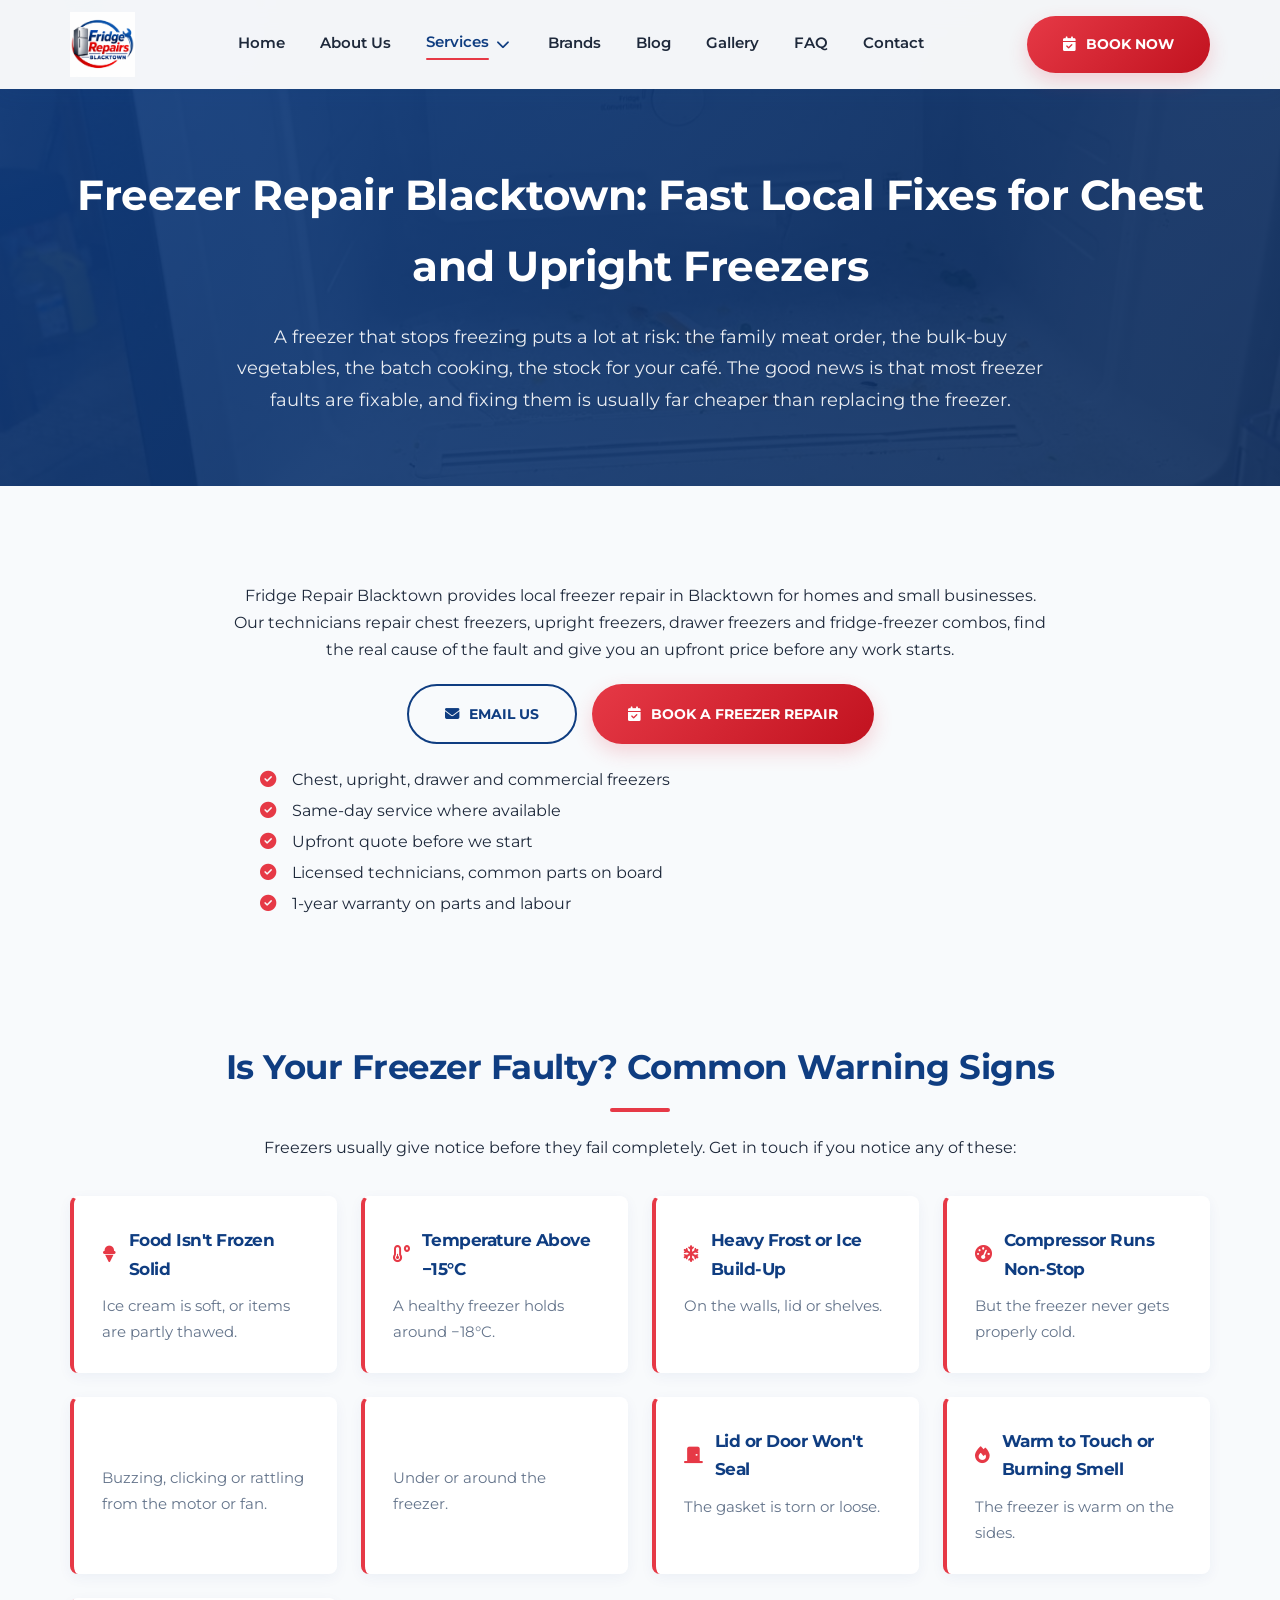
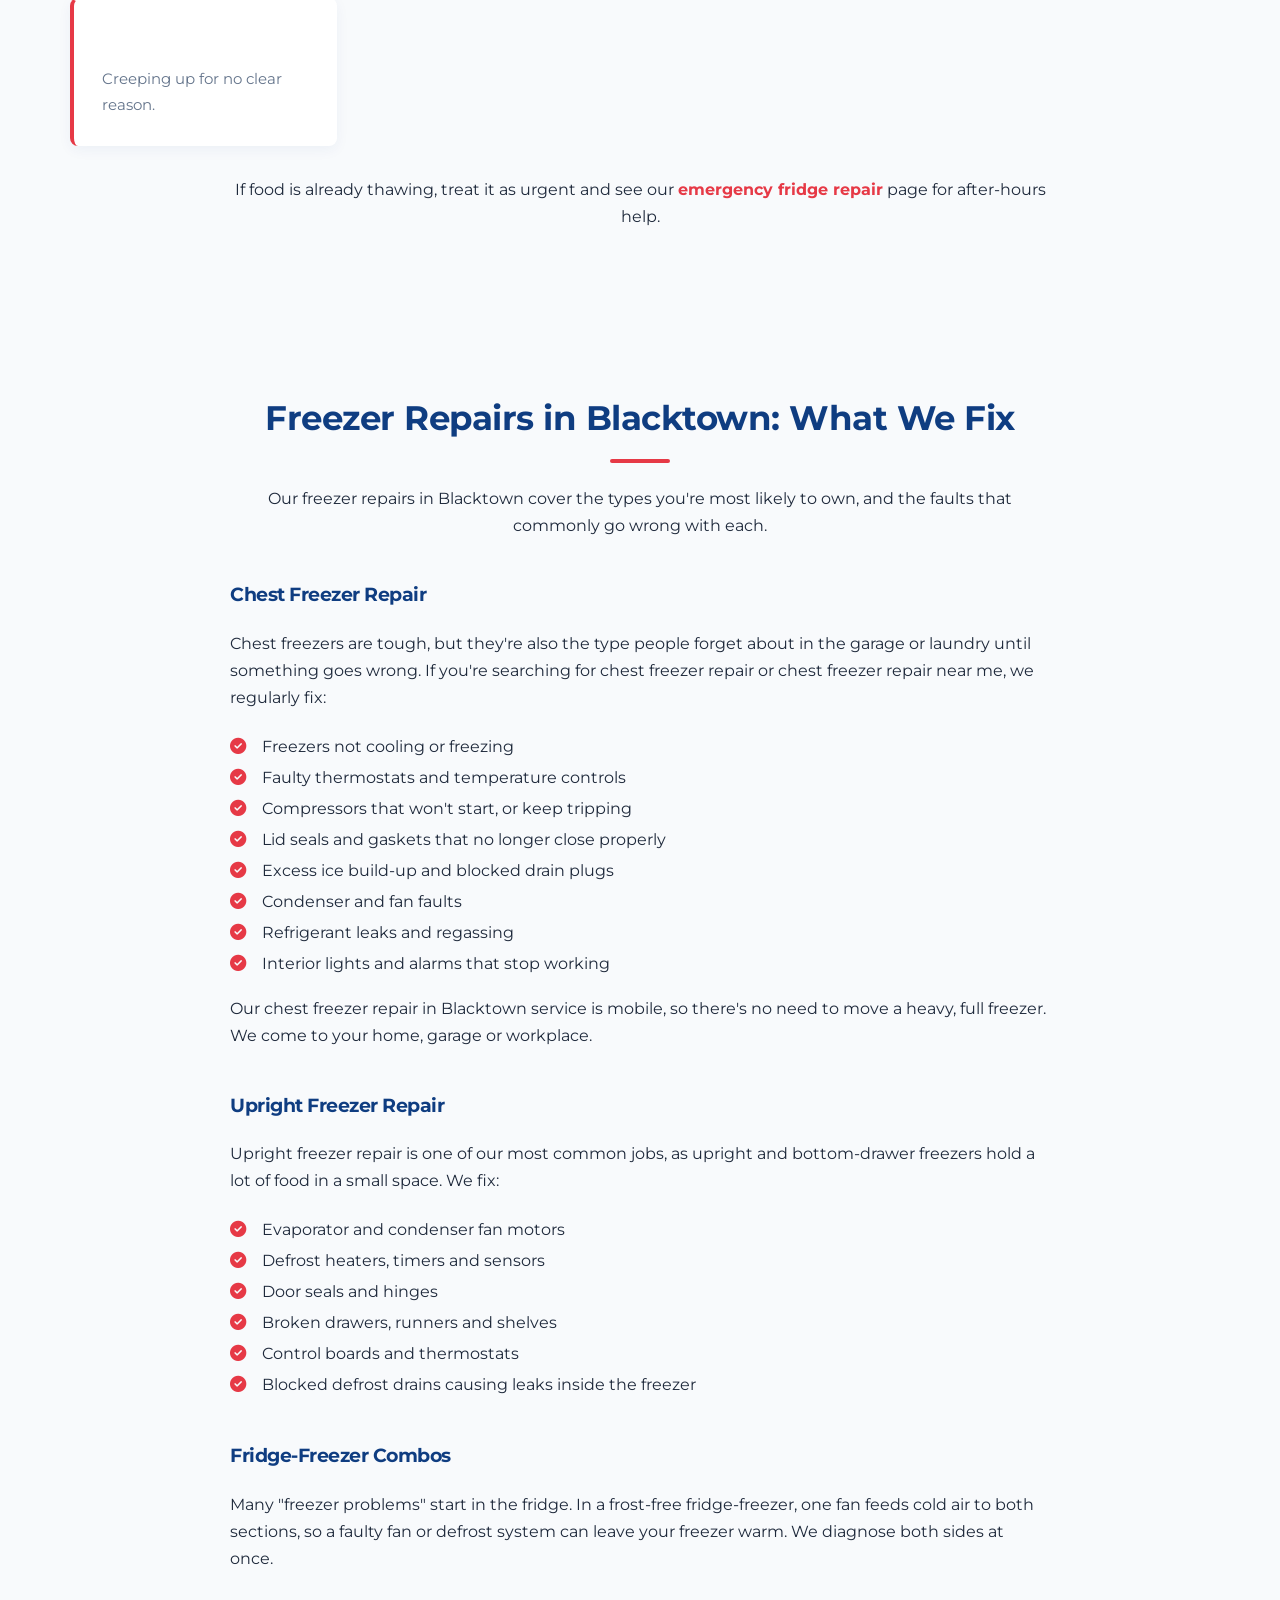
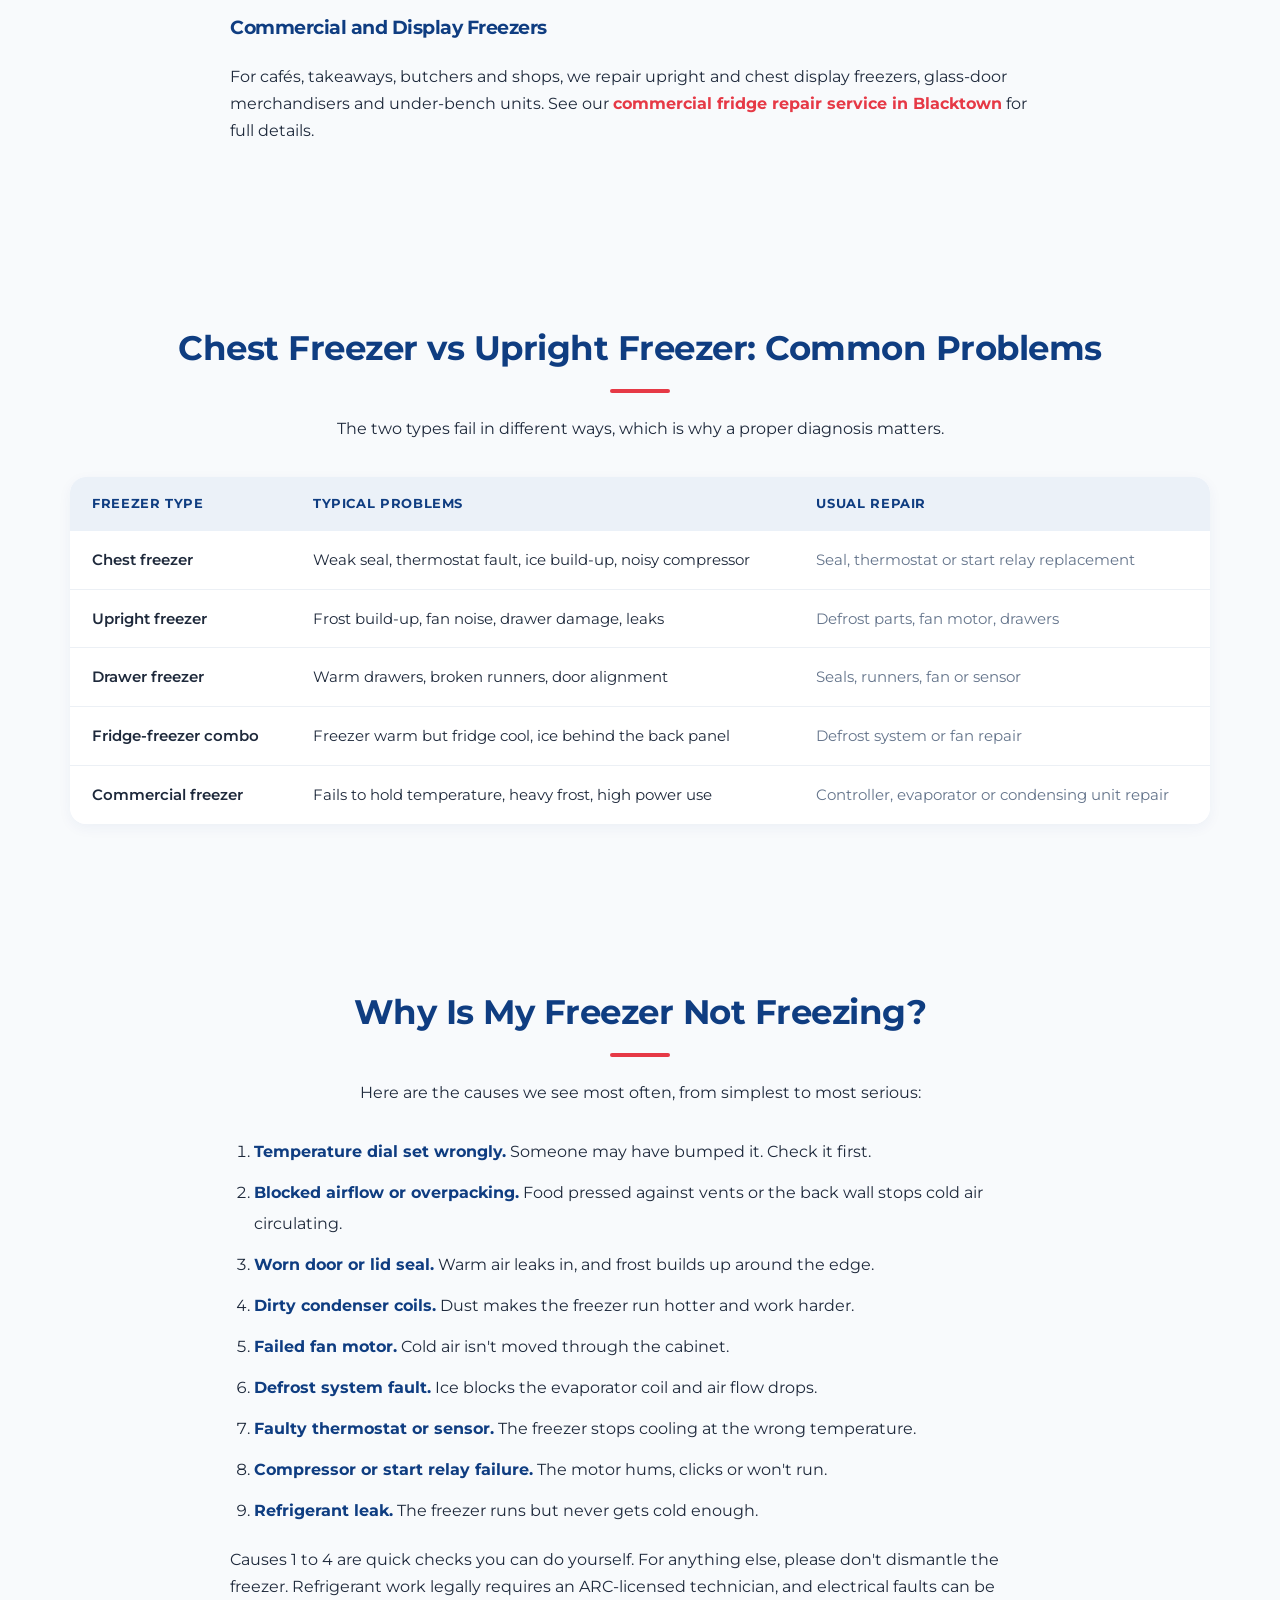
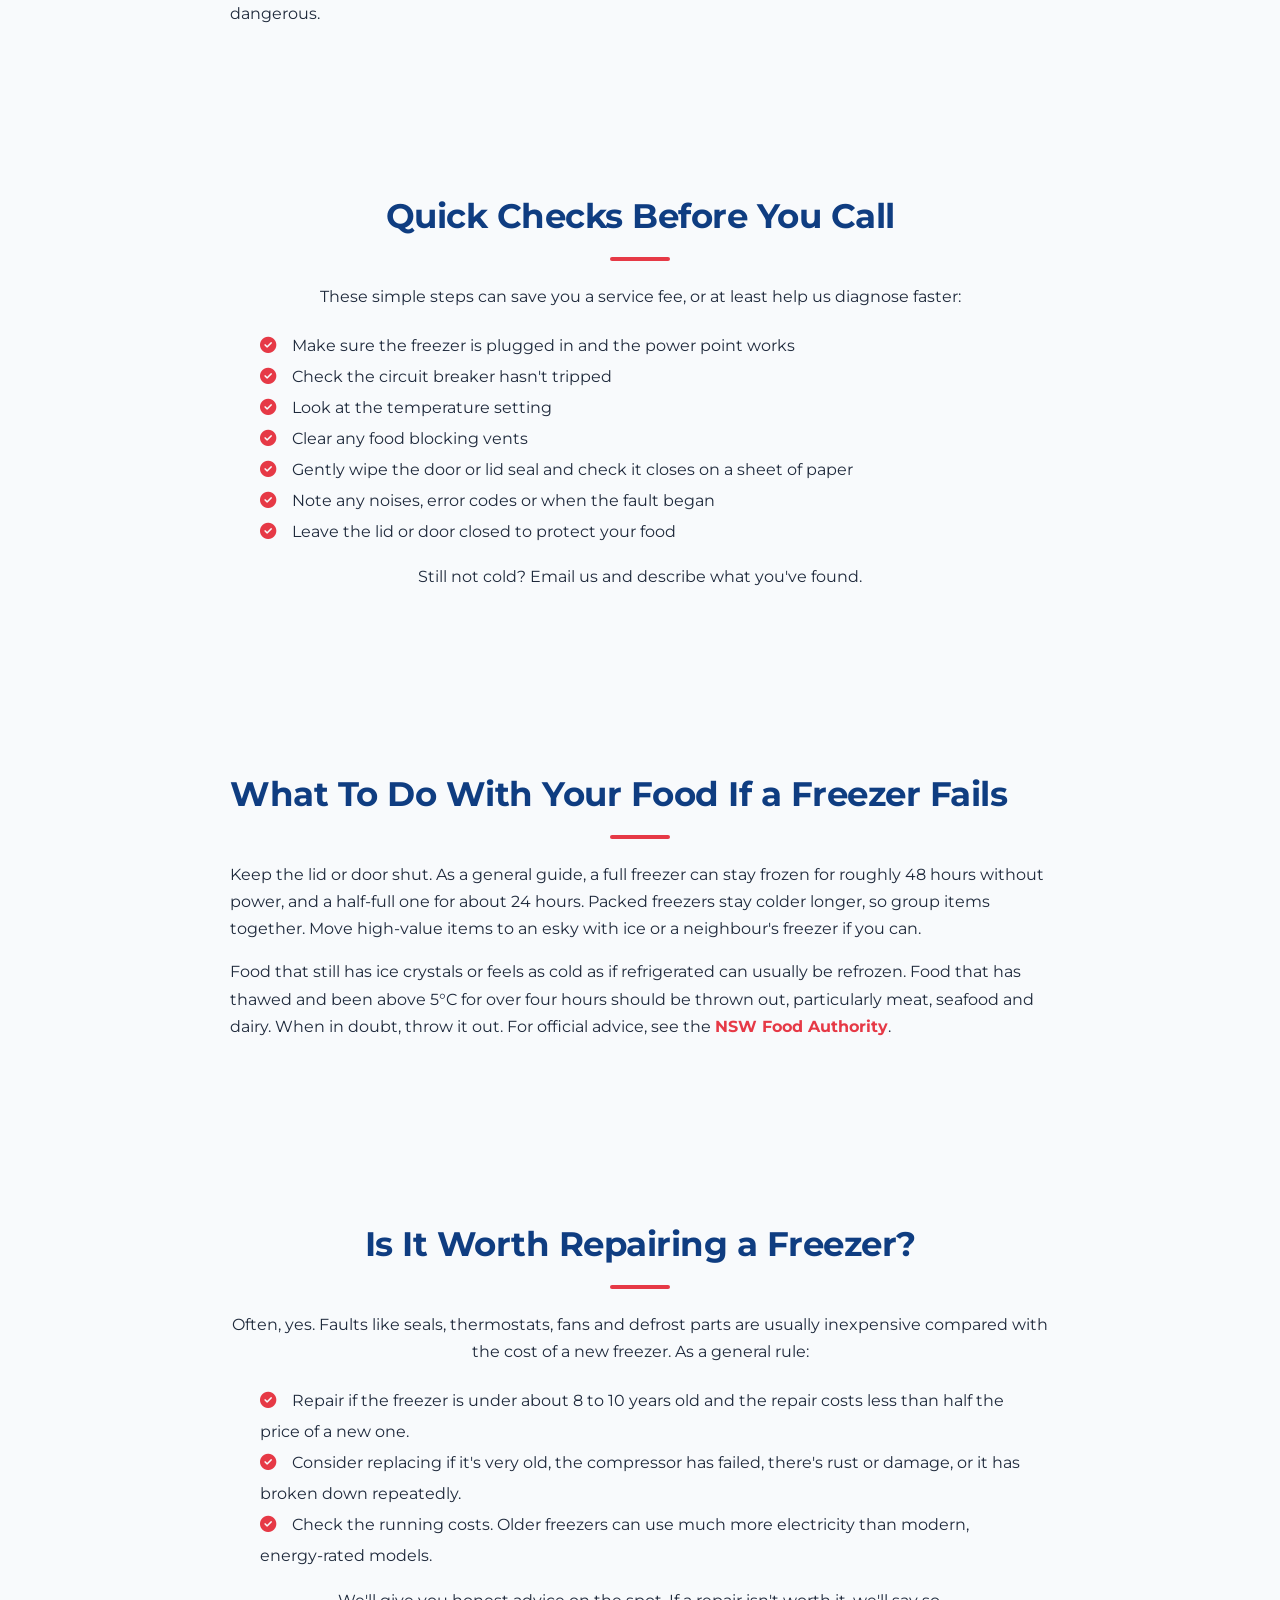
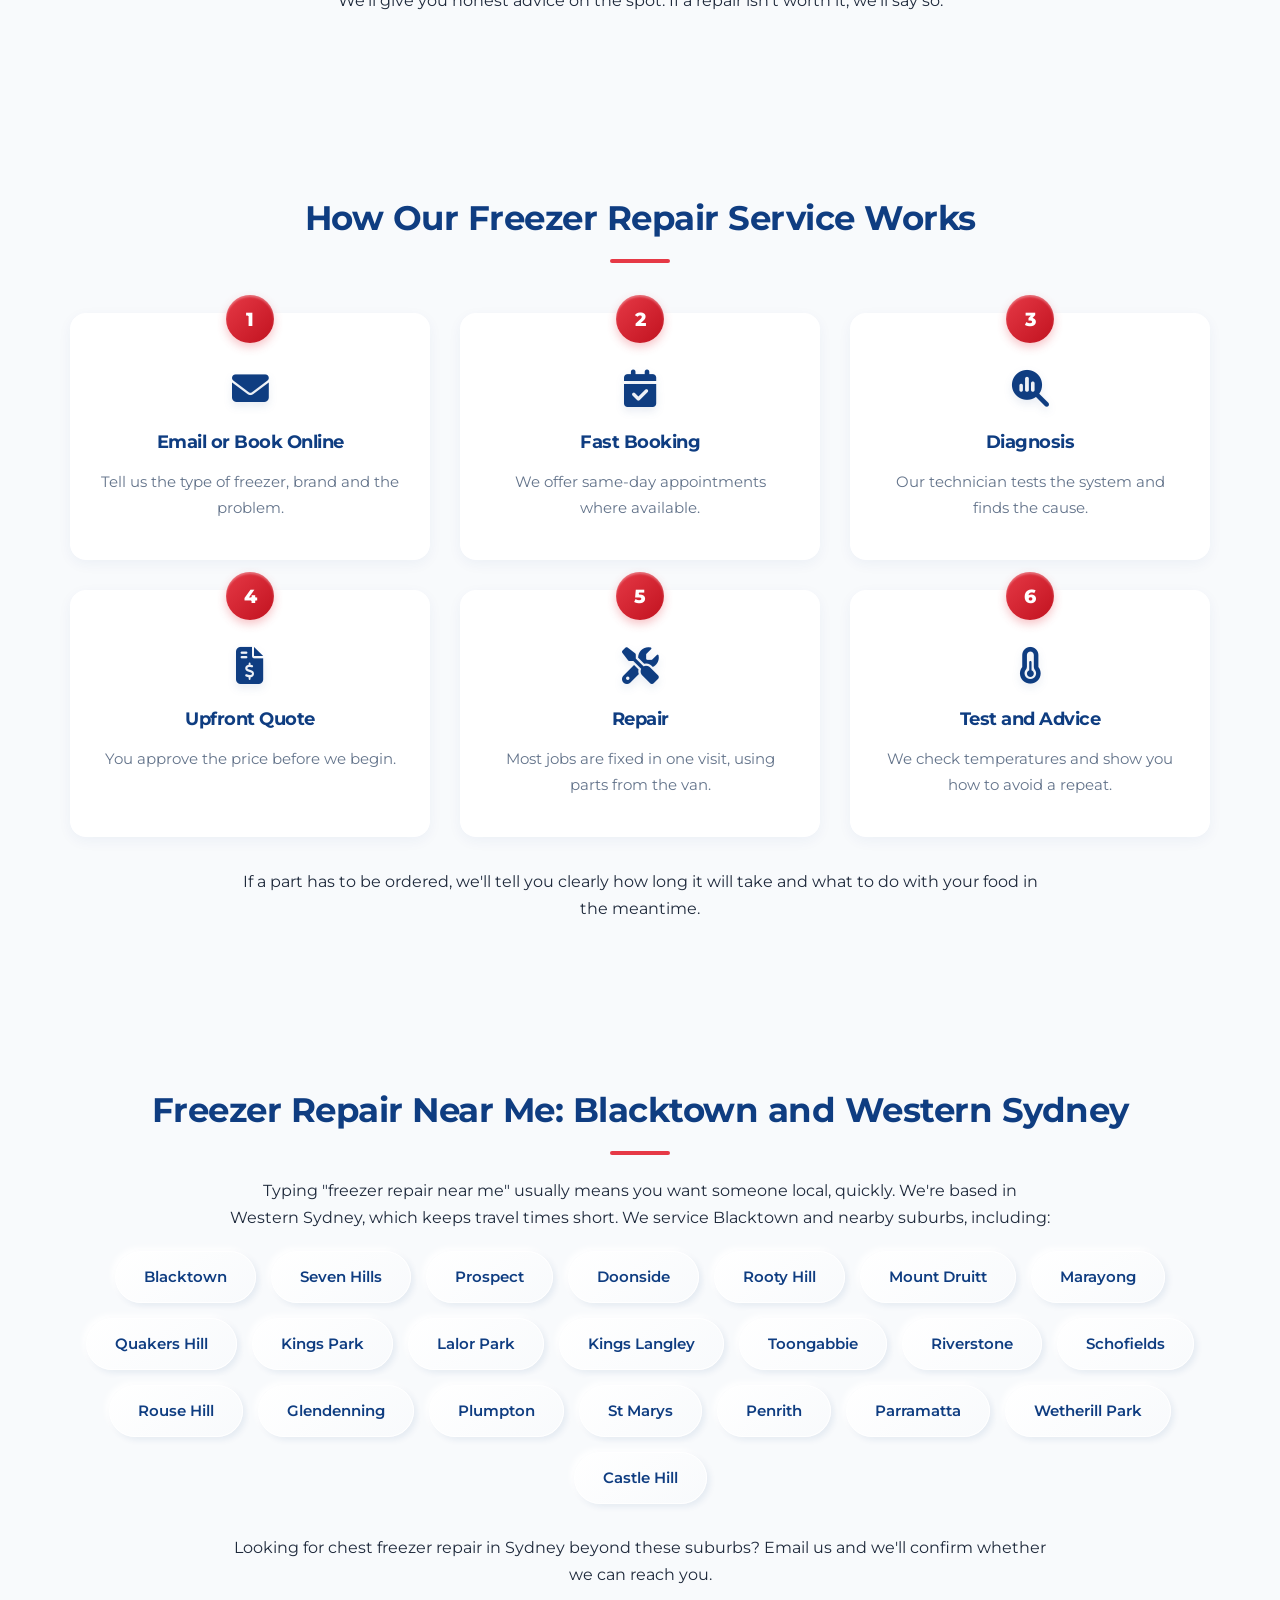
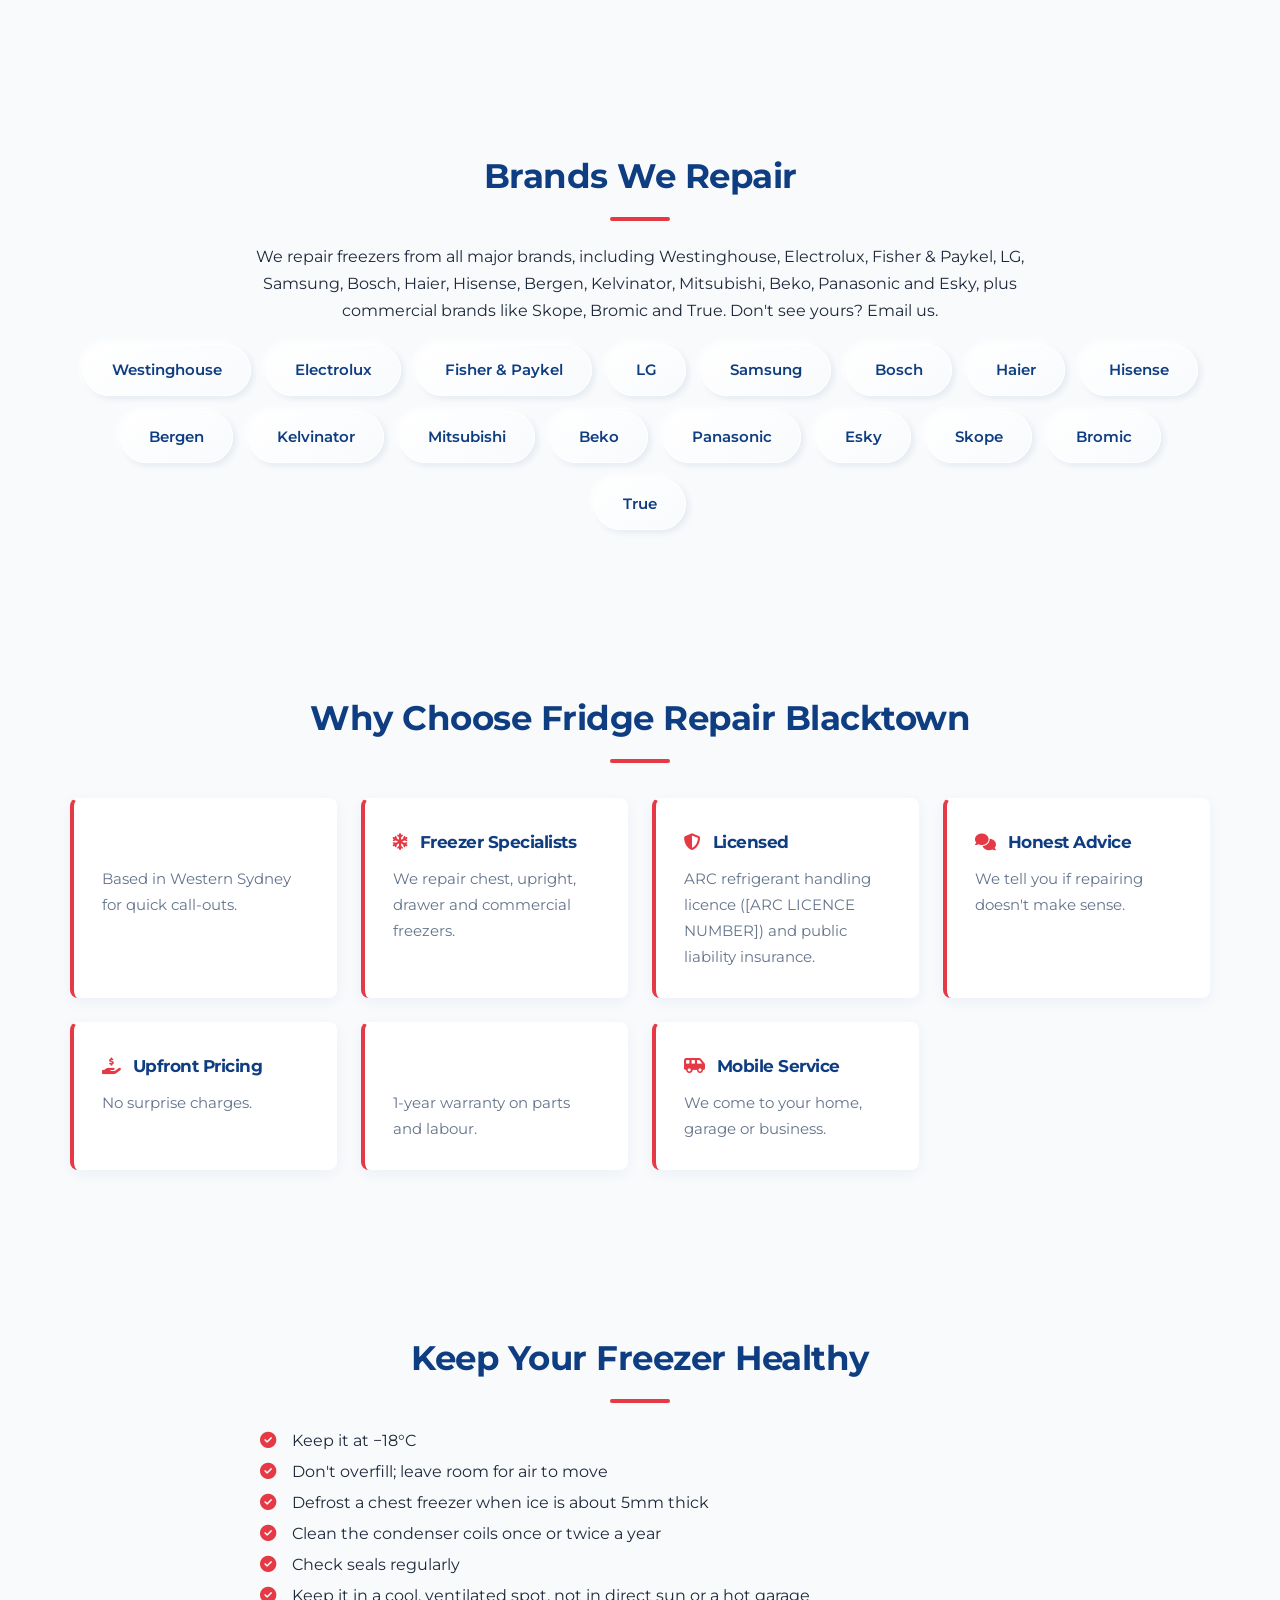
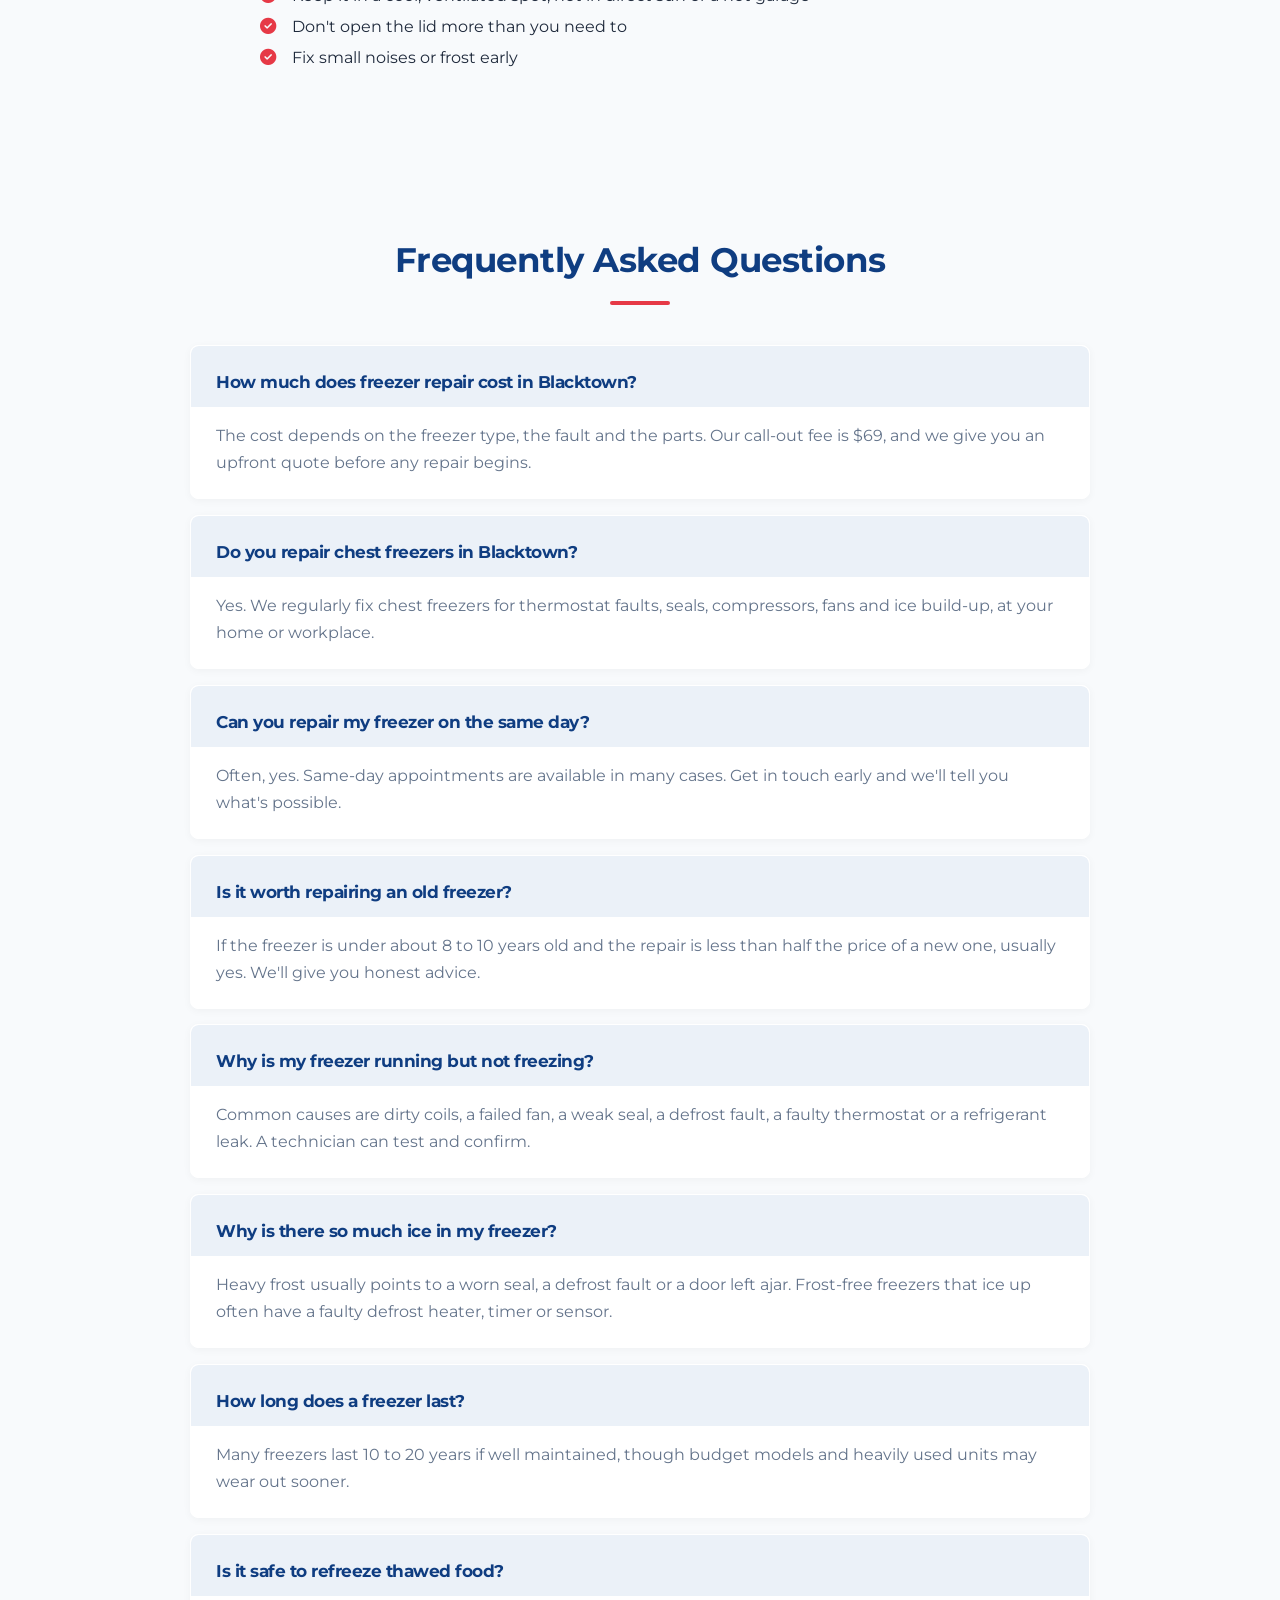
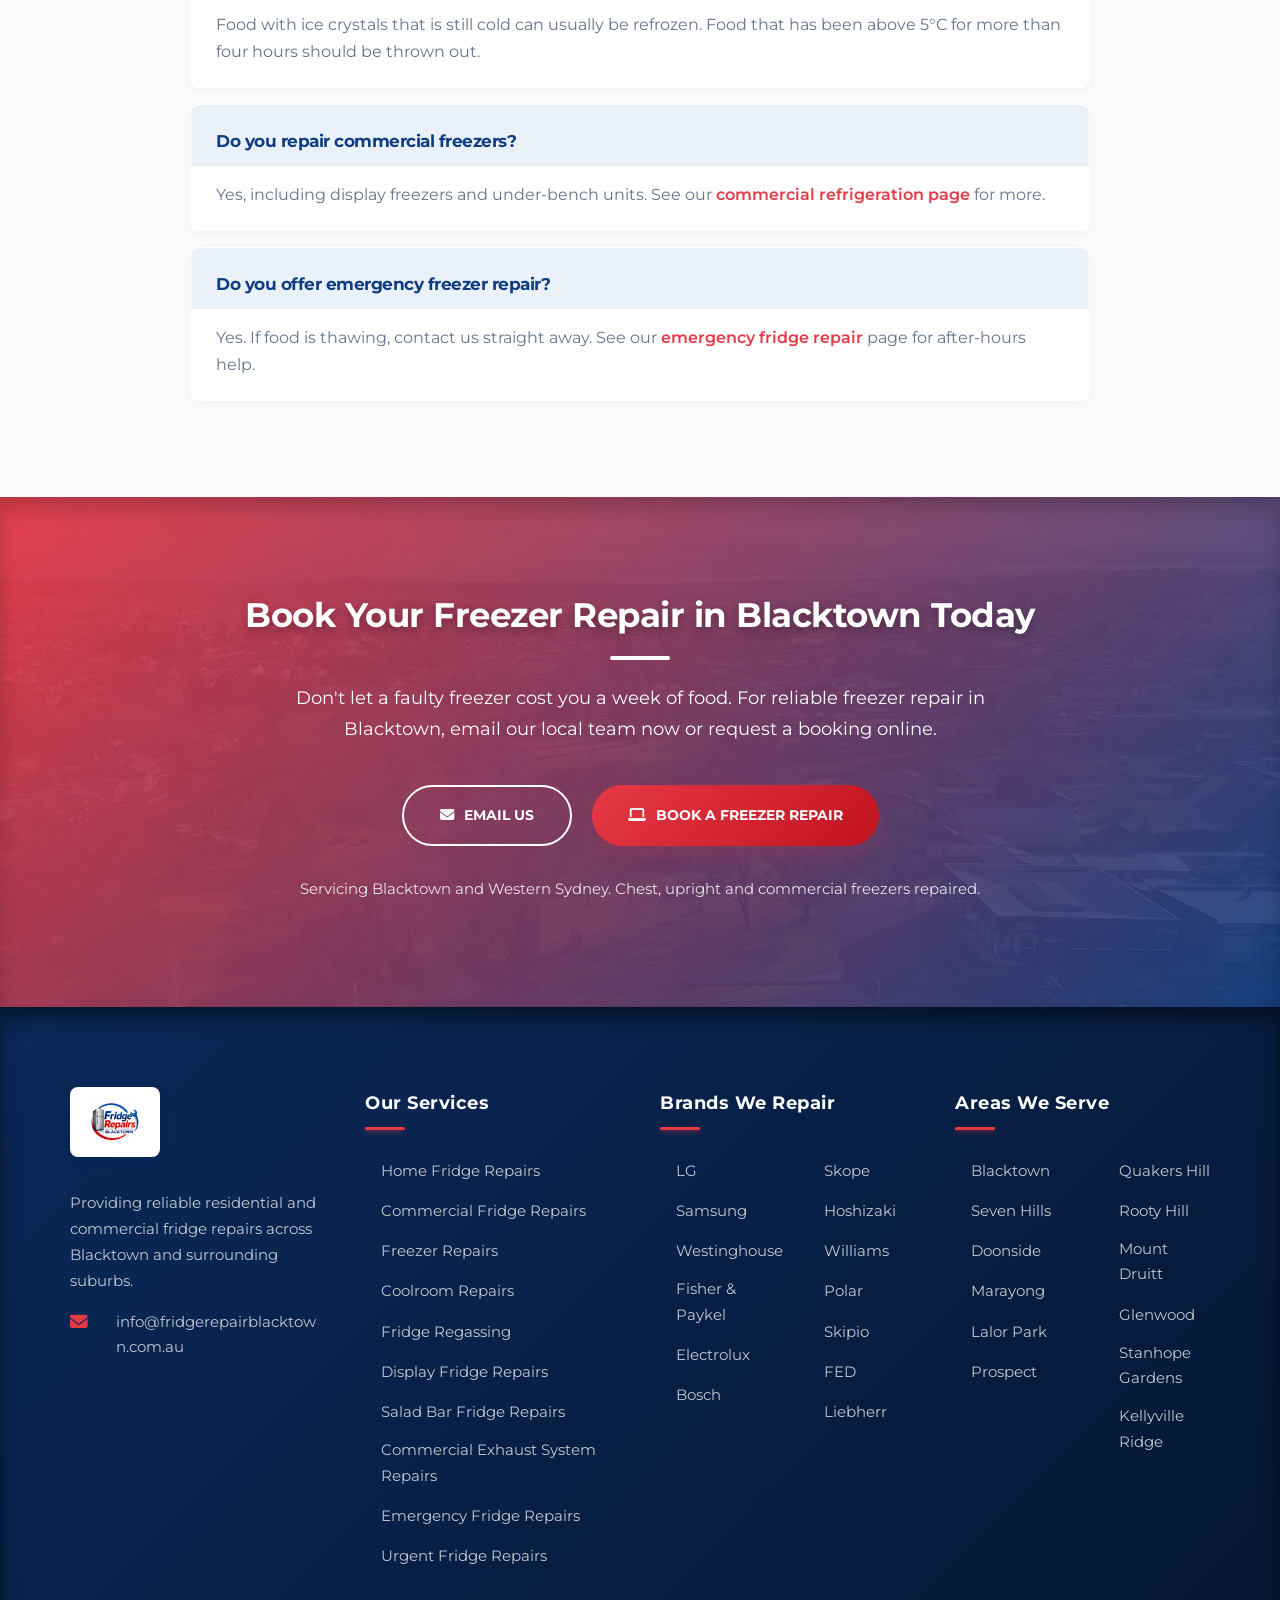
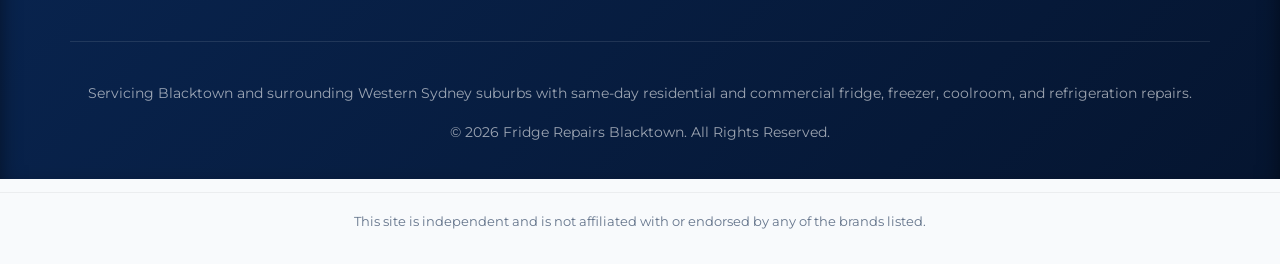
<file: freezer-repair-blacktown.html>
<!DOCTYPE html>
<html lang="en">
<head>
<meta charset="UTF-8">
<meta name="viewport" content="width=device-width, initial-scale=1.0">
<title>Freezer Repair Blacktown – Chest & Upright Freezers</title>
<meta name="description" content="Freezer not freezing or iced up? Local freezer repair in Blacktown for chest and upright freezers. Same-day help, upfront quotes and a repair warranty.">
<link rel="canonical" href="https://fridgerepairblacktown.com.au/freezer-repair-blacktown/">

<!--
    Schema notes (see project brief):
    - No telephone number or ARC licence number is published yet, so neither
      appears in the structured data below, matching the rest of the site.
    - The $69 call-out fee and 1-year parts/labour warranty are already
      published elsewhere on the site, so this page reuses those confirmed
      figures instead of leaving them as new placeholders.
-->
<script type="application/ld+json">
{
  "@context": "https://schema.org",
  "@graph": [
    {
      "@type": "WebPage",
      "@id": "https://fridgerepairblacktown.com.au/freezer-repair-blacktown/#webpage",
      "url": "https://fridgerepairblacktown.com.au/freezer-repair-blacktown/",
      "name": "Freezer Repair Blacktown – Chest & Upright Freezers",
      "description": "Freezer not freezing or iced up? Local freezer repair in Blacktown for chest and upright freezers. Same-day help, upfront quotes and a repair warranty.",
      "about": { "@id": "https://fridgerepairblacktown.com.au/#organization" },
      "breadcrumb": { "@id": "https://fridgerepairblacktown.com.au/freezer-repair-blacktown/#breadcrumb" }
    },
    {
      "@type": "HVACBusiness",
      "@id": "https://fridgerepairblacktown.com.au/#organization",
      "name": "Fridge Repairs Blacktown",
      "url": "https://fridgerepairblacktown.com.au/",
      "logo": "https://fridgerepairblacktown.com.au/images/logo.webp",
      "email": "info@fridgerepairblacktown.com.au",
      "description": "Local team of licensed refrigeration mechanics repairing commercial and domestic fridges, freezers and coolrooms across Blacktown NSW 2148 and Western Sydney, usually the same day.",
      "priceRange": "$$",
      "areaServed": [
        { "@type": "City", "name": "Blacktown NSW 2148" },
        { "@type": "City", "name": "Seven Hills NSW 2147" },
        { "@type": "City", "name": "Mount Druitt NSW 2770" },
        { "@type": "City", "name": "Quakers Hill NSW 2763" },
        { "@type": "City", "name": "Parramatta NSW 2150" },
        { "@type": "City", "name": "Penrith NSW 2750" },
        { "@type": "AdministrativeArea", "name": "Western Sydney NSW" }
      ],
      "openingHoursSpecification": {
        "@type": "OpeningHoursSpecification",
        "dayOfWeek": ["Monday", "Tuesday", "Wednesday", "Thursday", "Friday", "Saturday", "Sunday"],
        "opens": "00:00",
        "closes": "23:59"
      },
      "sameAs": []
    },
    {
      "@type": "Service",
      "@id": "https://fridgerepairblacktown.com.au/freezer-repair-blacktown/#service",
      "name": "Freezer Repair",
      "serviceType": "Freezer repair",
      "provider": { "@id": "https://fridgerepairblacktown.com.au/#organization" },
      "areaServed": [
        { "@type": "City", "name": "Blacktown NSW 2148" },
        { "@type": "AdministrativeArea", "name": "Western Sydney NSW" }
      ],
      "description": "Repair of chest freezers, upright freezers, drawer freezers, fridge-freezer combos and commercial display freezers in Blacktown and Western Sydney, with same-day service where available.",
      "url": "https://fridgerepairblacktown.com.au/freezer-repair-blacktown/"
    },
    {
      "@type": "BreadcrumbList",
      "@id": "https://fridgerepairblacktown.com.au/freezer-repair-blacktown/#breadcrumb",
      "itemListElement": [
        { "@type": "ListItem", "position": 1, "name": "Home", "item": "https://fridgerepairblacktown.com.au/" },
        { "@type": "ListItem", "position": 2, "name": "Freezer Repair Blacktown", "item": "https://fridgerepairblacktown.com.au/freezer-repair-blacktown/" }
      ]
    },
    {
      "@type": "FAQPage",
      "@id": "https://fridgerepairblacktown.com.au/freezer-repair-blacktown/#faq",
      "mainEntity": [
        {
          "@type": "Question",
          "name": "How much does freezer repair cost in Blacktown?",
          "acceptedAnswer": { "@type": "Answer", "text": "The cost depends on the freezer type, the fault and the parts needed. Our call-out fee is $69, and we give you an upfront quote before any repair begins." }
        },
        {
          "@type": "Question",
          "name": "Do you repair chest freezers in Blacktown?",
          "acceptedAnswer": { "@type": "Answer", "text": "Yes. We regularly fix chest freezers for thermostat faults, seals, compressors, fans and ice build-up, at your home or workplace." }
        },
        {
          "@type": "Question",
          "name": "Can you repair my freezer on the same day?",
          "acceptedAnswer": { "@type": "Answer", "text": "Often, yes. Same-day appointments are available in many cases. Get in touch early and we'll tell you what's possible." }
        },
        {
          "@type": "Question",
          "name": "Is it worth repairing an old freezer?",
          "acceptedAnswer": { "@type": "Answer", "text": "If the freezer is under about 8 to 10 years old and the repair is less than half the price of a new one, usually yes. We'll give you honest advice." }
        },
        {
          "@type": "Question",
          "name": "Why is my freezer running but not freezing?",
          "acceptedAnswer": { "@type": "Answer", "text": "Common causes are dirty coils, a failed fan, a weak seal, a defrost fault, a faulty thermostat or a refrigerant leak. A technician can test and confirm." }
        },
        {
          "@type": "Question",
          "name": "Why is there so much ice in my freezer?",
          "acceptedAnswer": { "@type": "Answer", "text": "Heavy frost usually points to a worn seal, a defrost fault or a door left ajar. Frost-free freezers that ice up often have a faulty defrost heater, timer or sensor." }
        },
        {
          "@type": "Question",
          "name": "How long does a freezer last?",
          "acceptedAnswer": { "@type": "Answer", "text": "Many freezers last 10 to 20 years if well maintained, though budget models and heavily used units may wear out sooner." }
        },
        {
          "@type": "Question",
          "name": "Is it safe to refreeze thawed food?",
          "acceptedAnswer": { "@type": "Answer", "text": "Food with ice crystals that is still cold can usually be refrozen. Food that has been above 5°C for more than four hours should be thrown out." }
        },
        {
          "@type": "Question",
          "name": "Do you repair commercial freezers?",
          "acceptedAnswer": { "@type": "Answer", "text": "Yes, including display freezers and under-bench units." }
        },
        {
          "@type": "Question",
          "name": "Do you offer emergency freezer repair?",
          "acceptedAnswer": { "@type": "Answer", "text": "Yes. If food is thawing, contact us straight away for after-hours help." }
        }
      ]
    }
  ]
}
</script>

<!-- Favicon (Logo in browser tab) -->
<link rel="icon" type="image/webp" href="/images/logo.webp">
<link rel="apple-touch-icon" href="/images/logo.webp">

<!-- Preconnect for faster font/icon loading -->
<link rel="preconnect" href="https://fonts.googleapis.com">
<link rel="preconnect" href="https://fonts.gstatic.com" crossorigin>
<link rel="preconnect" href="https://cdnjs.cloudflare.com" crossorigin>

<link rel="preload" as="image" fetchpriority="high" href="/images/blacktown.webp">

<!-- Fonts -->
<link rel="preload" as="style" href="https://fonts.googleapis.com/css2?family=Montserrat:wght@400;500;600;700;800&display=swap">
<link href="https://fonts.googleapis.com/css2?family=Montserrat:wght@400;500;600;700;800&display=swap" rel="stylesheet">
<link rel="stylesheet" href="https://cdnjs.cloudflare.com/ajax/libs/font-awesome/6.4.0/css/all.min.css">

<style>
    :root {
        --primary: #0F3D81;
        --primary-light: #EBF1F8;
        --primary-dark: #0A2959;
        --secondary: #E63946;
        --secondary-dark: #C1121F;
        --text-dark: #1E293B;
        --text-light: #64748B;
        --bg-light: #F8FAFC;
        --white: #ffffff;
        --font-main: 'Montserrat', sans-serif;
        --radius: 16px;
        --radius-sm: 8px;
        --shadow-sm: 0 4px 14px rgba(15, 61, 129, 0.05);
        --shadow-md: 0 12px 32px rgba(15, 61, 129, 0.08);
        --shadow-3d: 0 15px 35px -5px rgba(15, 61, 129, 0.15), 0 5px 15px rgba(0,0,0,0.05);
        --shadow-hover: 0 25px 50px -12px rgba(15, 61, 129, 0.25), 0 15px 15px -10px rgba(15, 61, 129, 0.15);
        --transition: all 0.4s cubic-bezier(0.25, 1, 0.5, 1);
    }

    * { box-sizing: border-box; }

    html { scroll-behavior: smooth; scroll-padding-top: 90px; }

    body { margin: 0; background-color: var(--bg-light); overflow-x: hidden; -webkit-font-smoothing: antialiased; }

    .frb-reveal { opacity: 0; transform: perspective(1200px) translateY(50px) translateZ(-50px) rotateX(-8deg); transition: opacity 0.8s cubic-bezier(0.25, 1, 0.5, 1), transform 0.8s cubic-bezier(0.25, 1, 0.5, 1); will-change: opacity, transform; }
    .frb-reveal.active { opacity: 1; transform: perspective(1200px) translateY(0) translateZ(0) rotateX(0deg); }

    .frb-global-styles { font-family: var(--font-main); font-size: 16px; color: var(--text-dark); line-height: 1.7; }
    .frb-global-styles a { text-decoration: none; transition: var(--transition); }
    .frb-global-styles h1, .frb-global-styles h2, .frb-global-styles h3 { color: var(--primary); margin-top: 0; font-weight: 700; letter-spacing: -0.5px; }

    /* HEADER & BLUR SCROLL EFFECT */
    .frb-site-header {
        width: 100%;
        background-color: rgba(255, 255, 255, 0.95);
        backdrop-filter: blur(12px);
        -webkit-backdrop-filter: blur(12px);
        box-shadow: 0 4px 20px rgba(15, 61, 129, 0.08);
        position: fixed;
        top: 0;
        left: 0;
        z-index: 9999;
        transition: background-color 0.3s ease, box-shadow 0.3s ease, backdrop-filter 0.3s ease, -webkit-backdrop-filter 0.3s ease;
    }
    .frb-site-header.scrolled {
        background-color: rgba(255, 255, 255, 0.75);
        backdrop-filter: blur(20px);
        -webkit-backdrop-filter: blur(20px);
        box-shadow: 0 8px 25px rgba(15, 61, 129, 0.12);
    }
    .frb-header-container { width: 90%; max-width: 1140px; margin: 0 auto; display: flex; justify-content: space-between; align-items: center; padding: 12px 0; }
    .frb-logo img { max-height: 65px; width: auto; display: block; transition: var(--transition); }
    .frb-logo img:hover { transform: scale(1.03) translateY(-2px); }
    .frb-main-nav { flex-grow: 1; display: flex; justify-content: center; }
    .frb-main-nav ul { list-style: none; display: flex; gap: 35px; margin: 0; padding: 0; }
    .frb-main-nav ul li a { color: var(--text-dark); font-weight: 600; font-size: 0.95rem; text-transform: capitalize; position: relative; padding-bottom: 6px; }
    .frb-main-nav ul li a::after { content: ''; position: absolute; bottom: 0; left: 0; width: 0; height: 2px; background-color: var(--secondary); transition: var(--transition); border-radius: 2px; }

    .frb-main-nav ul li a.active { color: var(--primary); }
    .frb-main-nav ul li a.active::after { width: 100%; }

    @media (hover: hover) and (pointer: fine) {
        .frb-main-nav ul li a:hover { color: var(--primary); }
        .frb-main-nav ul li a:hover::after { width: 100%; }
    }

    .frb-header-actions { display: flex; align-items: center; gap: 20px; }
    .frb-mobile-toggle { display: none; background: none; border: none; font-size: 1.8rem; cursor: pointer; color: var(--primary); }

    .frb-container { width: 90%; max-width: 1140px; margin: 0 auto; padding: 80px 0; }

    .frb-btn { display: inline-flex; align-items: center; justify-content: center; gap: 10px; padding: 16px 36px; border-radius: 50px; font-weight: 700; text-transform: uppercase; font-size: 0.9em; border: none; background: linear-gradient(135deg, var(--secondary) 0%, var(--secondary-dark) 100%); color: var(--white); cursor: pointer; transition: var(--transition); box-shadow: 0 8px 20px rgba(230, 57, 70, 0.2); }
    .frb-btn:hover { color: var(--white); transform: translateY(-3px) scale(1.02); box-shadow: 0 12px 25px rgba(230, 57, 70, 0.3); }
    .frb-btn-outline { background: transparent; color: var(--primary); border: 2px solid var(--primary); box-shadow: none; }
    .frb-btn-outline:hover { background-color: var(--primary); color: var(--white); transform: translateY(-3px) scale(1.02); }

    /* MOBILE STICKY CTA */
    .frb-mobile-cta { display: none; position: fixed; bottom: 0; left: 0; width: 100%; z-index: 9998; }
    .frb-mobile-cta .frb-btn { width: 100%; border-radius: 0; padding: 20px; font-size: 1.05rem; box-shadow: 0 -5px 25px rgba(15, 61, 129, 0.2); }

    /* BANNER */
    .frb-page-banner { background: linear-gradient(135deg, rgba(15, 61, 129, 0.92), rgba(10, 41, 89, 0.9)), url('/images/blacktown.webp') center/cover no-repeat; padding: 160px 0 70px; text-align: center; color: var(--white); }
    .frb-page-banner h1 { font-size: clamp(28px, 4.4vw, 42px); color: var(--white); margin-bottom: 18px; border: none; }
    .frb-page-banner p { font-size: 1.1em; color: rgba(255,255,255,0.9); max-width: 820px; margin: 0 auto; line-height: 1.8; }

    /* SECTION TITLES */
    .frb-bg-light { background-color: var(--bg-light); }
    .frb-text-center { text-align: center; }
    h2, .frb-section-title { font-size: clamp(26px, 4vw, 34px) !important; margin-bottom: 22px; position: relative; padding-bottom: 15px; }
    h3.frb-section-title { font-size: clamp(20px, 3vw, 24px) !important; }
    .frb-section-title::after { content: ''; position: absolute; bottom: 0; left: 0; width: 60px; height: 4px; border-radius: 4px; background-color: var(--secondary); }
    .frb-section-title.center::after { left: 50%; transform: translateX(-50%); }

    /* INTRO BLOCK UNDER BANNER */
    .frb-intro-block { max-width: 820px; margin: 0 auto; text-align: center; }
    .frb-article-block { max-width: 820px; margin: 0 auto; }
    .frb-check-list { list-style: none; padding: 0; margin: 20px auto 0; max-width: 760px; text-align: left; font-size: 1.02em; line-height: 1.9; }
    .frb-check-list li i { color: var(--secondary); margin-right: 12px; }
    .frb-check-list.left { margin-left: 0; margin-right: 0; max-width: 100%; }
    ol.frb-numbered-list { max-width: 820px; margin: 30px auto 0; padding-left: 24px; line-height: 1.9; font-size: 1.02em; }
    ol.frb-numbered-list li { margin-bottom: 10px; }
    ol.frb-numbered-list li strong { color: var(--primary); }

    /* FAULT / SIGNS CARDS */
    .frb-faults-grid { display: grid; grid-template-columns: repeat(auto-fit, minmax(260px, 1fr)); gap: 24px; margin-top: 35px; }
    .frb-fault-card { background: var(--white); border-radius: var(--radius-sm); padding: 28px; border-left: 4px solid var(--secondary); box-shadow: var(--shadow-sm); transition: var(--transition); border-top: 2px solid rgba(255,255,255,1); transform-style: preserve-3d; backface-visibility: hidden; }
    @media (hover: hover) { .frb-fault-card:hover { transform: translateX(5px) perspective(1000px) rotateY(-4deg); box-shadow: var(--shadow-hover); } }
    .frb-fault-card h3 { font-size: 1.05em; color: var(--primary); margin-bottom: 10px; display: flex; align-items: center; gap: 12px; }
    .frb-fault-card h3 i { color: var(--secondary); }
    .frb-fault-card p { font-size: 0.95em; margin: 0; color: var(--text-light); }

    /* COMPARE / DATA TABLE */
    .frb-table-wrapper { overflow-x: auto; margin-top: 35px; border-radius: var(--radius); box-shadow: var(--shadow-sm); }
    table.frb-compare-table { width: 100%; border-collapse: collapse; background: var(--white); min-width: 620px; }
    table.frb-compare-table th { background: var(--primary-light); color: var(--primary); text-align: left; padding: 16px 22px; font-size: 0.8em; text-transform: uppercase; letter-spacing: 0.05em; font-weight: 700; }
    table.frb-compare-table td { padding: 16px 22px; border-bottom: 1px solid rgba(15, 61, 129, 0.08); font-size: 0.95em; }
    table.frb-compare-table tr:last-child td { border-bottom: none; }
    table.frb-compare-table td:first-child { font-weight: 600; color: var(--text-dark); }
    table.frb-compare-table td:last-child { color: var(--text-light); }

    /* PROCESS STEPS */
    .frb-process-grid { display: grid; grid-template-columns: repeat(auto-fit, minmax(280px, 1fr)); gap: 30px; margin-top: 50px; text-align: center; }
    .frb-process-step { position: relative; padding: 40px 30px; border-radius: var(--radius); background: var(--white); box-shadow: var(--shadow-sm); transition: var(--transition); z-index: 1; border-top: 2px solid rgba(255,255,255,1); transform-style: preserve-3d; backface-visibility: hidden; }
    @media (hover: hover) { .frb-process-step:hover { transform: translateY(-8px) scale(1.02); box-shadow: var(--shadow-hover); z-index: 2; } .frb-process-step:hover i { color: var(--secondary); transform: scale(1.15) translateZ(20px); } }
    .frb-step-num { position: absolute; top: -20px; left: 50%; transform: translateX(-50%); width: 48px; height: 48px; background: linear-gradient(135deg, var(--secondary), var(--secondary-dark)); color: var(--white); display: flex; align-items: center; justify-content: center; border-radius: 50%; font-weight: 800; font-size: 1.2em; box-shadow: 0 4px 10px rgba(230,57,70,0.3), inset 0 2px 2px rgba(255,255,255,0.3); z-index: 2; }
    .frb-process-step i { font-size: 2.3em; color: var(--primary); margin: 15px 0 20px; display: block; transition: var(--transition); filter: drop-shadow(0 4px 4px rgba(15,61,129,0.1)); }
    .frb-process-step h3 { font-size: 1.1em; margin-bottom: 12px; transform: translateZ(15px); }
    .frb-process-step p { color: var(--text-light); font-size: 0.95em; margin: 0; transform: translateZ(10px); }

    /* TAG GRID */
    .frb-tag-grid { display: flex; flex-wrap: wrap; justify-content: center; gap: 15px; margin-top: 20px; }
    .frb-tag-item { background: linear-gradient(145deg, var(--white), var(--bg-light)); color: var(--primary); padding: 12px 28px; border-radius: 50px; font-weight: 600; font-size: 0.95em; transition: var(--transition); border: 1px solid rgba(255,255,255,1); box-shadow: 3px 3px 6px rgba(15, 61, 129, 0.08), -3px -3px 6px #ffffff; }
    @media (hover: hover) { .frb-tag-item:hover { background: linear-gradient(135deg, var(--primary), var(--primary-dark)); color: var(--white); transform: translateY(-3px) scale(1.05); box-shadow: 0 8px 15px rgba(15, 61, 129, 0.2); } }

    /* FAQ */
    .frb-faq-item { padding: 0; overflow: hidden; border-radius: var(--radius-sm); border: 1px solid rgba(255,255,255,1); margin-bottom: 16px; background: var(--white); box-shadow: 0 2px 8px rgba(0,0,0,0.04); transition: var(--transition); }
    @media (hover: hover) { .frb-faq-item:hover { transform: translateY(-2px); box-shadow: var(--shadow-hover); } }
    .frb-faq-question { padding: 22px 25px 10px 25px; font-weight: 600; color: var(--primary); background: var(--primary-light); border-radius: var(--radius-sm) var(--radius-sm) 0 0; display: block; width: 100%; text-align: left; font-family: var(--font-main); font-size: 1.05em; margin: 0; border: none; }
    .frb-faq-answer { color: var(--text-light); padding: 0 25px 22px 25px; background: var(--white); border-radius: 0 0 var(--radius-sm) var(--radius-sm); }
    .frb-faq-answer p { margin-top: 15px; margin-bottom: 0; line-height: 1.7; }
    .frb-faq-answer a { color: var(--secondary); font-weight: 600; }

    /* CTA SECTION */
    .frb-cta-section { background: linear-gradient(135deg, rgba(230, 57, 70, 0.95), rgba(15, 61, 129, 0.9)), url('/images/emergencyimage.webp') center/cover fixed; color: var(--white); text-align: center; padding: clamp(60px, 8vw, 90px) 20px; box-shadow: inset 0 10px 20px rgba(0,0,0,0.2); }
    .frb-cta-section .frb-section-title { color: var(--white); text-shadow: 0 4px 10px rgba(0,0,0,0.3); }
    .frb-cta-section .frb-section-title::after { background-color: var(--white); }
    .frb-cta-section .frb-btn-outline { color: var(--white); border-color: var(--white); }
    @media (hover: hover) { .frb-cta-section .frb-btn-outline:hover { background: var(--white); color: var(--primary); } }

    .frb-footer-note { text-align: center; padding: 18px 20px; font-size: 0.8em; color: var(--text-light); background: var(--bg-light); border-top: 1px solid rgba(0,0,0,0.05); }

    /* ================= MODERN FOOTER ================= */
    .frb-footer { background: linear-gradient(135deg, var(--primary-dark), #051530); color: var(--white); padding: 80px 0 20px; font-family: var(--font-main); box-shadow: inset 0 10px 20px rgba(0,0,0,0.5); }
    .frb-footer-grid { display: grid; grid-template-columns: repeat(auto-fit, minmax(220px, 1fr)); gap: 40px; width: 90%; max-width: 1140px; margin: 0 auto; }
    .frb-footer-logo-wrapper { background: var(--white); padding: 10px 20px; border-radius: var(--radius-sm); display: inline-block; box-shadow: var(--shadow-sm); margin-bottom: 15px; }
    .frb-footer-brand p { color: rgba(255, 255, 255, 0.75); font-size: 0.95em; line-height: 1.7; margin-top: 10px; }
    .frb-footer-contact { list-style: none; padding: 0; margin-top: 20px; }
    .frb-footer-contact li { display: flex; align-items: flex-start; gap: 12px; margin-bottom: 15px; color: rgba(255, 255, 255, 0.9); overflow-wrap: anywhere; word-break: break-word; }
    .frb-footer-contact i { color: var(--secondary); font-size: 1.1em; flex-shrink: 0; margin-top: 4px; }
    .frb-footer-contact a { color: inherit; text-decoration: none; transition: var(--transition); }
    @media (hover: hover) { .frb-footer-contact a:hover { color: var(--white); text-shadow: 0 0 10px rgba(255,255,255,0.5); } }
    .frb-footer-col h4 { color: var(--white); font-size: 1.15em; margin-top: 0; margin-bottom: 25px; position: relative; padding-bottom: 12px; font-weight: 700; letter-spacing: 0.5px; }
    .frb-footer-col h4::after { content: ''; position: absolute; bottom: 0; left: 0; width: 40px; height: 3px; border-radius: 3px; background: var(--secondary); box-shadow: 0 2px 5px rgba(230,57,70,0.5); }
    .frb-footer-col ul { list-style: none; padding: 0; margin: 0; }
    .frb-footer-col ul li { margin-bottom: 12px; }
    .frb-footer-col ul li a { color: rgba(255,255,255,0.75); transition: var(--transition); display: inline-flex; align-items: center; gap: 8px; font-size: 0.95em; }
    .frb-footer-col ul li a::before { content: '\f105'; font-family: 'Font Awesome 6 Free'; font-weight: 900; font-size: 0.8em; color: var(--secondary); opacity: 0; transform: translateX(-10px); transition: var(--transition); }
    @media (hover: hover) { .frb-footer-col ul li a:hover { color: var(--white); transform: translateX(5px); } .frb-footer-col ul li a:hover::before { opacity: 1; transform: translateX(0); } }
    .frb-copyright { text-align: center; margin-top: 60px; padding-top: 25px; border-top: 1px solid rgba(255,255,255,0.1); color: rgba(255,255,255,0.6); font-size: 0.9em; max-width: 1140px; margin-left: auto; margin-right: auto; width: 90%; }

    @media (max-width:576px) { .frb-footer-grid { gap: 30px; } }

    @media (max-width: 992px) {
        .frb-header-actions { display: none; }
        .frb-mobile-toggle { display: block; }
        .frb-main-nav { position: absolute; top: 100%; left: 0; width: 100%; background-color: var(--white); display: none; flex-direction: column; box-shadow: 0 10px 25px rgba(0,0,0,0.1); max-height: calc(100vh - 90px); overflow-y: auto; border-top: 1px solid rgba(0,0,0,0.05); z-index: 10000; }
        .frb-main-nav.active { display: flex !important; }
        .frb-main-nav ul { flex-direction: column; gap: 0; }
        .frb-main-nav ul li a { display: block; padding: 16px 20px; border-bottom: 1px solid rgba(0,0,0,0.05); text-align: center; }
        .frb-main-nav ul li a::after { display: none; }
        .frb-mobile-cta { display: block; }
        body { padding-bottom: 65px; }
        .frb-table-wrapper table { min-width: 560px; }
    }

    /* SERVICES DROPDOWN */
    .frb-has-dropdown { position: relative; }
    .frb-dropdown-toggle { display: none; position: absolute; top: 0; right: 0; width: 46px; height: 100%; align-items: center; justify-content: center; background: none; border: none; cursor: pointer; color: var(--primary); font-size: 0.85em; padding: 0; }
    @media (min-width: 993px) {
        .frb-has-dropdown { display: inline-flex; align-items: center; }
        .frb-dropdown-toggle { display: inline-flex; position: static; width: auto; height: auto; min-width: 20px; min-height: 20px; margin-left: 4px; padding: 2px; }
    }
    .frb-dropdown-toggle i { transition: transform 0.3s ease; }
    .frb-has-dropdown.frb-dropdown-open .frb-dropdown-toggle i { transform: rotate(180deg); }
    .frb-main-nav .frb-dropdown-menu { display: block; list-style: none; margin: 0; padding: 10px; position: absolute; top: 100%; left: 50%; transform: translateX(-50%) translateY(8px); background: var(--white); min-width: 250px; border-radius: var(--radius-sm); box-shadow: var(--shadow-hover); opacity: 0; visibility: hidden; pointer-events: none; transition: opacity 0.25s ease, transform 0.25s ease, visibility 0.25s; z-index: 10001; }
    .frb-main-nav .frb-dropdown-menu li { margin: 0; width: auto; text-align: left; border-bottom: none; }
    .frb-main-nav .frb-dropdown-menu li a { display: block; padding: 10px 14px; border-radius: 6px; color: var(--text-dark); font-weight: 600; font-size: 0.92rem; white-space: nowrap; text-align: left; }
    .frb-main-nav .frb-dropdown-menu li a::after { display: none; }
    .frb-main-nav .frb-dropdown-menu li a:hover { background: var(--primary-light); color: var(--primary); }
    @media (hover: hover) and (pointer: fine) {
        .frb-has-dropdown:hover .frb-dropdown-menu { opacity: 1; visibility: visible; pointer-events: auto; transform: translateX(-50%) translateY(0); }
    }
    .frb-has-dropdown.frb-dropdown-open .frb-dropdown-menu { opacity: 1; visibility: visible; pointer-events: auto; transform: translateX(-50%) translateY(0); }
    @media (max-width: 992px) {
        .frb-dropdown-toggle { display: flex; }
        .frb-main-nav .frb-has-dropdown > a { padding-right: 46px; }
        .frb-main-nav .frb-dropdown-menu { position: static; transform: none; opacity: 1; visibility: visible; pointer-events: auto; box-shadow: none; background: var(--primary-light); max-height: 0; overflow: hidden; padding: 0; border-radius: 0; transition: max-height 0.3s ease; }
        .frb-has-dropdown.frb-dropdown-open .frb-dropdown-menu { max-height: 280px; transform: none; }
        .frb-main-nav .frb-dropdown-menu li a { padding: 14px 20px 14px 40px; border-bottom: 1px solid rgba(15,61,129,0.08); font-size: 0.95rem; text-align: center; white-space: normal; }
        .frb-main-nav .frb-dropdown-menu li:last-child a { border-bottom: none; }
    }
</style>
</head>
<body>

<div class="frb-global-styles">

    <!-- HEADER -->
    <header class="frb-site-header">
        <div class="frb-header-container">
            <div class="frb-logo">
                <a href="/"><img src="/images/logo.webp" alt="Fridge Repairs Blacktown Logo" width="200" height="65"></a>
            </div>
            <nav class="frb-main-nav" id="frb-mobile-nav">
                <ul>
                    <li><a href="/#hero">Home</a></li>
                    <li><a href="/about-us/">About Us</a></li>
                    <li class="frb-has-dropdown">
                        <a href="/#services" class="active">Services</a>
                        <button type="button" class="frb-dropdown-toggle" aria-expanded="false" aria-label="Toggle Services menu"><i class="fa-solid fa-chevron-down"></i></button>
                        <ul class="frb-dropdown-menu">
                            <li><a href="/commercial-fridge-repair-blacktown/">Commercial Fridge Repair</a></li>
                            <li><a href="/freezer-repair-blacktown/">Freezer Repair</a></li>
                            <li><a href="/emergency-fridge-repair/">Emergency Fridge Repair</a></li>
                            <li><a href="/#services">View All Services</a></li>
                        </ul>
                    </li>
                    <li><a href="/#brands">Brands</a></li>
                    <li><a href="/blog/">Blog</a></li>
                    <li><a href="/#image-grid">Gallery</a></li>
                    <li><a href="/#faq-section">FAQ</a></li>
                    <li><a href="/#contact">Contact</a></li>
                </ul>
            </nav>
            <div class="frb-header-actions">
                <a href="/#contact-form" class="frb-btn frb-header-btn"><i class="fa-solid fa-calendar-check"></i> Book Now</a>
            </div>
            <button class="frb-mobile-toggle" id="frb-menu-btn"><i class="fa-solid fa-bars"></i></button>
        </div>
    </header>

    <!-- PAGE BANNER / H1 -->
    <section class="frb-page-banner">
        <div class="frb-container" style="padding: 0;">
            <div class="frb-reveal active">
                <h1>Freezer Repair Blacktown: Fast Local Fixes for Chest and Upright Freezers</h1>
                <p>A freezer that stops freezing puts a lot at risk: the family meat order, the bulk-buy vegetables, the batch cooking, the stock for your café. The good news is that most freezer faults are fixable, and fixing them is usually far cheaper than replacing the freezer.</p>
            </div>
        </div>
    </section>

    <!-- INTRO / CTA -->
    <section class="frb-container frb-reveal" style="padding-bottom: 40px;">
        <div class="frb-intro-block">
            <p>Fridge Repair Blacktown provides local freezer repair in Blacktown for homes and small businesses. Our technicians repair chest freezers, upright freezers, drawer freezers and fridge-freezer combos, find the real cause of the fault and give you an upfront price before any work starts.</p>
            <div style="display: flex; gap: 15px; justify-content: center; flex-wrap: wrap; margin-top: 20px;">
                <a href="mailto:info@fridgerepairblacktown.com.au" class="frb-btn frb-btn-outline"><i class="fa-solid fa-envelope"></i> Email Us</a>
                <a href="/#contact-form" class="frb-btn"><i class="fa-solid fa-calendar-check"></i> Book a Freezer Repair</a>
            </div>
            <ul class="frb-check-list">
                <li><i class="fa-solid fa-circle-check"></i> Chest, upright, drawer and commercial freezers</li>
                <li><i class="fa-solid fa-circle-check"></i> Same-day service where available</li>
                <li><i class="fa-solid fa-circle-check"></i> Upfront quote before we start</li>
                <li><i class="fa-solid fa-circle-check"></i> Licensed technicians, common parts on board</li>
                <li><i class="fa-solid fa-circle-check"></i> 1-year warranty on parts and labour</li>
            </ul>
        </div>
    </section>

    <!-- WARNING SIGNS -->
    <section class="frb-bg-light">
        <div class="frb-container frb-reveal">
            <h2 class="frb-section-title center frb-text-center">Is Your Freezer Faulty? Common Warning Signs</h2>
            <p class="frb-text-center" style="max-width: 820px; margin: 0 auto;">Freezers usually give notice before they fail completely. Get in touch if you notice any of these:</p>
            <div class="frb-faults-grid">
                <div class="frb-fault-card"><h3><i class="fa-solid fa-ice-cream"></i> Food Isn't Frozen Solid</h3><p>Ice cream is soft, or items are partly thawed.</p></div>
                <div class="frb-fault-card"><h3><i class="fa-solid fa-temperature-low"></i> Temperature Above −15°C</h3><p>A healthy freezer holds around −18°C.</p></div>
                <div class="frb-fault-card"><h3><i class="fa-solid fa-snowflake"></i> Heavy Frost or Ice Build-Up</h3><p>On the walls, lid or shelves.</p></div>
                <div class="frb-fault-card"><h3><i class="fa-solid fa-gauge-high"></i> Compressor Runs Non-Stop</h3><p>But the freezer never gets properly cold.</p></div>
                <div class="frb-fault-card"><h3><i class="fa-solid fa-volume-high"></i> Loud Noises</h3><p>Buzzing, clicking or rattling from the motor or fan.</p></div>
                <div class="frb-fault-card"><h3><i class="fa-solid fa-droplet"></i> Water Pooling</h3><p>Under or around the freezer.</p></div>
                <div class="frb-fault-card"><h3><i class="fa-solid fa-door-closed"></i> Lid or Door Won't Seal</h3><p>The gasket is torn or loose.</p></div>
                <div class="frb-fault-card"><h3><i class="fa-solid fa-fire"></i> Warm to Touch or Burning Smell</h3><p>The freezer is warm on the sides.</p></div>
                <div class="frb-fault-card"><h3><i class="fa-solid fa-bolt"></i> Rising Power Bills</h3><p>Creeping up for no clear reason.</p></div>
            </div>
            <p class="frb-text-center" style="max-width: 820px; margin: 30px auto 0;">If food is already thawing, treat it as urgent and see our <a href="/emergency-fridge-repair/" style="color: var(--secondary); font-weight: 700;">emergency fridge repair</a> page for after-hours help.</p>
        </div>
    </section>

    <!-- WHAT WE FIX -->
    <section class="frb-container frb-reveal">
        <h2 class="frb-section-title center frb-text-center">Freezer Repairs in Blacktown: What We Fix</h2>
        <p class="frb-text-center" style="max-width: 820px; margin: 0 auto 10px;">Our freezer repairs in Blacktown cover the types you're most likely to own, and the faults that commonly go wrong with each.</p>

        <div class="frb-article-block" style="margin-top: 40px;">
            <h3>Chest Freezer Repair</h3>
            <p>Chest freezers are tough, but they're also the type people forget about in the garage or laundry until something goes wrong. If you're searching for chest freezer repair or chest freezer repair near me, we regularly fix:</p>
            <ul class="frb-check-list left">
                <li><i class="fa-solid fa-circle-check"></i> Freezers not cooling or freezing</li>
                <li><i class="fa-solid fa-circle-check"></i> Faulty thermostats and temperature controls</li>
                <li><i class="fa-solid fa-circle-check"></i> Compressors that won't start, or keep tripping</li>
                <li><i class="fa-solid fa-circle-check"></i> Lid seals and gaskets that no longer close properly</li>
                <li><i class="fa-solid fa-circle-check"></i> Excess ice build-up and blocked drain plugs</li>
                <li><i class="fa-solid fa-circle-check"></i> Condenser and fan faults</li>
                <li><i class="fa-solid fa-circle-check"></i> Refrigerant leaks and regassing</li>
                <li><i class="fa-solid fa-circle-check"></i> Interior lights and alarms that stop working</li>
            </ul>
            <p>Our chest freezer repair in Blacktown service is mobile, so there's no need to move a heavy, full freezer. We come to your home, garage or workplace.</p>

            <h3 style="margin-top: 40px;">Upright Freezer Repair</h3>
            <p>Upright freezer repair is one of our most common jobs, as upright and bottom-drawer freezers hold a lot of food in a small space. We fix:</p>
            <ul class="frb-check-list left">
                <li><i class="fa-solid fa-circle-check"></i> Evaporator and condenser fan motors</li>
                <li><i class="fa-solid fa-circle-check"></i> Defrost heaters, timers and sensors</li>
                <li><i class="fa-solid fa-circle-check"></i> Door seals and hinges</li>
                <li><i class="fa-solid fa-circle-check"></i> Broken drawers, runners and shelves</li>
                <li><i class="fa-solid fa-circle-check"></i> Control boards and thermostats</li>
                <li><i class="fa-solid fa-circle-check"></i> Blocked defrost drains causing leaks inside the freezer</li>
            </ul>

            <h3 style="margin-top: 40px;">Fridge-Freezer Combos</h3>
            <p>Many "freezer problems" start in the fridge. In a frost-free fridge-freezer, one fan feeds cold air to both sections, so a faulty fan or defrost system can leave your freezer warm. We diagnose both sides at once.</p>

            <h3 style="margin-top: 40px;">Commercial and Display Freezers</h3>
            <p>For cafés, takeaways, butchers and shops, we repair upright and chest display freezers, glass-door merchandisers and under-bench units. See our <a href="/commercial-fridge-repair-blacktown/" style="color: var(--secondary); font-weight: 700;">commercial fridge repair service in Blacktown</a> for full details.</p>
        </div>
    </section>

    <!-- CHEST VS UPRIGHT TABLE -->
    <section class="frb-bg-light">
        <div class="frb-container frb-reveal">
            <h2 class="frb-section-title center frb-text-center">Chest Freezer vs Upright Freezer: Common Problems</h2>
            <p class="frb-text-center" style="max-width: 820px; margin: 0 auto;">The two types fail in different ways, which is why a proper diagnosis matters.</p>
            <div class="frb-table-wrapper">
                <table class="frb-compare-table">
                    <thead>
                        <tr>
                            <th>Freezer Type</th>
                            <th>Typical Problems</th>
                            <th>Usual Repair</th>
                        </tr>
                    </thead>
                    <tbody>
                        <tr><td>Chest freezer</td><td>Weak seal, thermostat fault, ice build-up, noisy compressor</td><td>Seal, thermostat or start relay replacement</td></tr>
                        <tr><td>Upright freezer</td><td>Frost build-up, fan noise, drawer damage, leaks</td><td>Defrost parts, fan motor, drawers</td></tr>
                        <tr><td>Drawer freezer</td><td>Warm drawers, broken runners, door alignment</td><td>Seals, runners, fan or sensor</td></tr>
                        <tr><td>Fridge-freezer combo</td><td>Freezer warm but fridge cool, ice behind the back panel</td><td>Defrost system or fan repair</td></tr>
                        <tr><td>Commercial freezer</td><td>Fails to hold temperature, heavy frost, high power use</td><td>Controller, evaporator or condensing unit repair</td></tr>
                    </tbody>
                </table>
            </div>
        </div>
    </section>

    <!-- WHY NOT FREEZING -->
    <section class="frb-container frb-reveal">
        <div class="frb-article-block">
            <h2 class="frb-section-title center frb-text-center" style="text-align: center;">Why Is My Freezer Not Freezing?</h2>
            <p class="frb-text-center" style="max-width: 820px; margin: 0 auto;">Here are the causes we see most often, from simplest to most serious:</p>
            <ol class="frb-numbered-list">
                <li><strong>Temperature dial set wrongly.</strong> Someone may have bumped it. Check it first.</li>
                <li><strong>Blocked airflow or overpacking.</strong> Food pressed against vents or the back wall stops cold air circulating.</li>
                <li><strong>Worn door or lid seal.</strong> Warm air leaks in, and frost builds up around the edge.</li>
                <li><strong>Dirty condenser coils.</strong> Dust makes the freezer run hotter and work harder.</li>
                <li><strong>Failed fan motor.</strong> Cold air isn't moved through the cabinet.</li>
                <li><strong>Defrost system fault.</strong> Ice blocks the evaporator coil and air flow drops.</li>
                <li><strong>Faulty thermostat or sensor.</strong> The freezer stops cooling at the wrong temperature.</li>
                <li><strong>Compressor or start relay failure.</strong> The motor hums, clicks or won't run.</li>
                <li><strong>Refrigerant leak.</strong> The freezer runs but never gets cold enough.</li>
            </ol>
            <p style="max-width: 820px; margin: 20px auto 0;">Causes 1 to 4 are quick checks you can do yourself. For anything else, please don't dismantle the freezer. Refrigerant work legally requires an ARC-licensed technician, and electrical faults can be dangerous.</p>
        </div>
    </section>

    <!-- QUICK CHECKS -->
    <section class="frb-bg-light">
        <div class="frb-container frb-reveal">
            <h2 class="frb-section-title center frb-text-center">Quick Checks Before You Call</h2>
            <div class="frb-intro-block">
                <p>These simple steps can save you a service fee, or at least help us diagnose faster:</p>
                <ul class="frb-check-list">
                    <li><i class="fa-solid fa-circle-check"></i> Make sure the freezer is plugged in and the power point works</li>
                    <li><i class="fa-solid fa-circle-check"></i> Check the circuit breaker hasn't tripped</li>
                    <li><i class="fa-solid fa-circle-check"></i> Look at the temperature setting</li>
                    <li><i class="fa-solid fa-circle-check"></i> Clear any food blocking vents</li>
                    <li><i class="fa-solid fa-circle-check"></i> Gently wipe the door or lid seal and check it closes on a sheet of paper</li>
                    <li><i class="fa-solid fa-circle-check"></i> Note any noises, error codes or when the fault began</li>
                    <li><i class="fa-solid fa-circle-check"></i> Leave the lid or door closed to protect your food</li>
                </ul>
                <p>Still not cold? Email us and describe what you've found.</p>
            </div>
        </div>
    </section>

    <!-- FOOD SAFETY -->
    <section class="frb-container frb-reveal">
        <div class="frb-article-block">
            <h2 class="frb-section-title center">What To Do With Your Food If a Freezer Fails</h2>
            <p>Keep the lid or door shut. As a general guide, a full freezer can stay frozen for roughly 48 hours without power, and a half-full one for about 24 hours. Packed freezers stay colder longer, so group items together. Move high-value items to an esky with ice or a neighbour's freezer if you can.</p>
            <p>Food that still has ice crystals or feels as cold as if refrigerated can usually be refrozen. Food that has thawed and been above 5°C for over four hours should be thrown out, particularly meat, seafood and dairy. When in doubt, throw it out. For official advice, see the <a href="https://www.foodauthority.nsw.gov.au/" target="_blank" rel="noopener noreferrer" style="color: var(--secondary); font-weight: 700;">NSW Food Authority</a>.</p>
        </div>
    </section>

    <!-- REPAIR OR REPLACE -->
    <section class="frb-bg-light">
        <div class="frb-container frb-reveal">
            <h2 class="frb-section-title center frb-text-center">Is It Worth Repairing a Freezer?</h2>
            <div class="frb-intro-block">
                <p>Often, yes. Faults like seals, thermostats, fans and defrost parts are usually inexpensive compared with the cost of a new freezer. As a general rule:</p>
                <ul class="frb-check-list">
                    <li><i class="fa-solid fa-circle-check"></i> Repair if the freezer is under about 8 to 10 years old and the repair costs less than half the price of a new one.</li>
                    <li><i class="fa-solid fa-circle-check"></i> Consider replacing if it's very old, the compressor has failed, there's rust or damage, or it has broken down repeatedly.</li>
                    <li><i class="fa-solid fa-circle-check"></i> Check the running costs. Older freezers can use much more electricity than modern, energy-rated models.</li>
                </ul>
                <p>We'll give you honest advice on the spot. If a repair isn't worth it, we'll say so.</p>
            </div>
        </div>
    </section>

    <!-- HOW IT WORKS -->
    <section class="frb-container frb-reveal">
        <h2 class="frb-section-title center frb-text-center">How Our Freezer Repair Service Works</h2>
        <div class="frb-process-grid">
            <div class="frb-process-step frb-reveal">
                <span class="frb-step-num">1</span>
                <i class="fa-solid fa-envelope"></i>
                <h3>Email or Book Online</h3>
                <p>Tell us the type of freezer, brand and the problem.</p>
            </div>
            <div class="frb-process-step frb-reveal" style="transition-delay: 0.1s;">
                <span class="frb-step-num">2</span>
                <i class="fa-solid fa-calendar-check"></i>
                <h3>Fast Booking</h3>
                <p>We offer same-day appointments where available.</p>
            </div>
            <div class="frb-process-step frb-reveal" style="transition-delay: 0.2s;">
                <span class="frb-step-num">3</span>
                <i class="fa-solid fa-magnifying-glass-chart"></i>
                <h3>Diagnosis</h3>
                <p>Our technician tests the system and finds the cause.</p>
            </div>
            <div class="frb-process-step frb-reveal">
                <span class="frb-step-num">4</span>
                <i class="fa-solid fa-file-invoice-dollar"></i>
                <h3>Upfront Quote</h3>
                <p>You approve the price before we begin.</p>
            </div>
            <div class="frb-process-step frb-reveal" style="transition-delay: 0.1s;">
                <span class="frb-step-num">5</span>
                <i class="fa-solid fa-screwdriver-wrench"></i>
                <h3>Repair</h3>
                <p>Most jobs are fixed in one visit, using parts from the van.</p>
            </div>
            <div class="frb-process-step frb-reveal" style="transition-delay: 0.2s;">
                <span class="frb-step-num">6</span>
                <i class="fa-solid fa-thermometer-half"></i>
                <h3>Test and Advice</h3>
                <p>We check temperatures and show you how to avoid a repeat.</p>
            </div>
        </div>
        <p class="frb-text-center" style="max-width: 820px; margin: 30px auto 0;">If a part has to be ordered, we'll tell you clearly how long it will take and what to do with your food in the meantime.</p>
    </section>

    <!-- AREAS WE SERVE -->
    <section class="frb-bg-light frb-text-center">
        <div class="frb-container frb-reveal">
            <h2 class="frb-section-title center">Freezer Repair Near Me: Blacktown and Western Sydney</h2>
            <p style="max-width: 820px; margin: 0 auto;">Typing "freezer repair near me" usually means you want someone local, quickly. We're based in Western Sydney, which keeps travel times short. We service Blacktown and nearby suburbs, including:</p>
            <div class="frb-tag-grid">
                <div class="frb-tag-item">Blacktown</div>
                <div class="frb-tag-item">Seven Hills</div>
                <div class="frb-tag-item">Prospect</div>
                <div class="frb-tag-item">Doonside</div>
                <div class="frb-tag-item">Rooty Hill</div>
                <div class="frb-tag-item">Mount Druitt</div>
                <div class="frb-tag-item">Marayong</div>
                <div class="frb-tag-item">Quakers Hill</div>
                <div class="frb-tag-item">Kings Park</div>
                <div class="frb-tag-item">Lalor Park</div>
                <div class="frb-tag-item">Kings Langley</div>
                <div class="frb-tag-item">Toongabbie</div>
                <div class="frb-tag-item">Riverstone</div>
                <div class="frb-tag-item">Schofields</div>
                <div class="frb-tag-item">Rouse Hill</div>
                <div class="frb-tag-item">Glendenning</div>
                <div class="frb-tag-item">Plumpton</div>
                <div class="frb-tag-item">St Marys</div>
                <div class="frb-tag-item">Penrith</div>
                <div class="frb-tag-item">Parramatta</div>
                <div class="frb-tag-item">Wetherill Park</div>
                <div class="frb-tag-item">Castle Hill</div>
            </div>
            <p style="max-width: 820px; margin: 30px auto 0;">Looking for chest freezer repair in Sydney beyond these suburbs? Email us and we'll confirm whether we can reach you.</p>
        </div>
    </section>

    <!-- BRANDS -->
    <section class="frb-container frb-text-center frb-reveal">
        <h2 class="frb-section-title center">Brands We Repair</h2>
        <p style="max-width: 820px; margin: 0 auto;">We repair freezers from all major brands, including Westinghouse, Electrolux, Fisher &amp; Paykel, LG, Samsung, Bosch, Haier, Hisense, Bergen, Kelvinator, Mitsubishi, Beko, Panasonic and Esky, plus commercial brands like Skope, Bromic and True. Don't see yours? Email us.</p>
        <div class="frb-tag-grid">
            <div class="frb-tag-item">Westinghouse</div>
            <div class="frb-tag-item">Electrolux</div>
            <div class="frb-tag-item">Fisher &amp; Paykel</div>
            <div class="frb-tag-item">LG</div>
            <div class="frb-tag-item">Samsung</div>
            <div class="frb-tag-item">Bosch</div>
            <div class="frb-tag-item">Haier</div>
            <div class="frb-tag-item">Hisense</div>
            <div class="frb-tag-item">Bergen</div>
            <div class="frb-tag-item">Kelvinator</div>
            <div class="frb-tag-item">Mitsubishi</div>
            <div class="frb-tag-item">Beko</div>
            <div class="frb-tag-item">Panasonic</div>
            <div class="frb-tag-item">Esky</div>
            <div class="frb-tag-item">Skope</div>
            <div class="frb-tag-item">Bromic</div>
            <div class="frb-tag-item">True</div>
        </div>
    </section>

    <!-- WHY CHOOSE US -->
    <section class="frb-bg-light">
        <div class="frb-container frb-reveal">
            <h2 class="frb-section-title center frb-text-center">Why Choose Fridge Repair Blacktown</h2>
            <div class="frb-faults-grid">
                <div class="frb-fault-card"><h3><i class="fa-solid fa-location-dot"></i> Local and Fast</h3><p>Based in Western Sydney for quick call-outs.</p></div>
                <div class="frb-fault-card"><h3><i class="fa-solid fa-snowflake"></i> Freezer Specialists</h3><p>We repair chest, upright, drawer and commercial freezers.</p></div>
                <div class="frb-fault-card"><h3><i class="fa-solid fa-shield-halved"></i> Licensed</h3><p>ARC refrigerant handling licence ([ARC LICENCE NUMBER]) and public liability insurance.</p></div>
                <div class="frb-fault-card"><h3><i class="fa-solid fa-comments"></i> Honest Advice</h3><p>We tell you if repairing doesn't make sense.</p></div>
                <div class="frb-fault-card"><h3><i class="fa-solid fa-hand-holding-dollar"></i> Upfront Pricing</h3><p>No surprise charges.</p></div>
                <div class="frb-fault-card"><h3><i class="fa-solid fa-circle-check"></i> Guaranteed Work</h3><p>1-year warranty on parts and labour.</p></div>
                <div class="frb-fault-card"><h3><i class="fa-solid fa-van-shuttle"></i> Mobile Service</h3><p>We come to your home, garage or business.</p></div>
            </div>
        </div>
    </section>

    <!-- MAINTENANCE -->
    <section class="frb-container frb-reveal">
        <div class="frb-intro-block">
            <h2 class="frb-section-title center">Keep Your Freezer Healthy</h2>
            <ul class="frb-check-list">
                <li><i class="fa-solid fa-circle-check"></i> Keep it at −18°C</li>
                <li><i class="fa-solid fa-circle-check"></i> Don't overfill; leave room for air to move</li>
                <li><i class="fa-solid fa-circle-check"></i> Defrost a chest freezer when ice is about 5mm thick</li>
                <li><i class="fa-solid fa-circle-check"></i> Clean the condenser coils once or twice a year</li>
                <li><i class="fa-solid fa-circle-check"></i> Check seals regularly</li>
                <li><i class="fa-solid fa-circle-check"></i> Keep it in a cool, ventilated spot, not in direct sun or a hot garage</li>
                <li><i class="fa-solid fa-circle-check"></i> Don't open the lid more than you need to</li>
                <li><i class="fa-solid fa-circle-check"></i> Fix small noises or frost early</li>
            </ul>
        </div>
    </section>

    <!-- FAQ -->
    <section class="frb-bg-light" id="faq-section">
        <div class="frb-container frb-reveal">
            <h2 class="frb-section-title frb-text-center center">Frequently Asked Questions</h2>
            <div style="max-width: 900px; margin: 40px auto 0;">
                <div class="frb-faq-item frb-reveal"><h3 class="frb-faq-question">How much does freezer repair cost in Blacktown?</h3><div class="frb-faq-answer"><p>The cost depends on the freezer type, the fault and the parts. Our call-out fee is $69, and we give you an upfront quote before any repair begins.</p></div></div>
                <div class="frb-faq-item frb-reveal"><h3 class="frb-faq-question">Do you repair chest freezers in Blacktown?</h3><div class="frb-faq-answer"><p>Yes. We regularly fix chest freezers for thermostat faults, seals, compressors, fans and ice build-up, at your home or workplace.</p></div></div>
                <div class="frb-faq-item frb-reveal"><h3 class="frb-faq-question">Can you repair my freezer on the same day?</h3><div class="frb-faq-answer"><p>Often, yes. Same-day appointments are available in many cases. Get in touch early and we'll tell you what's possible.</p></div></div>
                <div class="frb-faq-item frb-reveal"><h3 class="frb-faq-question">Is it worth repairing an old freezer?</h3><div class="frb-faq-answer"><p>If the freezer is under about 8 to 10 years old and the repair is less than half the price of a new one, usually yes. We'll give you honest advice.</p></div></div>
                <div class="frb-faq-item frb-reveal"><h3 class="frb-faq-question">Why is my freezer running but not freezing?</h3><div class="frb-faq-answer"><p>Common causes are dirty coils, a failed fan, a weak seal, a defrost fault, a faulty thermostat or a refrigerant leak. A technician can test and confirm.</p></div></div>
                <div class="frb-faq-item frb-reveal"><h3 class="frb-faq-question">Why is there so much ice in my freezer?</h3><div class="frb-faq-answer"><p>Heavy frost usually points to a worn seal, a defrost fault or a door left ajar. Frost-free freezers that ice up often have a faulty defrost heater, timer or sensor.</p></div></div>
                <div class="frb-faq-item frb-reveal"><h3 class="frb-faq-question">How long does a freezer last?</h3><div class="frb-faq-answer"><p>Many freezers last 10 to 20 years if well maintained, though budget models and heavily used units may wear out sooner.</p></div></div>
                <div class="frb-faq-item frb-reveal"><h3 class="frb-faq-question">Is it safe to refreeze thawed food?</h3><div class="frb-faq-answer"><p>Food with ice crystals that is still cold can usually be refrozen. Food that has been above 5°C for more than four hours should be thrown out.</p></div></div>
                <div class="frb-faq-item frb-reveal"><h3 class="frb-faq-question">Do you repair commercial freezers?</h3><div class="frb-faq-answer"><p>Yes, including display freezers and under-bench units. See our <a href="/commercial-fridge-repair-blacktown/">commercial refrigeration page</a> for more.</p></div></div>
                <div class="frb-faq-item frb-reveal"><h3 class="frb-faq-question">Do you offer emergency freezer repair?</h3><div class="frb-faq-answer"><p>Yes. If food is thawing, contact us straight away. See our <a href="/emergency-fridge-repair/">emergency fridge repair</a> page for after-hours help.</p></div></div>
            </div>
        </div>
    </section>

    <!-- FINAL CTA -->
    <section class="frb-cta-section frb-reveal">
        <div class="frb-container" style="padding: 0;">
            <h2 class="frb-section-title center">Book Your Freezer Repair in Blacktown Today</h2>
            <p style="font-size: 1.1em; max-width: 700px; margin: 0 auto; line-height: 1.8;">Don't let a faulty freezer cost you a week of food. For reliable freezer repair in Blacktown, email our local team now or request a booking online.</p>
            <div style="display: flex; gap: 20px; justify-content: center; margin-top: 40px; flex-wrap: wrap;">
                <a href="mailto:info@fridgerepairblacktown.com.au" class="frb-btn frb-btn-outline"><i class="fa-solid fa-envelope"></i> Email Us</a>
                <a href="/#contact-form" class="frb-btn"><i class="fa-solid fa-laptop"></i> Book a Freezer Repair</a>
            </div>
            <p style="margin-top: 30px; font-size: 0.95em; color: rgba(255,255,255,0.85);">Servicing Blacktown and Western Sydney. Chest, upright and commercial freezers repaired.</p>
        </div>
    </section>

    <!-- FOOTER -->
    <footer class="frb-footer">
        <div class="frb-footer-grid">
            <div class="frb-footer-col frb-footer-brand">
                <div class="frb-footer-logo-wrapper">
                    <img src="/images/logo.webp" alt="Fridge Repairs Blacktown Logo" width="200" height="65" loading="lazy" decoding="async" style="max-height: 50px; width: auto; display: block;">
                </div>
                <p>Providing reliable residential and commercial fridge repairs across Blacktown and surrounding suburbs.</p>
                <ul class="frb-footer-contact">
                    <li><i class="fa-solid fa-envelope"></i> <a href="mailto:info@fridgerepairblacktown.com.au">info@fridgerepairblacktown.com.au</a></li>
                </ul>
            </div>
            <div class="frb-footer-col">
                <h4>Our Services</h4>
                <ul>
                    <li><a href="/#services">Home Fridge Repairs</a></li>
                    <li><a href="/commercial-fridge-repair-blacktown/">Commercial Fridge Repairs</a></li>
                    <li><a href="/freezer-repair-blacktown/">Freezer Repairs</a></li>
                    <li><a href="/#services">Coolroom Repairs</a></li>
                    <li><a href="/#services">Fridge Regassing</a></li>
                    <li><a href="/#services">Display Fridge Repairs</a></li>
                    <li><a href="/#services">Salad Bar Fridge Repairs</a></li>
                    <li><a href="/#services">Commercial Exhaust System Repairs</a></li>
                    <li><a href="/emergency-fridge-repair/">Emergency Fridge Repairs</a></li>
                    <li><a href="/emergency-fridge-repair/">Urgent Fridge Repairs</a></li>
                </ul>
            </div>
            <div class="frb-footer-col">
                <h4>Brands We Repair</h4>
                <div style="display: flex; flex-wrap: wrap; gap: 10px 40px;">
                    <ul style="flex: 1; min-width: 100px;">
                        <li><a href="/#brands">LG</a></li>
                        <li><a href="/#brands">Samsung</a></li>
                        <li><a href="/#brands">Westinghouse</a></li>
                        <li><a href="/#brands">Fisher & Paykel</a></li>
                        <li><a href="/#brands">Electrolux</a></li>
                        <li><a href="/#brands">Bosch</a></li>
                    </ul>
                    <ul style="flex: 1; min-width: 100px;">
                        <li><a href="/#brands">Skope</a></li>
                        <li><a href="/#brands">Hoshizaki</a></li>
                        <li><a href="/#brands">Williams</a></li>
                        <li><a href="/#brands">Polar</a></li>
                        <li><a href="/#brands">Skipio</a></li>
                        <li><a href="/#brands">FED</a></li>
                        <li><a href="/#brands">Liebherr</a></li>
                    </ul>
                </div>
            </div>
            <div class="frb-footer-col">
                <h4>Areas We Serve</h4>
                <div style="display: flex; flex-wrap: wrap; gap: 10px 40px;">
                    <ul style="flex: 1; min-width: 100px;">
                        <li><a href="/#areas">Blacktown</a></li>
                        <li><a href="/#areas">Seven Hills</a></li>
                        <li><a href="/#areas">Doonside</a></li>
                        <li><a href="/#areas">Marayong</a></li>
                        <li><a href="/#areas">Lalor Park</a></li>
                        <li><a href="/#areas">Prospect</a></li>
                    </ul>
                    <ul style="flex: 1; min-width: 100px;">
                        <li><a href="/#areas">Quakers Hill</a></li>
                        <li><a href="/#areas">Rooty Hill</a></li>
                        <li><a href="/#areas">Mount Druitt</a></li>
                        <li><a href="/#areas">Glenwood</a></li>
                        <li><a href="/#areas">Stanhope Gardens</a></li>
                        <li><a href="/#areas">Kellyville Ridge</a></li>
                    </ul>
                </div>
            </div>
        </div>
        <div class="frb-copyright">
            <p style="margin-bottom: 5px;">Servicing Blacktown and surrounding Western Sydney suburbs with same-day residential and commercial fridge, freezer, coolroom, and refrigeration repairs.</p>
            <p>&copy; 2026 Fridge Repairs Blacktown. All Rights Reserved.</p>
        </div>
    </footer>
    <p class="frb-footer-note">This site is independent and is not affiliated with or endorsed by any of the brands listed.</p>

    <!-- MOBILE STICKY BUTTON -->
    <div class="frb-mobile-cta">
        <a href="/#contact-form" class="frb-btn">
            <i class="fa-solid fa-calendar-check"></i> Book Now
        </a>
    </div>

</div>

<script>
    document.addEventListener("DOMContentLoaded", function() {

        // Header Scroll Effect
        const siteHeader = document.querySelector('.frb-site-header');
        if (siteHeader) {
            window.addEventListener('scroll', () => {
                if (window.scrollY > 30) {
                    siteHeader.classList.add('scrolled');
                } else {
                    siteHeader.classList.remove('scrolled');
                }
            });
        }

        // Mobile Menu Toggle
        const menuBtn = document.getElementById('frb-menu-btn');
        const mobileNav = document.getElementById('frb-mobile-nav');
        if(menuBtn && mobileNav) {
            menuBtn.addEventListener('click', function() {
                mobileNav.classList.toggle('active');
                const icon = menuBtn.querySelector('i');
                if(mobileNav.classList.contains('active')) {
                    icon.classList.remove('fa-bars'); icon.classList.add('fa-xmark');
                } else {
                    icon.classList.remove('fa-xmark'); icon.classList.add('fa-bars');
                }
            });
        }

        // Services Dropdown Toggle (mobile tap-to-expand; desktop also works via hover)
        document.querySelectorAll('.frb-dropdown-toggle').forEach(function(btn) {
            btn.addEventListener('click', function(e) {
                e.preventDefault();
                e.stopPropagation();
                const parentLi = btn.closest('.frb-has-dropdown');
                const isOpen = parentLi.classList.toggle('frb-dropdown-open');
                btn.setAttribute('aria-expanded', isOpen ? 'true' : 'false');
            });
        });

        // Close menu automatically with delay for smooth navigation
        const navLinks = document.querySelectorAll('.frb-main-nav ul li a');
        navLinks.forEach(link => {
            link.addEventListener('click', () => {
                if(mobileNav && mobileNav.classList.contains('active')) {
                    setTimeout(() => {
                        mobileNav.classList.remove('active');
                        if (menuBtn) {
                            const icon = menuBtn.querySelector('i');
                            if (icon) {
                                icon.classList.remove('fa-xmark');
                                icon.classList.add('fa-bars');
                            }
                        }
                    }, 150);
                }
            });
        });

        // Exact Anchor Scrolling (Same-page click handler)
        document.querySelectorAll('a[href*="#"]').forEach(anchor => {
            anchor.addEventListener('click', function (e) {
                const isSamePage = (this.pathname === window.location.pathname) ||
                                   (this.pathname === '/' && window.location.pathname === '/index.html');

                if (isSamePage) {
                    const targetId = this.hash;
                    if (targetId && targetId !== '#') {
                        const targetElement = document.querySelector(targetId);
                        if (targetElement) {
                            e.preventDefault();
                            if(mobileNav && mobileNav.classList.contains('active')) {
                                mobileNav.classList.remove('active');
                            }
                            const headerOffset = 90;
                            const elementPosition = targetElement.getBoundingClientRect().top;
                            const offsetPosition = elementPosition + window.scrollY - headerOffset;
                            window.scrollTo({ top: offsetPosition, behavior: "smooth" });
                            history.pushState(null, null, targetId);
                        }
                    }
                }
            });
        });

        // Scroll Animations
        function triggerRevealAnimation() {
            const revealElements = document.querySelectorAll('.frb-reveal:not(.active)');
            if('IntersectionObserver' in window) {
                if(!window.frbObserver) {
                    window.frbObserver = new IntersectionObserver((entries, observer) => {
                        entries.forEach(entry => {
                            if (entry.isIntersecting) {
                                entry.target.classList.add('active');
                                observer.unobserve(entry.target);
                            }
                        });
                    }, { rootMargin: '0px 0px -50px 0px', threshold: 0.1 });
                }
                revealElements.forEach(el => window.frbObserver.observe(el));
            } else {
                revealElements.forEach(el => el.classList.add('active'));
            }
        }

        triggerRevealAnimation();
    });

    // Cross-Page Anchor Links Multi-Retry Fix on Load
    window.addEventListener('load', function() {
        if (window.location.hash) {
            const hash = window.location.hash;

            const exactScrollToHash = (retries = 0) => {
                const targetElement = document.querySelector(hash);
                if (targetElement) {
                    const headerOffset = 90;
                    const elementPosition = targetElement.getBoundingClientRect().top;
                    const offsetPosition = elementPosition + window.scrollY - headerOffset;

                    window.scrollTo({
                        top: offsetPosition,
                        behavior: retries === 0 ? "auto" : "smooth"
                    });

                    if (retries < 3) {
                        setTimeout(() => exactScrollToHash(retries + 1), 200 * (retries + 1));
                    }
                }
            };

            setTimeout(() => exactScrollToHash(0), 150);
        }
    });
</script>
</body>
</html>
</file>
